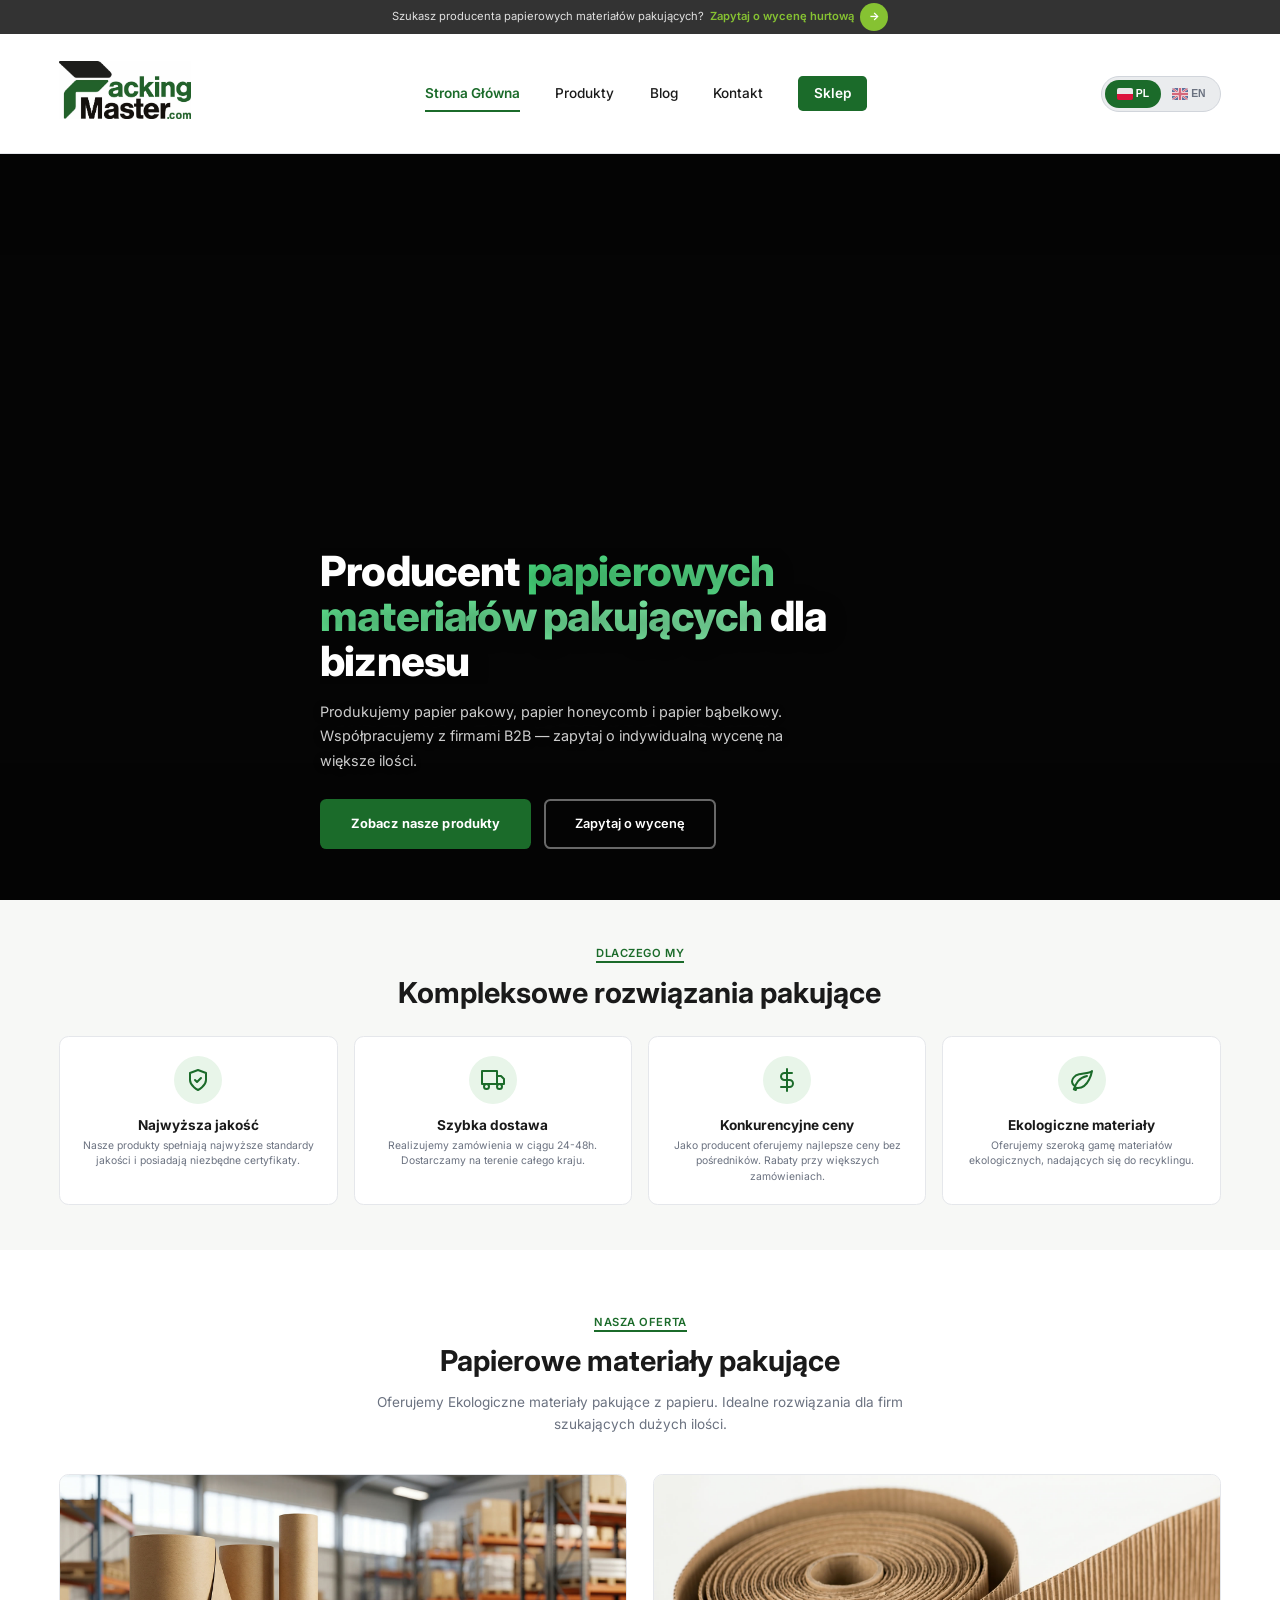
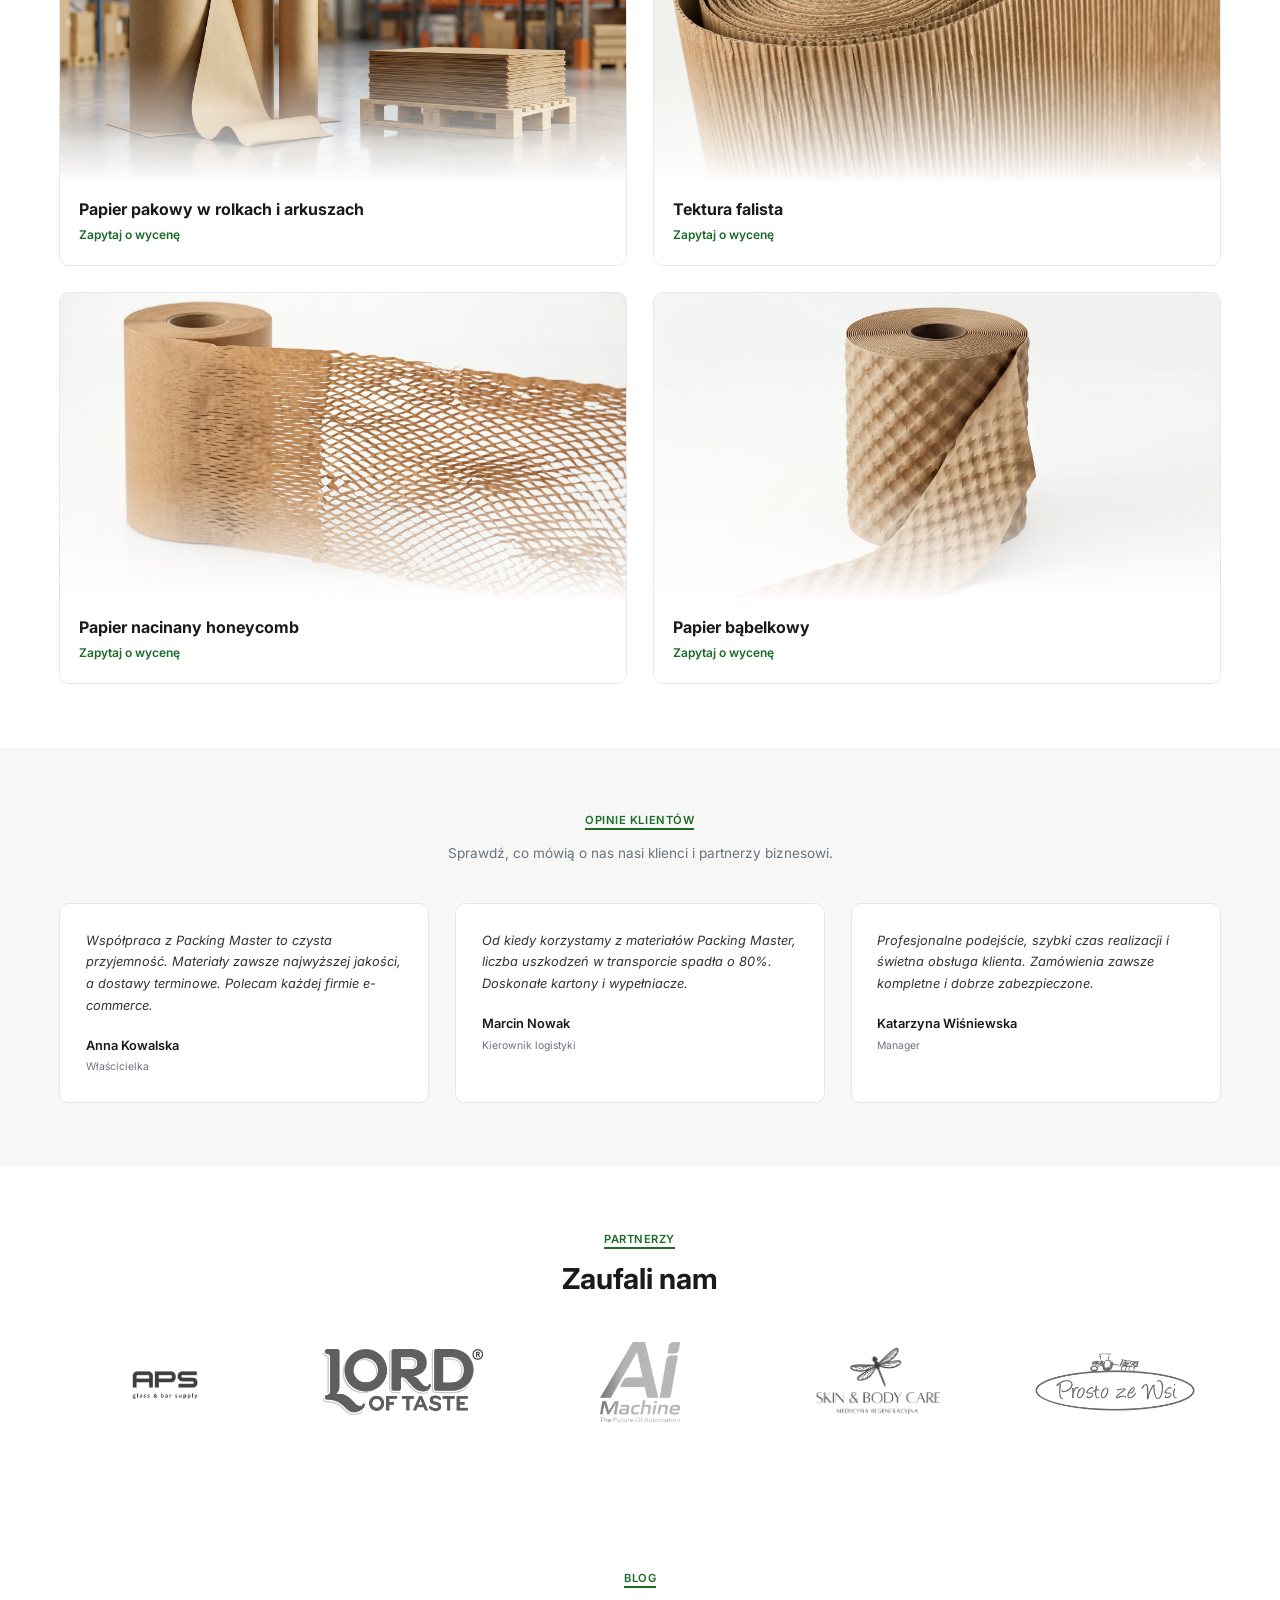
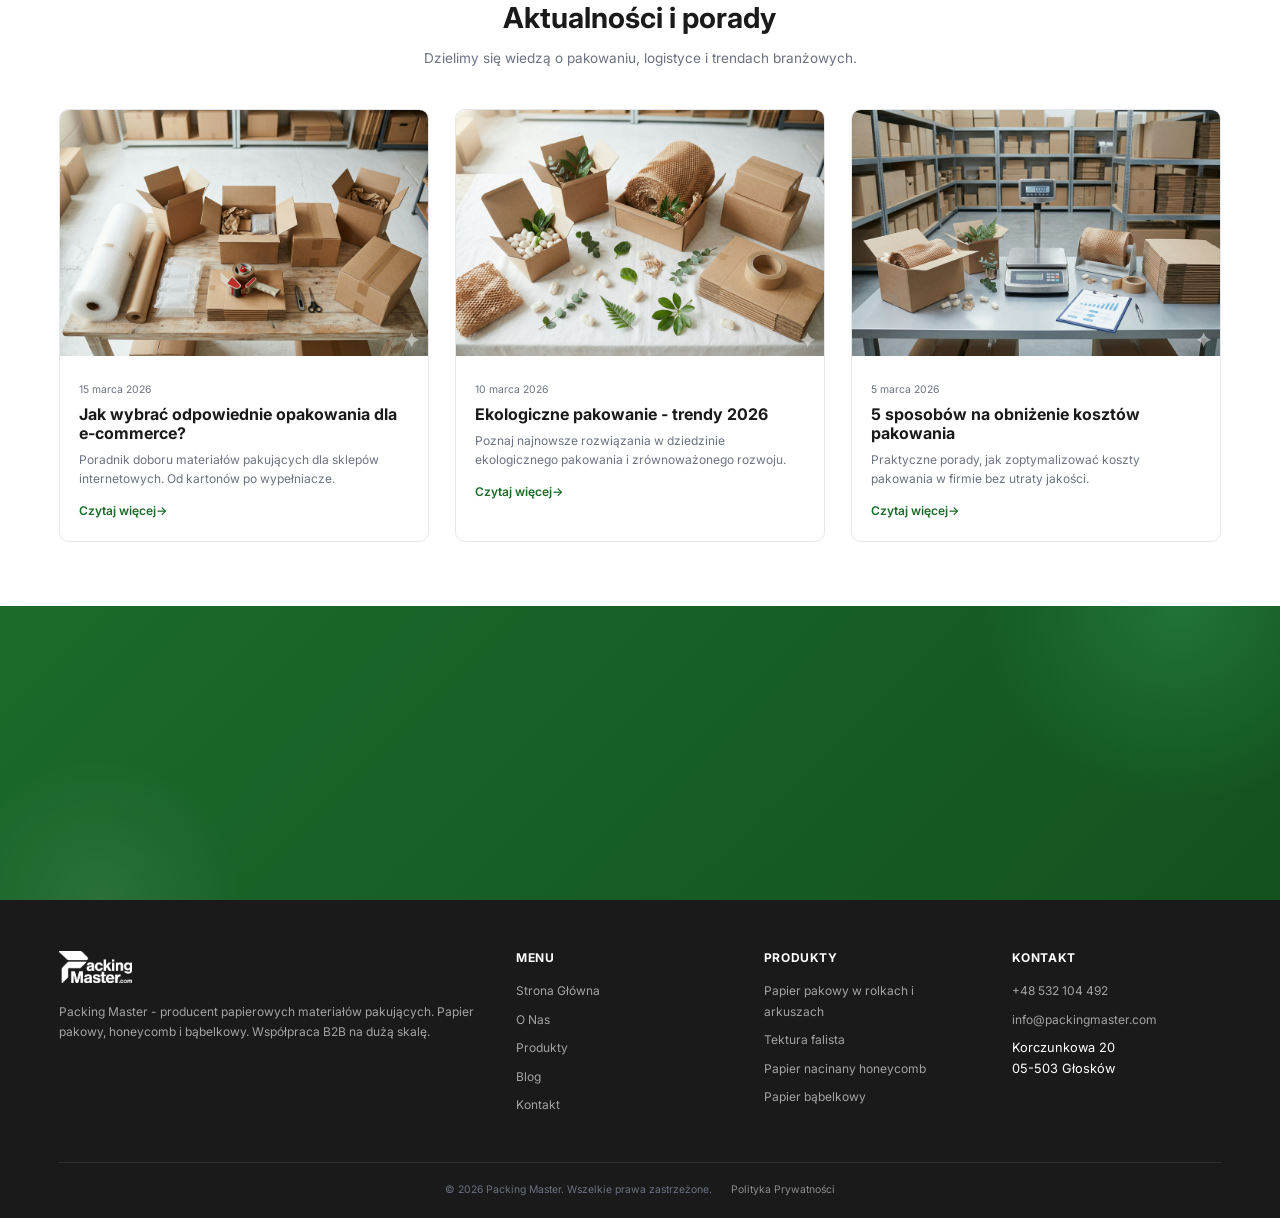
<file: index.html>
<!DOCTYPE html>
<html lang="pl">
<head>
  <meta charset="UTF-8">
  <meta name="viewport" content="width=device-width, initial-scale=1.0">
  <title>Packing Master - Profesjonalne materiały pakujące</title>
  <meta name="description" content="Packing Master - producent papierowych materiałów pakujących. Papier pakowy w rolkach i arkuszach, papier honeycomb, papier bąbelkowy. Współpraca B2B, wyceny hurtowe.">
  <meta name="keywords" content="papier pakowy, papier honeycomb, papier bąbelkowy, producent papieru pakowego, materiały pakujące B2B, papier w rolkach">
  <meta name="robots" content="index, follow">
  <link rel="canonical" href="https://packingmaster.com/">

  <!-- Open Graph -->
  <meta property="og:type" content="website">
  <meta property="og:title" content="Packing Master - Producent papierowych materiałów pakujących">
  <meta property="og:description" content="Producent papierowych materiałów pakujących. Papier pakowy, papier honeycomb, papier bąbelkowy. Współpraca B2B.">
  <meta property="og:url" content="https://packingmaster.com/">
  <meta property="og:site_name" content="Packing Master">
  <meta property="og:image" content="https://packingmaster.com/images/og-image.jpg">
  <meta property="og:locale" content="pl_PL">

  <!-- Twitter Card -->
  <meta name="twitter:card" content="summary_large_image">
  <meta name="twitter:title" content="Packing Master - Producent papierowych materiałów pakujących">
  <meta name="twitter:description" content="Producent papierowych materiałów pakujących. Papier pakowy, honeycomb, bąbelkowy. Współpraca B2B.">

  <!-- Favicon -->
  <link rel="icon" type="image/png" href="images/MałeLogo.png">

  <!-- Google Fonts -->
  <link rel="preconnect" href="https://fonts.googleapis.com">
  <link rel="preconnect" href="https://fonts.gstatic.com" crossorigin>
  <link href="https://fonts.googleapis.com/css2?family=Google+Sans:wght@300;400;500;600;700;800&family=Inter:wght@300;400;500;600;700;800&display=swap" rel="stylesheet">

  <!-- Styles -->
  <link rel="stylesheet" href="css/style.css">

  <!-- Structured Data -->
  <script type="application/ld+json">
  {
    "@context": "https://schema.org",
    "@type": "Organization",
    "name": "Packing Master",
    "url": "https://packingmaster.com",
    "logo": "https://packingmaster.com/images/logo.jpg",
    "description": "Producent i dostawca profesjonalnych materiałów pakujących.",
    "address": {
      "@type": "PostalAddress",
      "streetAddress": "Korczunkowa 20",
      "postalCode": "05-503",
      "addressLocality": "Głosków",
      "addressCountry": "PL"
    },
    "contactPoint": {
      "@type": "ContactPoint",
      "telephone": "+48-532-104-492",
      "contactType": "customer service",
      "availableLanguage": ["Polish", "English"]
    },
    "sameAs": []
  }
  </script>
</head>
<body>

<!-- Page Loader -->
<div class="page-loader">
  <div class="page-loader__inner">
    <img src="images/logo.jpg" alt="Loading..." class="page-loader__logo">
    <div class="page-loader__bar"></div>
  </div>
</div>
<div class="scroll-progress"></div>

  <!-- Top Bar -->
  <div class="topbar">
    <div class="container">
      <p><span class="topbar__text" data-i18n="topbar.text">Szukasz producenta papierowych materiałów pakujących?</span> <a href="contact.html" class="topbar__cta" data-i18n="topbar.cta">Zapytaj o wycenę hurtową</a> <a href="contact.html" class="topbar__arrow">→</a></p>
    </div>
  </div>

  <!-- ========== HEADER ========== -->
  <header class="header">
    <div class="container">
      <a href="index.html" class="header__logo">
        <img src="images/logo.jpg" alt="Packing Master">
      </a>
      <nav class="header__nav">
        <a href="index.html" class="active" data-i18n="nav.home">Strona Główna</a>
        <a href="products.html" data-i18n="nav.products">Produkty</a>
        <a href="blog.html" data-i18n="nav.blog">Blog</a>
        <a href="contact.html" data-i18n="nav.contact">Kontakt</a>
        <a href="https://sklep.packingmaster.com" target="_blank" rel="noopener" data-i18n="nav.shop" class="header__nav-shop">Sklep</a>
      </nav>
      <div class="header__actions">
        <div class="lang-switcher">
          <div class="lang-switcher__track" data-active="pl">
            <div class="lang-switcher__indicator"></div>
            <button class="lang-switcher__option active" data-lang="pl">
              <svg class="lang-switcher__flag" viewBox="0 0 16 12"><rect width="16" height="6" fill="#E8E8E8"/><rect y="6" width="16" height="6" fill="#DC143C"/></svg> PL
            </button>
            <button class="lang-switcher__option" data-lang="en">
              <svg class="lang-switcher__flag" viewBox="0 0 16 12"><rect width="16" height="12" fill="#012169"/><path d="M0 0L16 12M16 0L0 12" stroke="#fff" stroke-width="2"/><path d="M0 0L16 12M16 0L0 12" stroke="#C8102E" stroke-width="1.2"/><path d="M8 0V12M0 6H16" stroke="#fff" stroke-width="4"/><path d="M8 0V12M0 6H16" stroke="#C8102E" stroke-width="2.5"/></svg> EN
            </button>
          </div>
        </div>
      </div>
      <button class="hamburger" aria-label="Menu">
        <span></span><span></span><span></span>
      </button>
    </div>
  </header>
  <nav class="mobile-nav">
    <a href="index.html" data-i18n="nav.home">Strona Główna</a>
    <a href="products.html" data-i18n="nav.products">Produkty</a>
    <a href="blog.html" data-i18n="nav.blog">Blog</a>
    <a href="contact.html" data-i18n="nav.contact">Kontakt</a>
    <a href="https://sklep.packingmaster.com" target="_blank" rel="noopener" data-i18n="nav.shop" class="mobile-nav__shop">Sklep</a>
    <div class="lang-switcher">
      <div class="lang-switcher__track" data-active="pl">
        <div class="lang-switcher__indicator"></div>
        <button class="lang-switcher__option active" data-lang="pl">
          <svg class="lang-switcher__flag" viewBox="0 0 16 12"><rect width="16" height="6" fill="#E8E8E8"/><rect y="6" width="16" height="6" fill="#DC143C"/></svg> PL
        </button>
        <button class="lang-switcher__option" data-lang="en">
          <svg class="lang-switcher__flag" viewBox="0 0 16 12"><rect width="16" height="12" fill="#012169"/><path d="M0 0L16 12M16 0L0 12" stroke="#fff" stroke-width="2"/><path d="M0 0L16 12M16 0L0 12" stroke="#C8102E" stroke-width="1.2"/><path d="M8 0V12M0 6H16" stroke="#fff" stroke-width="4"/><path d="M8 0V12M0 6H16" stroke="#C8102E" stroke-width="2.5"/></svg> EN
        </button>
      </div>
    </div>
  </nav>

  <main>

    <!-- ========== HERO ========== -->
    <section class="hero hero--video">
      <div class="hero__video-bg">
        <video autoplay muted loop playsinline>
          <source src="images/hero-video.mp4" type="video/mp4">
        </video>
      </div>
      <div class="hero__overlay"></div>
      <div class="container hero__container">
        <div class="hero__content">
          <h1 data-i18n="hero.title">Producent <span>papierowych materiałów pakujących</span> dla biznesu</h1>
          <p data-i18n="hero.subtitle">Produkujemy papier pakowy, papier honeycomb i papier bąbelkowy. Współpracujemy z firmami B2B — zapytaj o indywidualną wycenę na większe ilości.</p>
          <div class="hero__buttons">
            <a href="products.html" class="btn btn-primary" data-i18n="hero.cta1">Zobacz nasze produkty</a>
            <a href="contact.html" class="btn btn-outline" data-i18n="hero.cta2">Zapytaj o wycenę</a>
          </div>
        </div>
      </div>
    </section>

    <!-- ========== BENEFITS ========== -->
    <section class="benefits">
      <div class="container">
        <span class="section-label" data-i18n="benefits.label" data-animate="fade-up">Dlaczego my</span>
        <h2 data-i18n="benefits.title" data-animate="fade-up" data-delay="100">Kompleksowe rozwiązania pakujące</h2>
        <div class="benefits__grid" data-stagger>
          <div class="benefit-card">
            <div class="benefit-card__icon">
              <svg width="24" height="24" viewBox="0 0 24 24" fill="none" stroke="currentColor" stroke-width="2" stroke-linecap="round" stroke-linejoin="round">
                <path d="M12 22s8-4 8-10V5l-8-3-8 3v7c0 6 8 10 8 10z"/>
                <path d="M9 12l2 2 4-4"/>
              </svg>
            </div>
            <h3 data-i18n="benefits.1.title">Najwyższa jakość</h3>
            <p data-i18n="benefits.1.desc">Produkty spełniające najwyższe standardy z niezbędnymi certyfikatami.</p>
          </div>
          <div class="benefit-card">
            <div class="benefit-card__icon">
              <svg width="24" height="24" viewBox="0 0 24 24" fill="none" stroke="currentColor" stroke-width="2" stroke-linecap="round" stroke-linejoin="round">
                <rect x="1" y="3" width="15" height="13"/>
                <polygon points="16 8 20 8 23 11 23 16 16 16 16 8"/>
                <circle cx="5.5" cy="18.5" r="2.5"/>
                <circle cx="18.5" cy="18.5" r="2.5"/>
              </svg>
            </div>
            <h3 data-i18n="benefits.2.title">Szybka dostawa</h3>
            <p data-i18n="benefits.2.desc">Realizacja zamówień w 24-48h. Dostawa na terenie całego kraju.</p>
          </div>
          <div class="benefit-card">
            <div class="benefit-card__icon">
              <svg width="24" height="24" viewBox="0 0 24 24" fill="none" stroke="currentColor" stroke-width="2" stroke-linecap="round" stroke-linejoin="round">
                <line x1="12" y1="1" x2="12" y2="23"/>
                <path d="M17 5H9.5a3.5 3.5 0 000 7h5a3.5 3.5 0 010 7H6"/>
              </svg>
            </div>
            <h3 data-i18n="benefits.3.title">Konkurencyjne ceny</h3>
            <p data-i18n="benefits.3.desc">Najlepsze ceny bez pośredników. Rabaty przy większych zamówieniach.</p>
          </div>
          <div class="benefit-card">
            <div class="benefit-card__icon">
              <svg width="24" height="24" viewBox="0 0 24 24" fill="none" stroke="currentColor" stroke-width="2" stroke-linecap="round" stroke-linejoin="round">
                <path d="M17 8C8 10 5.9 16.17 3.82 21.34l1.89.66.95-2.3c.48.17.98.3 1.34.3C19 20 22 3 22 3c-1 2-8 2.25-13 3.25S2 11.5 2 13.5s1.75 3.75 1.75 3.75"/>
              </svg>
            </div>
            <h3 data-i18n="benefits.4.title">Ekologiczne materiały</h3>
            <p data-i18n="benefits.4.desc">Szeroka gama materiałów ekologicznych, nadających się do recyklingu.</p>
          </div>
        </div>
      </div>
    </section>

    <!-- ========== PRODUCTS ========== -->
    <section class="products">
      <div class="container">
        <span class="section-label" data-i18n="products.label" data-animate="fade-up">Nasza Oferta</span>
        <h2 data-i18n="products.title" data-animate="fade-up" data-delay="100">Papierowe materiały pakujące</h2>
        <p class="section-subtitle" data-i18n="products.subtitle" data-animate="fade-up" data-delay="200">Oferujemy Ekologiczne materiały pakujące z papieru. Idealne rozwiązania dla firm szukających dużych ilości.</p>
        <div class="products__grid" data-stagger>
          <div class="product-card">
            <div class="product-card__img-wrap">
                <img src="images/nowa1.jpg" alt="Papier pakowy w rolkach i arkuszach" loading="lazy">
                <div class="product-card__overlay">
                  <p>Oferujemy papier kraft, testliner i fluting jako praktyczne i ekonomiczne rozwiązanie do zabezpieczania produktów w transporcie, magazynowaniu i podczas przygotowania wysyłek.</p>
                  <p>To materiały chętnie wybierane przez firmy produkcyjne, sklepy internetowe, centra logistyczne, branżę meblową oraz lakiernie samochodowe.</p>
                  <p>Nasze papiery sprawdzają się jako wypełniacz paczek, materiał ochronny, przekładki oraz zabezpieczenie powierzchni narażonych na zarysowania, zabrudzenia i uszkodzenia mechaniczne.</p>
                  <p>Dostarczamy je w rolkach i arkuszach, w formatach dopasowanych do potrzeb klientów biznesowych.</p>
                </div>
              </div>
            <div class="product-card__content">
              <h3 data-i18n="products.1.title">Papier pakowy w rolkach i arkuszach</h3>
              <p data-i18n="products.1.desc">Oferujemy papier kraft, testliner i fluting jako praktyczne i ekonomiczne rozwiązanie do zabezpieczania produktów w transporcie, magazynowaniu i podczas przygotowania wysyłek. To materiały chętnie wybierane przez firmy produkcyjne, sklepy internetowe, centra logistyczne, branżę meblową oraz lakiernie samochodowe.<br><br>Nasze papiery sprawdzają się jako wypełniacz paczek, materiał ochronny, przekładki oraz zabezpieczenie powierzchni narażonych na zarysowania, zabrudzenia i uszkodzenia mechaniczne. Dostarczamy je w rolkach i arkuszach, w formatach dopasowanych do potrzeb klientów biznesowych.</p>
              <a href="contact.html" class="product-card__link" data-i18n="products.more">Zapytaj o wycenę</a>
            </div>
          </div>
          <div class="product-card">
            <div class="product-card__img-wrap">
                <img src="images/falista.jpg" alt="Tektura falista" loading="lazy">
                <div class="product-card__overlay">
                  <p>Praktyczny materiał do pakowania, przekładania i zabezpieczania towaru podczas transportu oraz magazynowania.</p>
                  <p>Tektura falista skutecznie chroni produkty przed zarysowaniami, otarciami i drobnymi uszkodzeniami mechanicznymi.</p>
                  <p>Doskonale sprawdza się przy zabezpieczaniu mebli, elementów szklanych, ceramiki, części, paczek oraz innych produktów wymagających dodatkowej ochrony.</p>
                  <p>To wygodne i ekonomiczne rozwiązanie dla magazynów, firm wysyłkowych, sklepów internetowych i branży produkcyjnej.</p>
                </div>
              </div>
            <div class="product-card__content">
              <h3 data-i18n="products.2.title">Tektura falista</h3>
              <p data-i18n="products.2.desc">Papier pakowy w rolkach o różnych gramaturach i szerokościach. Ekonomiczne rozwiązanie do ciągłego pakowania w linii produkcyjnej.</p>
              <a href="contact.html" class="product-card__link" data-i18n="products.more">Zapytaj o wycenę</a>
            </div>
          </div>
          <div class="product-card">
            <div class="product-card__img-wrap">
                <img src="images/honeycomb.jpg" alt="Papier nacinany honeycomb" loading="lazy">
                <div class="product-card__overlay">
                  <p>Papier nacinany honeycomb kraft w rolkach to nowoczesny i wytrzymały papier do pakowania oraz zabezpieczania delikatnych produktów w transporcie i wysyłce.</p>
                  <p>Dzięki strukturze plastra miodu doskonale sprawdza się jako papier zabezpieczający do szkła, porcelany, ceramiki, kosmetyków, świec, produktów dekoracyjnych i innych kruchych towarów.</p>
                  <p>Skutecznie chroni przed stłuczeniem, zarysowaniem i uszkodzeniem, a jednocześnie przyspiesza codzienne pakowanie przesyłek.</p>
                  <p>Oferujemy papier honeycomb kraft 70 i 80 g/m² w rolkach o szerokości 20, 30, 40 i 50 cm oraz długości 25, 50, 100 i 250 m. To praktyczne rozwiązanie dla sklepów internetowych, firm wysyłkowych, pracowni handmade, drogerii, sklepów z ceramiką oraz sprzedawców produktów delikatnych.</p>
                </div>
              </div>
            <div class="product-card__content">
              <h3 data-i18n="products.3.title">Papier nacinany honeycomb</h3>
              <p data-i18n="products.3.desc">Innowacyjny papier z nacięciami tworzącymi strukturę plastra miodu. Elastyczny, ekologiczny i doskonale amortyzujący wstrząsy.</p>
              <a href="contact.html" class="product-card__link" data-i18n="products.more">Zapytaj o wycenę</a>
            </div>
          </div>
          <div class="product-card">
            <div class="product-card__img-wrap">
                <img src="images/bombelek.jpg" alt="Papier bąbelkowy" loading="lazy">
                <div class="product-card__overlay">
                  <p>Papierowa alternatywa dla folii bąbelkowej, przeznaczona do pakowania i zabezpieczania delikatnych produktów w transporcie, magazynowaniu i podczas przygotowania wysyłek.</p>
                  <p>Dzięki swojej tłoczonej strukturze skutecznie chroni przed zarysowaniami, otarciami i uszkodzeniami mechanicznymi, zapewniając produktom bezpieczne dotarcie do odbiorcy.</p>
                  <p>Doskonale sprawdza się przy pakowaniu szkła, ceramiki, porcelany, kosmetyków, świec, dekoracji i innych kruchych towarów. To rozwiązanie chętnie wybierane przez sklepy internetowe, firmy wysyłkowe, pracownie rękodzielnicze oraz branżę dekoracyjną.</p>
                  <p>W 100% papierowy, w pełni biodegradowalny, a po użyciu nadaje się do recyklingu — ekologiczna i odpowiedzialna ochrona produktów.</p>
                </div>
              </div>
            <div class="product-card__content">
              <h3 data-i18n="products.4.title">Papier bąbelkowy</h3>
              <p data-i18n="products.4.desc">Papierowa alternatywa dla folii bąbelkowej. W 100% z papieru, w pełni recyklingowalny, zapewnia skuteczną ochronę przed uszkodzeniami.</p>
              <a href="contact.html" class="product-card__link" data-i18n="products.more">Zapytaj o wycenę</a>
            </div>
          </div>
        </div>
      </div>
    </section>

    <!-- ========== TESTIMONIALS ========== -->
    <section class="testimonials">
      <div class="container">
        <span class="section-label" data-i18n="testimonials.label" data-animate="fade-up">Opinie klientów</span>
        <p class="section-subtitle" data-i18n="testimonials.subtitle" data-animate="fade-up" data-delay="200">Sprawdź, co mówią o nas nasi klienci i partnerzy biznesowi.</p>
        <div class="testimonials__grid" data-stagger>
          <div class="testimonial-card">
            <p class="testimonial-card__text" data-i18n="testimonials.1.text">Współpraca z Packing Master to czysta przyjemność. Materiały zawsze najwyższej jakości, a dostawy terminowe. Polecam każdej firmie e-commerce.</p>
            <div class="testimonial-card__author">
              <div>
                <strong data-i18n="testimonials.1.name">Anna Kowalska</strong>
                <span data-i18n="testimonials.1.role">Właścicielka</span>
              </div>
            </div>
          </div>
          <div class="testimonial-card">
            <p class="testimonial-card__text" data-i18n="testimonials.2.text">Od kiedy korzystamy z materiałów Packing Master, liczba uszkodzeń w transporcie spadła o 80%. Doskonałe kartony i wypełniacze.</p>
            <div class="testimonial-card__author">
              <div>
                <strong data-i18n="testimonials.2.name">Marcin Nowak</strong>
                <span data-i18n="testimonials.2.role">Kierownik logistyki</span>
              </div>
            </div>
          </div>
          <div class="testimonial-card">
            <p class="testimonial-card__text" data-i18n="testimonials.3.text">Profesjonalne podejście, szybki czas realizacji i świetna obsługa klienta. Zamówienia zawsze kompletne i dobrze zabezpieczone.</p>
            <div class="testimonial-card__author">
              <div>
                <strong data-i18n="testimonials.3.name">Katarzyna Wiśniewska</strong>
                <span data-i18n="testimonials.3.role">Manager</span>
              </div>
            </div>
          </div>
        </div>
      </div>
    </section>

    <!-- ========== PARTNERS ========== -->
    <section class="partners">
      <div class="container">
        <span class="section-label" data-i18n="partners.label" data-animate="fade-up">Partnerzy</span>
        <h2 data-i18n="partners.title" data-animate="fade-up" data-delay="100">Zaufali nam</h2>
        <div class="partners__grid" data-stagger>
          <div class="partner-logo"><img src="images/logopartner.png" alt="APS Glass & Bar Supply"></div>
          <div class="partner-logo"><img src="images/logopartner2.jpg" alt="Lord of Taste"></div>
          <div class="partner-logo"><img src="images/logopartner3.png" alt="Ai Machine"></div>
          <div class="partner-logo"><img src="images/logopartner4.jpg" alt="Skin & Body Care"></div>
          <div class="partner-logo"><img src="images/logopartner5.jpg" alt="Prosto ze Wsi"></div>
        </div>
      </div>
    </section>

    <!-- ========== BLOG ========== -->
    <section class="blog-preview">
      <div class="container">
        <span class="section-label" data-i18n="blog.label" data-animate="fade-up">Blog</span>
        <h2 data-i18n="blog.title" data-animate="fade-up" data-delay="100">Aktualności i porady</h2>
        <p class="section-subtitle" data-i18n="blog.subtitle" data-animate="fade-up" data-delay="200">Dzielimy się wiedzą o pakowaniu, logistyce i trendach branżowych.</p>
        <div class="blog-preview__grid" data-stagger>
          <article class="blog-card">
            <a href="blog1.html"><img src="images/blog1.jpg" alt="Opakowania dla e-commerce" loading="lazy"></a>
            <div class="blog-card__content">
              <span class="blog-card__date" data-i18n="blog.1.date">15 marca 2026</span>
              <h3><a href="blog1.html" data-i18n="blog.1.title">Jak wybrać odpowiednie opakowania dla e-commerce?</a></h3>
              <p data-i18n="blog.1.desc">Poradnik doboru materiałów pakujących dla sklepów internetowych. Od kartonów po wypełniacze.</p>
              <a href="blog1.html" class="blog-card__link" data-i18n="blog.read">Czytaj więcej</a>
            </div>
          </article>
          <article class="blog-card">
            <a href="blog2.html"><img src="images/blog2.jpg" alt="Ekologiczne pakowanie" loading="lazy"></a>
            <div class="blog-card__content">
              <span class="blog-card__date" data-i18n="blog.2.date">10 marca 2026</span>
              <h3><a href="blog2.html" data-i18n="blog.2.title">Ekologiczne pakowanie - trendy 2026</a></h3>
              <p data-i18n="blog.2.desc">Poznaj najnowsze rozwiązania w dziedzinie ekologicznego pakowania i zrównoważonego rozwoju.</p>
              <a href="blog2.html" class="blog-card__link" data-i18n="blog.read">Czytaj więcej</a>
            </div>
          </article>
          <article class="blog-card">
            <a href="blog3.html"><img src="images/blog3.jpg" alt="Obniżenie kosztów pakowania" loading="lazy"></a>
            <div class="blog-card__content">
              <span class="blog-card__date" data-i18n="blog.3.date">5 marca 2026</span>
              <h3><a href="blog3.html" data-i18n="blog.3.title">5 sposobów na obniżenie kosztów pakowania</a></h3>
              <p data-i18n="blog.3.desc">Praktyczne porady, jak zoptymalizować koszty pakowania w firmie bez utraty jakości.</p>
              <a href="blog3.html" class="blog-card__link" data-i18n="blog.read">Czytaj więcej</a>
            </div>
          </article>
        </div>
      </div>
    </section>

    <!-- ========== CTA ========== -->
    <section class="cta">
      <div class="container">
        <h2 data-i18n="cta.title" data-animate="fade-up">Szukasz producenta na stałą współpracę?</h2>
        <p data-i18n="cta.subtitle" data-animate="fade-up" data-delay="100">Skontaktuj się z nami i otrzymaj indywidualną wycenę dostosowaną do wielkości Twojego zamówienia.</p>
        <a href="contact.html" class="btn btn-primary" data-i18n="cta.button" data-animate="zoom-in" data-delay="200">Zapytaj o wycenę</a>
      </div>
    </section>

  </main>

  <!-- ========== FOOTER ========== -->
  <footer class="footer">
    <div class="container">
      <div class="footer__grid">
        <div class="footer__brand">
          <img src="images/Czarno-bale-logo.png" alt="Packing Master">
          <p data-i18n="footer.desc">Packing Master - producent papierowych materiałów pakujących. Papier pakowy, honeycomb i bąbelkowy. Współpraca B2B na dużą skalę.</p>
        </div>
        <div>
          <h5 data-i18n="footer.menu">Menu</h5>
          <ul>
            <li><a href="index.html" data-i18n="nav.home">Strona Główna</a></li>
            <li><a href="about.html" data-i18n="nav.about">O Nas</a></li>
            <li><a href="products.html" data-i18n="nav.products">Produkty</a></li>
            <li><a href="blog.html" data-i18n="nav.blog">Blog</a></li>
            <li><a href="contact.html" data-i18n="nav.contact">Kontakt</a></li>
          </ul>
        </div>
        <div>
          <h5 data-i18n="footer.products">Produkty</h5>
          <ul>
            <li><a href="products.html" data-i18n="products.1.title">Papier pakowy w rolkach i arkuszach</a></li>
            <li><a href="products.html" data-i18n="products.2.title">Papier pakowy w rolkach</a></li>
            <li><a href="products.html" data-i18n="products.3.title">Papier nacinany honeycomb</a></li>
            <li><a href="products.html" data-i18n="products.4.title">Papier bąbelkowy</a></li>
          </ul>
        </div>
        <div>
          <h5 data-i18n="footer.contact">Kontakt</h5>
          <ul>
            <li><a href="tel:+48532104492">+48 532 104 492</a></li>
            <li><a href="mailto:info@packingmaster.com">info@packingmaster.com</a></li>
            <li>Korczunkowa 20<br>05-503 Głosków</li>
          </ul>
        </div>
      </div>
      <div class="footer__bottom">
        <p data-i18n="footer.copyright">&copy; 2026 Packing Master. Wszelkie prawa zastrzeżone.</p>
        <a href="privacy.html" data-i18n="footer.privacy">Polityka Prywatności</a>
      </div>
    </div>
  </footer>

  <!-- Scripts -->
  <script src="js/i18n.js?v=5"></script>
  <script src="js/main.js?v=5"></script>
</body>
</html>
</file>
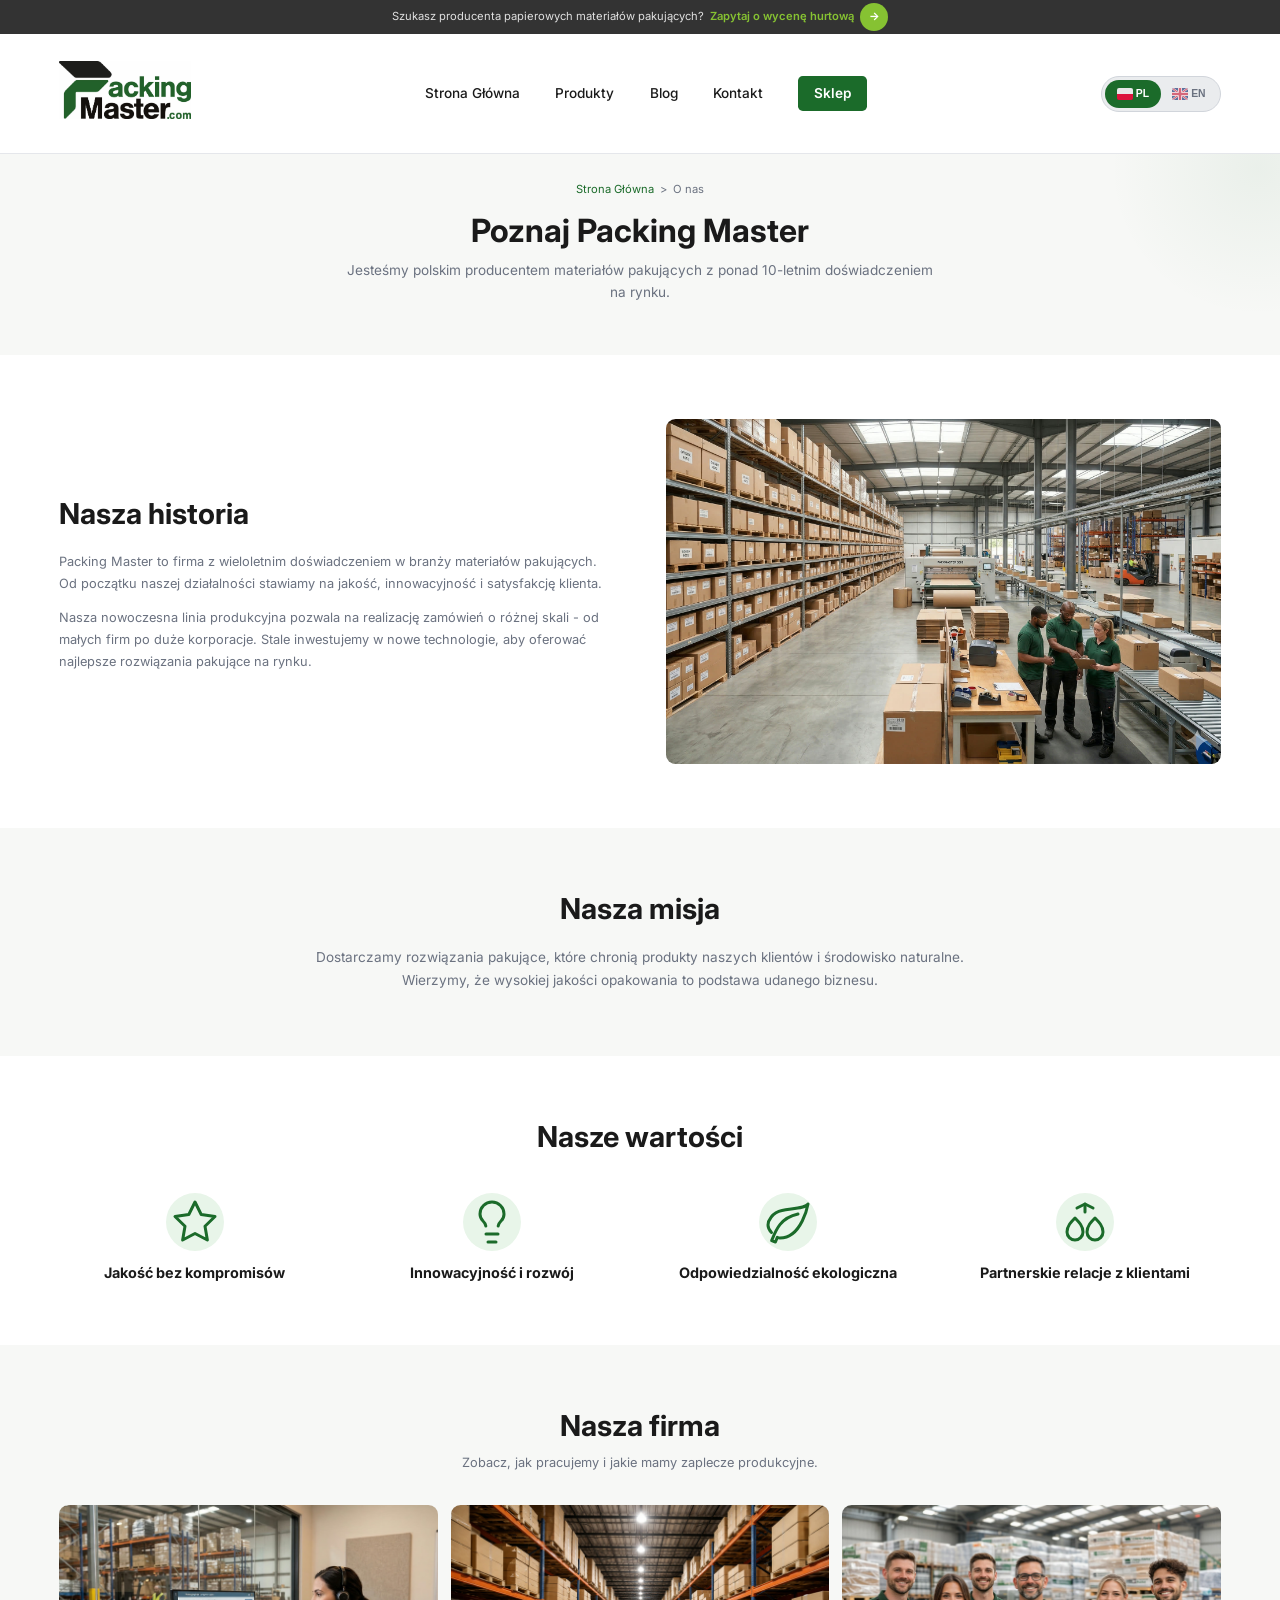
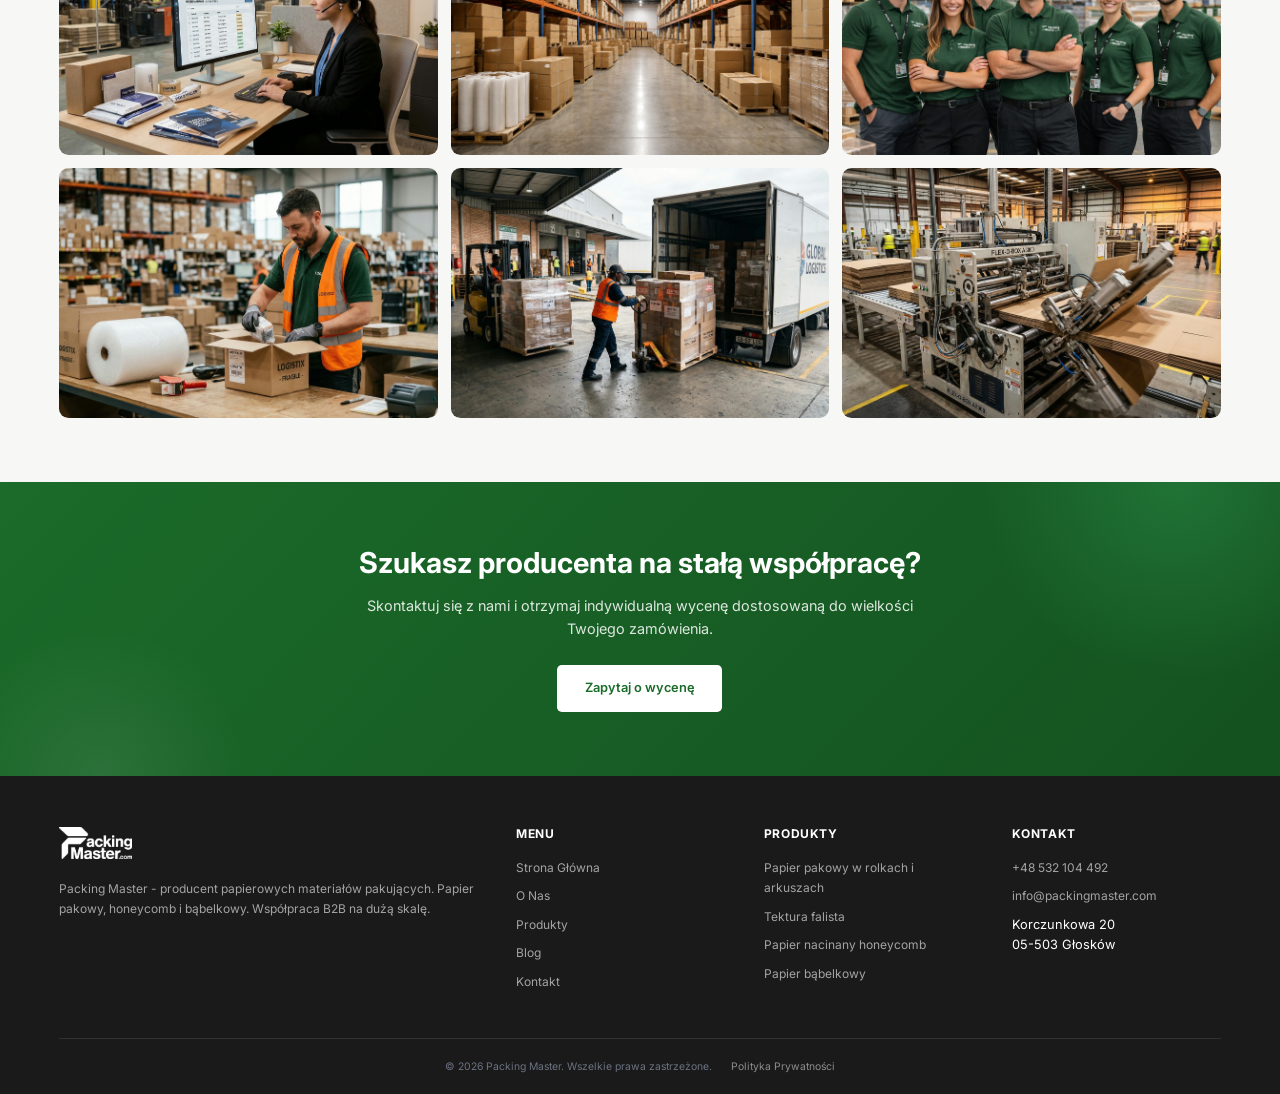
<file: about.html>
<!DOCTYPE html>
<html lang="pl">
<head>
  <meta charset="UTF-8">
  <meta name="viewport" content="width=device-width, initial-scale=1.0">
  <meta name="description" content="Packing Master - poznaj naszą historię, misję i wartości. Producent profesjonalnych materiałów pakujących z ponad 10-letnim doświadczeniem.">
  <meta name="keywords" content="Packing Master, o nas, materiały pakujące, producent opakowań, historia firmy, misja, wartości">
  <meta name="author" content="Packing Master">
  <meta name="robots" content="index, follow">
  <meta property="og:title" content="O Nas - Packing Master">
  <meta property="og:description" content="Poznaj historię, misję i wartości Packing Master - producenta profesjonalnych materiałów pakujących.">
  <meta property="og:type" content="website">
  <meta property="og:url" content="https://packingmaster.com/about.html">
  <meta property="og:image" content="https://packingmaster.com/images/logo.jpg">
  <meta name="twitter:card" content="summary_large_image">
  <meta name="twitter:title" content="O Nas - Packing Master">
  <meta name="twitter:description" content="Poznaj historię, misję i wartości Packing Master - producenta profesjonalnych materiałów pakujących.">
  <link rel="canonical" href="https://packingmaster.com/about.html">
  <title>O Nas - Packing Master</title>
  <link rel="icon" type="image/png" href="images/MałeLogo.png">
  <link rel="preconnect" href="https://fonts.googleapis.com">
  <link rel="preconnect" href="https://fonts.gstatic.com" crossorigin>
  <link href="https://fonts.googleapis.com/css2?family=Google+Sans:wght@300;400;500;600;700;800&family=Inter:wght@300;400;500;600;700;800&display=swap" rel="stylesheet">
  <link rel="stylesheet" href="css/style.css">
</head>
<body>

<!-- Page Loader -->
<div class="page-loader">
  <div class="page-loader__inner">
    <img src="images/logo.jpg" alt="Loading..." class="page-loader__logo">
    <div class="page-loader__bar"></div>
  </div>
</div>
<div class="scroll-progress"></div>

  <!-- Top Bar -->
  <div class="topbar">
    <div class="container">
      <p><span class="topbar__text" data-i18n="topbar.text">Szukasz producenta papierowych materiałów pakujących?</span> <a href="contact.html" class="topbar__cta" data-i18n="topbar.cta">Zapytaj o wycenę hurtową</a> <a href="contact.html" class="topbar__arrow">→</a></p>
    </div>
  </div>

  <!-- Header -->
  <header class="header">
    <div class="container">
      <a href="index.html" class="header__logo">
        <img src="images/logo.jpg" alt="Packing Master">
      </a>
      <nav class="header__nav">
        <a href="index.html" data-i18n="nav.home">Strona Główna</a>
        <a href="products.html" data-i18n="nav.products">Produkty</a>
        <a href="blog.html" data-i18n="nav.blog">Blog</a>
        <a href="contact.html" data-i18n="nav.contact">Kontakt</a>
        <a href="https://sklep.packingmaster.com" target="_blank" rel="noopener" data-i18n="nav.shop" class="header__nav-shop">Sklep</a>
      </nav>
      <div class="header__actions">
        <div class="lang-switcher">
          <div class="lang-switcher__track" data-active="pl">
            <div class="lang-switcher__indicator"></div>
            <button class="lang-switcher__option active" data-lang="pl">
              <svg class="lang-switcher__flag" viewBox="0 0 16 12"><rect width="16" height="6" fill="#E8E8E8"/><rect y="6" width="16" height="6" fill="#DC143C"/></svg> PL
            </button>
            <button class="lang-switcher__option" data-lang="en">
              <svg class="lang-switcher__flag" viewBox="0 0 16 12"><rect width="16" height="12" fill="#012169"/><path d="M0 0L16 12M16 0L0 12" stroke="#fff" stroke-width="2"/><path d="M0 0L16 12M16 0L0 12" stroke="#C8102E" stroke-width="1.2"/><path d="M8 0V12M0 6H16" stroke="#fff" stroke-width="4"/><path d="M8 0V12M0 6H16" stroke="#C8102E" stroke-width="2.5"/></svg> EN
            </button>
          </div>
        </div>

      </div>
      <button class="hamburger" aria-label="Menu">
        <span></span><span></span><span></span>
      </button>
    </div>
  </header>
  <nav class="mobile-nav">
    <a href="index.html" data-i18n="nav.home">Strona Główna</a>
    <a href="products.html" data-i18n="nav.products">Produkty</a>
    <a href="blog.html" data-i18n="nav.blog">Blog</a>
    <a href="contact.html" data-i18n="nav.contact">Kontakt</a>
    <a href="https://sklep.packingmaster.com" target="_blank" rel="noopener" data-i18n="nav.shop" class="mobile-nav__shop">Sklep</a>
    <div class="lang-switcher">
      <div class="lang-switcher__track" data-active="pl">
        <div class="lang-switcher__indicator"></div>
        <button class="lang-switcher__option active" data-lang="pl">
          <svg class="lang-switcher__flag" viewBox="0 0 16 12"><rect width="16" height="6" fill="#E8E8E8"/><rect y="6" width="16" height="6" fill="#DC143C"/></svg> PL
        </button>
        <button class="lang-switcher__option" data-lang="en">
          <svg class="lang-switcher__flag" viewBox="0 0 16 12"><rect width="16" height="12" fill="#012169"/><path d="M0 0L16 12M16 0L0 12" stroke="#fff" stroke-width="2"/><path d="M0 0L16 12M16 0L0 12" stroke="#C8102E" stroke-width="1.2"/><path d="M8 0V12M0 6H16" stroke="#fff" stroke-width="4"/><path d="M8 0V12M0 6H16" stroke="#C8102E" stroke-width="2.5"/></svg> EN
        </button>
      </div>
    </div>
  </nav>

  <!-- Page Header -->
  <section class="page-header">
    <div class="container">
      <div class="page-header__breadcrumb">
        <a href="index.html" data-i18n="nav.home">Strona Główna</a> &gt; <span data-i18n="about.label">O Nas</span>
      </div>
      <h1 data-animate="fade-up" data-i18n="about.title">O Nas</h1>
      <p data-animate="fade-up" data-delay="100" data-i18n="about.subtitle">Poznaj historię i wartości Packing Master</p>
    </div>
  </section>

  <!-- Company Story -->
  <section class="about-story">
    <div class="container">
      <div class="about-story__grid">
        <div class="about-story__text">
          <h2 data-animate="fade-right" data-i18n="about.story.title">Nasza Historia</h2>
          <p data-animate="fade-right" data-delay="100" data-i18n="about.story.p1">Packing Master powstał z pasji do doskonałych rozwiązań pakujących. Od ponad dekady dostarczamy profesjonalne materiały pakujące dla firm w całej Polsce. Zaczynaliśmy jako mały zakład produkcyjny, a dziś jesteśmy jednym z wiodących dostawców w branży.</p>
          <p data-animate="fade-right" data-delay="200" data-i18n="about.story.p2">Nasze doświadczenie i zaangażowanie pozwoliły nam zbudować trwałe relacje z klientami, którzy cenią jakość, terminowość i indywidualne podejście. Nieustannie inwestujemy w nowoczesne technologie i ekologiczne rozwiązania, aby sprostać rosnącym wymaganiom rynku.</p>
        </div>
        <div class="about-story__image img-reveal">
          <img src="images/nasza-historia.jpg" alt="Packing Master - nasza historia">
        </div>
      </div>
    </div>
  </section>

  <!-- Mission -->
  <section class="about-mission">
    <div class="container">
      <h2 data-animate="fade-up" data-i18n="about.mission.title">Nasza Misja</h2>
      <p data-animate="fade-up" data-delay="100" data-i18n="about.mission.desc">Naszą misją jest dostarczanie najwyższej jakości materiałów pakujących, które chronią produkty naszych klientów i wspierają zrównoważony rozwój. Dążymy do bycia liderem innowacji w branży opakowaniowej, łącząc tradycję z nowoczesnością.</p>
    </div>
  </section>

  <!-- Values -->
  <section class="about-values">
    <div class="container">
      <h2 data-animate="fade-up" data-i18n="about.values.title">Nasze Wartości</h2>
      <div class="about-values__grid" data-stagger>
        <div class="about-values__item">
          <div class="about-values__icon">
            <svg width="48" height="48" viewBox="0 0 24 24" fill="none" stroke="currentColor" stroke-width="1.5" stroke-linecap="round" stroke-linejoin="round">
              <polygon points="12 2 15.09 8.26 22 9.27 17 14.14 18.18 21.02 12 17.77 5.82 21.02 7 14.14 2 9.27 8.91 8.26 12 2"/>
            </svg>
          </div>
          <h3 data-i18n="about.values.1">Jakość</h3>
        </div>
        <div class="about-values__item">
          <div class="about-values__icon">
            <svg width="48" height="48" viewBox="0 0 24 24" fill="none" stroke="currentColor" stroke-width="1.5" stroke-linecap="round" stroke-linejoin="round">
              <line x1="9" y1="18" x2="15" y2="18"/>
              <line x1="10" y1="22" x2="14" y2="22"/>
              <path d="M15.09 14c.18-.98.65-1.74 1.41-2.5A4.65 4.65 0 0018 8 6 6 0 006 8c0 1 .23 2.23 1.5 3.5A4.61 4.61 0 018.91 14"/>
            </svg>
          </div>
          <h3 data-i18n="about.values.2">Innowacyjność</h3>
        </div>
        <div class="about-values__item">
          <div class="about-values__icon">
            <svg width="48" height="48" viewBox="0 0 24 24" fill="none" stroke="currentColor" stroke-width="1.5" stroke-linecap="round" stroke-linejoin="round">
              <path d="M17 8C8 10 5.9 16.17 3.82 21.34l1.89.66.95-2.3c.48.17.98.3 1.34.3C19 20 22 3 22 3c-1 2-8 2.25-13 3.25S2 11.5 2 13.5s1.75 3.75 1.75 3.75"/>
            </svg>
          </div>
          <h3 data-i18n="about.values.3">Ekologia</h3>
        </div>
        <div class="about-values__item">
          <div class="about-values__icon">
            <svg width="48" height="48" viewBox="0 0 24 24" fill="none" stroke="currentColor" stroke-width="1.5" stroke-linecap="round" stroke-linejoin="round">
              <path d="M11 17a4 4 0 01-8 0c0-3 2-5 4-7 2 2 4 4 4 7z"/>
              <path d="M21 17a4 4 0 01-8 0c0-3 2-5 4-7 2 2 4 4 4 7z"/>
              <path d="M12 7V3"/>
              <path d="M8 5l4-2 4 2"/>
            </svg>
          </div>
          <h3 data-i18n="about.values.4">Partnerstwo</h3>
        </div>
      </div>
    </div>
  </section>

  <!-- Gallery -->
  <section class="about-gallery">
    <div class="container">
      <h2 data-animate="fade-up" data-i18n="about.gallery.title">Nasza Firma</h2>
      <p data-animate="fade-up" data-delay="100" data-i18n="about.gallery.subtitle">Zobacz jak wygląda nasza praca od środka</p>
      <div class="about-gallery__grid" data-stagger>
        <img src="images/firma-1.jpg" alt="Biuro Packing Master">
        <img src="images/firma-2.jpg" alt="Galeria Packing Master 2">
        <img src="images/firma-3.jpg" alt="Galeria Packing Master 3">
        <img src="images/firma-4.jpg" alt="Galeria Packing Master 4">
        <img src="images/firma-5.jpg" alt="Galeria Packing Master 5">
        <img src="images/firma-6.jpg" alt="Galeria Packing Master 6">
      </div>
    </div>
  </section>

  <!-- CTA Section -->
  <section class="cta">
    <div class="container">
      <h2 data-animate="fade-up" data-i18n="cta.title">Gotowy na współpracę?</h2>
      <p data-animate="fade-up" data-delay="100" data-i18n="cta.subtitle">Zapytaj o wycenę hurtową i poznaj naszą ofertę materiałów pakujących</p>
      <a href="contact.html" class="btn btn-white" data-animate="zoom-in" data-delay="200" data-magnetic data-i18n="cta.button">Zapytaj o wycenę hurtową</a>
    </div>
  </section>

  <!-- Footer -->
  <footer class="footer">
    <div class="container">
      <div class="footer__grid">
        <div class="footer__brand">
          <img src="images/Czarno-bale-logo.png" alt="Packing Master">
          <p data-i18n="footer.desc">Packing Master - producent papierowych materiałów pakujących. Papier pakowy, honeycomb i bąbelkowy. Współpraca B2B na dużą skalę.</p>
        </div>
        <div>
          <h5 data-i18n="footer.menu">Menu</h5>
          <ul>
            <li><a href="index.html" data-i18n="nav.home">Strona Główna</a></li>
            <li><a href="about.html" data-i18n="nav.about">O Nas</a></li>
            <li><a href="products.html" data-i18n="nav.products">Produkty</a></li>
            <li><a href="blog.html" data-i18n="nav.blog">Blog</a></li>
            <li><a href="contact.html" data-i18n="nav.contact">Kontakt</a></li>
          </ul>
        </div>
        <div>
          <h5 data-i18n="footer.products">Produkty</h5>
          <ul>
            <li><a href="products.html" data-i18n="products.1.title">Papier pakowy w rolkach i arkuszach</a></li>
            <li><a href="products.html" data-i18n="products.2.title">Papier pakowy w rolkach</a></li>
            <li><a href="products.html" data-i18n="products.3.title">Papier nacinany honeycomb</a></li>
            <li><a href="products.html" data-i18n="products.4.title">Papier bąbelkowy</a></li>
          </ul>
        </div>
        <div>
          <h5 data-i18n="footer.contact">Kontakt</h5>
          <ul>
            <li><a href="tel:+48532104492">+48 532 104 492</a></li>
            <li><a href="mailto:info@packingmaster.com">info@packingmaster.com</a></li>
            <li>Korczunkowa 20<br>05-503 Głosków</li>
          </ul>
        </div>
      </div>
      <div class="footer__bottom">
        <p data-i18n="footer.copyright">© 2026 Packing Master. Wszelkie prawa zastrzeżone.</p>
        <a href="privacy.html" data-i18n="footer.privacy">Polityka Prywatności</a>
      </div>
    </div>
  </footer>

  <script src="js/i18n.js?v=5"></script>
  <script src="js/main.js?v=5"></script>
</body>
</html>
</file>
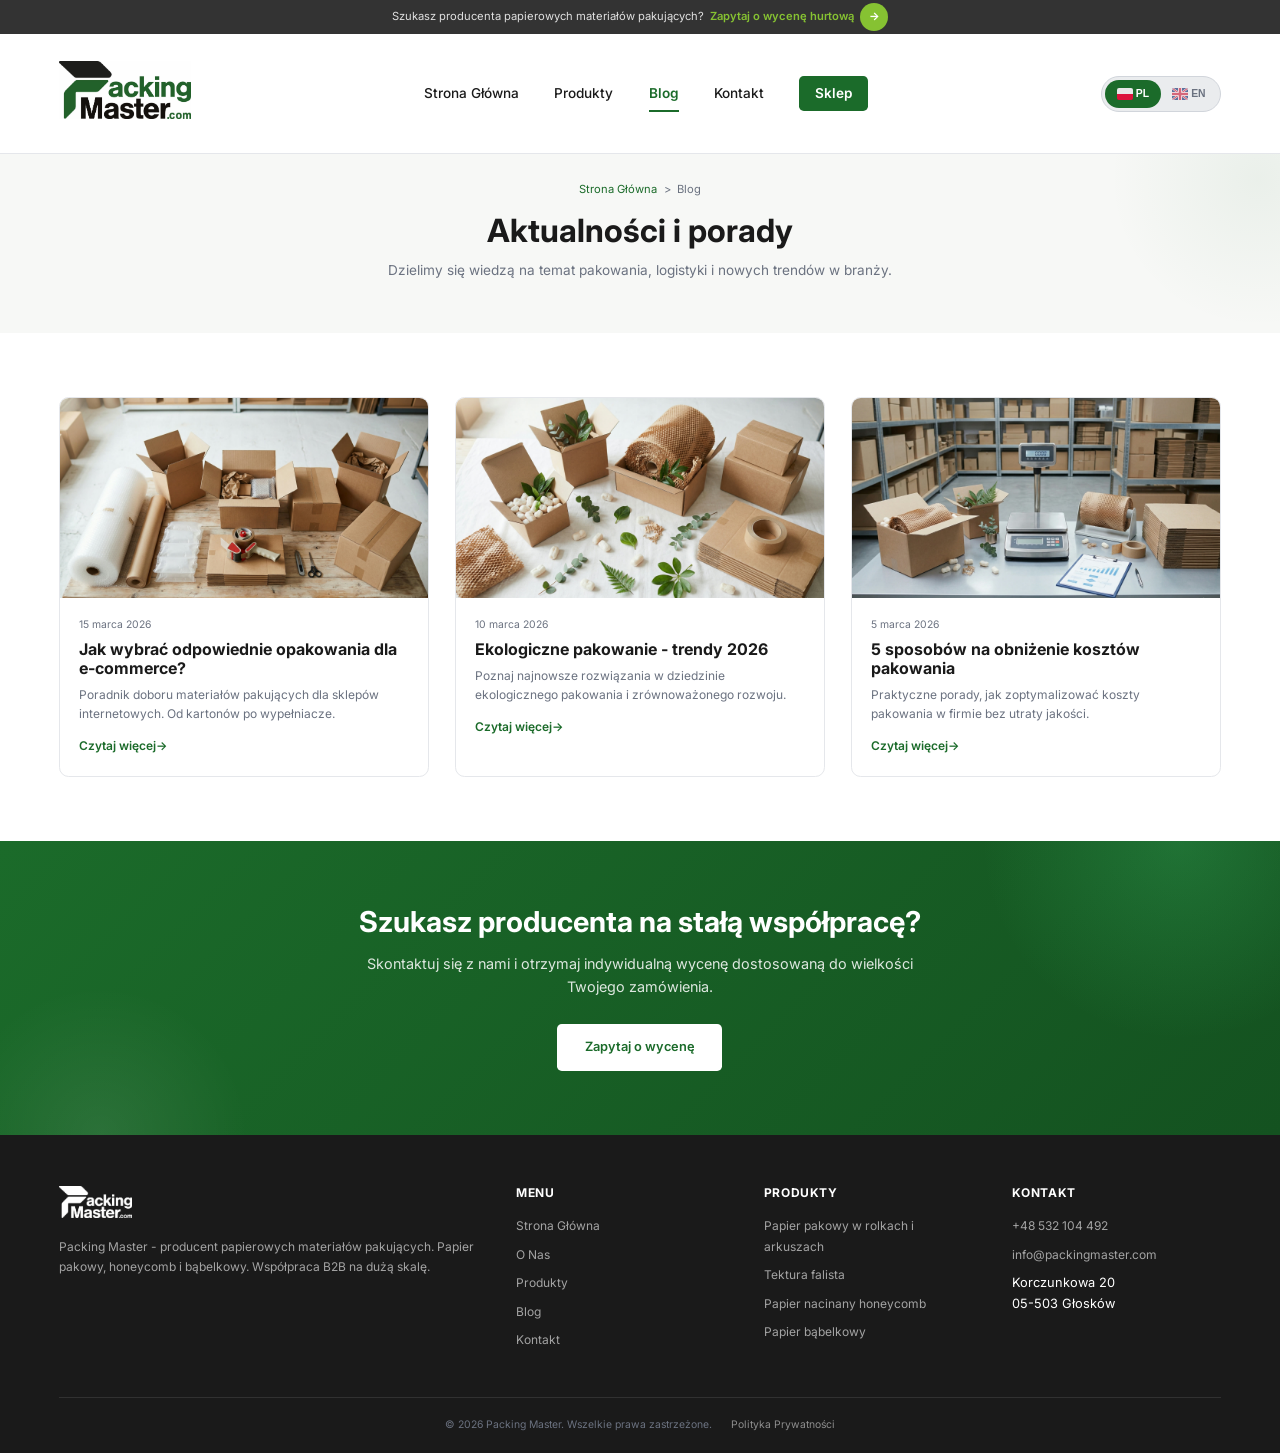
<file: blog.html>
<!DOCTYPE html>
<html lang="pl">
<head>
  <meta charset="UTF-8">
  <meta name="viewport" content="width=device-width, initial-scale=1.0">
  <meta name="description" content="Blog Packing Master - artykuły, porady i aktualności ze świata materiałów pakujących i logistyki opakowań.">
  <meta name="keywords" content="Packing Master, blog, materiały pakujące, opakowania, porady pakowanie, logistyka, ekologiczne opakowania">
  <meta name="author" content="Packing Master">
  <meta name="robots" content="index, follow">
  <meta property="og:title" content="Blog - Packing Master">
  <meta property="og:description" content="Artykuły, porady i aktualności ze świata materiałów pakujących i logistyki opakowań.">
  <meta property="og:type" content="website">
  <meta property="og:url" content="https://packingmaster.com/blog.html">
  <meta property="og:image" content="https://packingmaster.com/images/logo.jpg">
  <meta name="twitter:card" content="summary_large_image">
  <meta name="twitter:title" content="Blog - Packing Master">
  <meta name="twitter:description" content="Artykuły, porady i aktualności ze świata materiałów pakujących i logistyki opakowań.">
  <link rel="canonical" href="https://packingmaster.com/blog.html">
  <title>Blog - Packing Master</title>
  <link rel="icon" type="image/png" href="images/MałeLogo.png">
  <link rel="preconnect" href="https://fonts.googleapis.com">
  <link rel="preconnect" href="https://fonts.gstatic.com" crossorigin>
  <link href="https://fonts.googleapis.com/css2?family=Google+Sans:wght@300;400;500;600;700;800&family=Inter:wght@300;400;500;600;700;800&display=swap" rel="stylesheet">
  <link rel="stylesheet" href="css/style.css">
</head>
<body>

<!-- Page Loader -->
<div class="page-loader">
  <div class="page-loader__inner">
    <img src="images/logo.jpg" alt="Loading..." class="page-loader__logo">
    <div class="page-loader__bar"></div>
  </div>
</div>
<div class="scroll-progress"></div>

  <!-- Top Bar -->
  <div class="topbar">
    <div class="container">
      <p><span class="topbar__text" data-i18n="topbar.text">Szukasz producenta papierowych materiałów pakujących?</span> <a href="contact.html" class="topbar__cta" data-i18n="topbar.cta">Zapytaj o wycenę hurtową</a> <a href="contact.html" class="topbar__arrow">→</a></p>
    </div>
  </div>

  <!-- Header -->
  <header class="header">
    <div class="container">
      <a href="index.html" class="header__logo">
        <img src="images/logo.jpg" alt="Packing Master">
      </a>
      <nav class="header__nav">
        <a href="index.html" data-i18n="nav.home">Strona Główna</a>
        <a href="products.html" data-i18n="nav.products">Produkty</a>
        <a href="blog.html" class="active" data-i18n="nav.blog">Blog</a>
        <a href="contact.html" data-i18n="nav.contact">Kontakt</a>
        <a href="https://sklep.packingmaster.com" target="_blank" rel="noopener" data-i18n="nav.shop" class="header__nav-shop">Sklep</a>
      </nav>
      <div class="header__actions">
        <div class="lang-switcher">
          <div class="lang-switcher__track" data-active="pl">
            <div class="lang-switcher__indicator"></div>
            <button class="lang-switcher__option active" data-lang="pl">
              <svg class="lang-switcher__flag" viewBox="0 0 16 12"><rect width="16" height="6" fill="#E8E8E8"/><rect y="6" width="16" height="6" fill="#DC143C"/></svg> PL
            </button>
            <button class="lang-switcher__option" data-lang="en">
              <svg class="lang-switcher__flag" viewBox="0 0 16 12"><rect width="16" height="12" fill="#012169"/><path d="M0 0L16 12M16 0L0 12" stroke="#fff" stroke-width="2"/><path d="M0 0L16 12M16 0L0 12" stroke="#C8102E" stroke-width="1.2"/><path d="M8 0V12M0 6H16" stroke="#fff" stroke-width="4"/><path d="M8 0V12M0 6H16" stroke="#C8102E" stroke-width="2.5"/></svg> EN
            </button>
          </div>
        </div>

      </div>
      <button class="hamburger" aria-label="Menu">
        <span></span><span></span><span></span>
      </button>
    </div>
  </header>
  <nav class="mobile-nav">
    <a href="index.html" data-i18n="nav.home">Strona Główna</a>
    <a href="products.html" data-i18n="nav.products">Produkty</a>
    <a href="blog.html" data-i18n="nav.blog">Blog</a>
    <a href="contact.html" data-i18n="nav.contact">Kontakt</a>
    <a href="https://sklep.packingmaster.com" target="_blank" rel="noopener" data-i18n="nav.shop" class="mobile-nav__shop">Sklep</a>
    <div class="lang-switcher">
      <div class="lang-switcher__track" data-active="pl">
        <div class="lang-switcher__indicator"></div>
        <button class="lang-switcher__option active" data-lang="pl">
          <svg class="lang-switcher__flag" viewBox="0 0 16 12"><rect width="16" height="6" fill="#E8E8E8"/><rect y="6" width="16" height="6" fill="#DC143C"/></svg> PL
        </button>
        <button class="lang-switcher__option" data-lang="en">
          <svg class="lang-switcher__flag" viewBox="0 0 16 12"><rect width="16" height="12" fill="#012169"/><path d="M0 0L16 12M16 0L0 12" stroke="#fff" stroke-width="2"/><path d="M0 0L16 12M16 0L0 12" stroke="#C8102E" stroke-width="1.2"/><path d="M8 0V12M0 6H16" stroke="#fff" stroke-width="4"/><path d="M8 0V12M0 6H16" stroke="#C8102E" stroke-width="2.5"/></svg> EN
        </button>
      </div>
    </div>
  </nav>

  <!-- Page Header -->
  <section class="page-header">
    <div class="container">
      <div class="page-header__breadcrumb">
        <a href="index.html" data-i18n="nav.home">Strona Główna</a> &gt; <span data-i18n="blogpage.label">Blog</span>
      </div>
      <h1 data-animate="fade-up" data-i18n="blogpage.title">Blog</h1>
      <p data-animate="fade-up" data-delay="100" data-i18n="blogpage.subtitle">Aktualności, porady i inspiracje ze świata opakowań</p>
    </div>
  </section>

  <!-- Blog Posts Grid -->
  <section class="blog-listing">
    <div class="container">
      <div class="blog-listing__grid" data-stagger>

        <!-- Blog Post 1 -->
        <article class="blog-card">
          <a href="blog1.html" class="blog-card__image">
            <img src="images/blog1.jpg" alt="Opakowania dla e-commerce">
          </a>
          <div class="blog-card__content">
            <span class="blog-card__date" data-i18n="blog.1.date">15 marca 2026</span>
            <h3><a href="blog1.html" data-i18n="blog.1.title">Jak wybrać odpowiednie opakowania dla e-commerce?</a></h3>
            <p data-i18n="blog.1.desc">Poradnik doboru materiałów pakujących dla sklepów internetowych. Od kartonów po wypełniacze.</p>
            <a href="blog1.html" class="blog-card__link" data-i18n="blog.read">Czytaj więcej &rarr;</a>
          </div>
        </article>

        <!-- Blog Post 2 -->
        <article class="blog-card">
          <a href="blog2.html" class="blog-card__image">
            <img src="images/blog2.jpg" alt="Ekologiczne pakowanie">
          </a>
          <div class="blog-card__content">
            <span class="blog-card__date" data-i18n="blog.2.date">10 marca 2026</span>
            <h3><a href="blog2.html" data-i18n="blog.2.title">Ekologiczne pakowanie - trendy 2026</a></h3>
            <p data-i18n="blog.2.desc">Poznaj najnowsze rozwiązania w dziedzinie ekologicznego pakowania i zrównoważonego rozwoju.</p>
            <a href="blog2.html" class="blog-card__link" data-i18n="blog.read">Czytaj więcej &rarr;</a>
          </div>
        </article>

        <!-- Blog Post 3 -->
        <article class="blog-card">
          <a href="blog3.html" class="blog-card__image">
            <img src="images/blog3.jpg" alt="Obniżenie kosztów pakowania">
          </a>
          <div class="blog-card__content">
            <span class="blog-card__date" data-i18n="blog.3.date">5 marca 2026</span>
            <h3><a href="blog3.html" data-i18n="blog.3.title">5 sposobów na obniżenie kosztów pakowania</a></h3>
            <p data-i18n="blog.3.desc">Praktyczne porady, jak zoptymalizować koszty pakowania w firmie bez utraty jakości.</p>
            <a href="blog3.html" class="blog-card__link" data-i18n="blog.read">Czytaj więcej &rarr;</a>
          </div>
        </article>

      </div>
    </div>
  </section>

  <!-- CTA Section -->
  <section class="cta">
    <div class="container">
      <h2 data-animate="fade-up" data-i18n="cta.title">Gotowy na współpracę?</h2>
      <p data-animate="fade-up" data-delay="100" data-i18n="cta.subtitle">Skontaktuj się z nami i poznaj naszą ofertę materiałów pakujących</p>
      <a href="contact.html" class="btn btn-white" data-animate="zoom-in" data-delay="200" data-magnetic data-i18n="cta.button">Skontaktuj się z nami</a>
    </div>
  </section>

  <!-- Footer -->
  <footer class="footer">
    <div class="container">
      <div class="footer__grid">
        <div class="footer__brand">
          <img src="images/Czarno-bale-logo.png" alt="Packing Master">
          <p data-i18n="footer.desc">Packing Master - producent papierowych materiałów pakujących. Papier pakowy, honeycomb i bąbelkowy. Współpraca B2B na dużą skalę.</p>
        </div>
        <div>
          <h5 data-i18n="footer.menu">Menu</h5>
          <ul>
            <li><a href="index.html" data-i18n="nav.home">Strona Główna</a></li>
            <li><a href="about.html" data-i18n="nav.about">O Nas</a></li>
            <li><a href="products.html" data-i18n="nav.products">Produkty</a></li>
            <li><a href="blog.html" data-i18n="nav.blog">Blog</a></li>
            <li><a href="contact.html" data-i18n="nav.contact">Kontakt</a></li>
          </ul>
        </div>
        <div>
          <h5 data-i18n="footer.products">Produkty</h5>
          <ul>
            <li><a href="products.html" data-i18n="products.1.title">Papier pakowy w rolkach i arkuszach</a></li>
            <li><a href="products.html" data-i18n="products.2.title">Papier pakowy w rolkach</a></li>
            <li><a href="products.html" data-i18n="products.3.title">Papier nacinany honeycomb</a></li>
            <li><a href="products.html" data-i18n="products.4.title">Papier bąbelkowy</a></li>
          </ul>
        </div>
        <div>
          <h5 data-i18n="footer.contact">Kontakt</h5>
          <ul>
            <li><a href="tel:+48532104492">+48 532 104 492</a></li>
            <li><a href="mailto:info@packingmaster.com">info@packingmaster.com</a></li>
            <li>Korczunkowa 20<br>05-503 Głosków</li>
          </ul>
        </div>
      </div>
      <div class="footer__bottom">
        <p data-i18n="footer.copyright">&copy; 2026 Packing Master. Wszelkie prawa zastrzeżone.</p>
        <a href="privacy.html" data-i18n="footer.privacy">Polityka Prywatności</a>
      </div>
    </div>
  </footer>

  <script src="js/i18n.js?v=5"></script>
  <script src="js/main.js?v=5"></script>
</body>
</html>
</file>
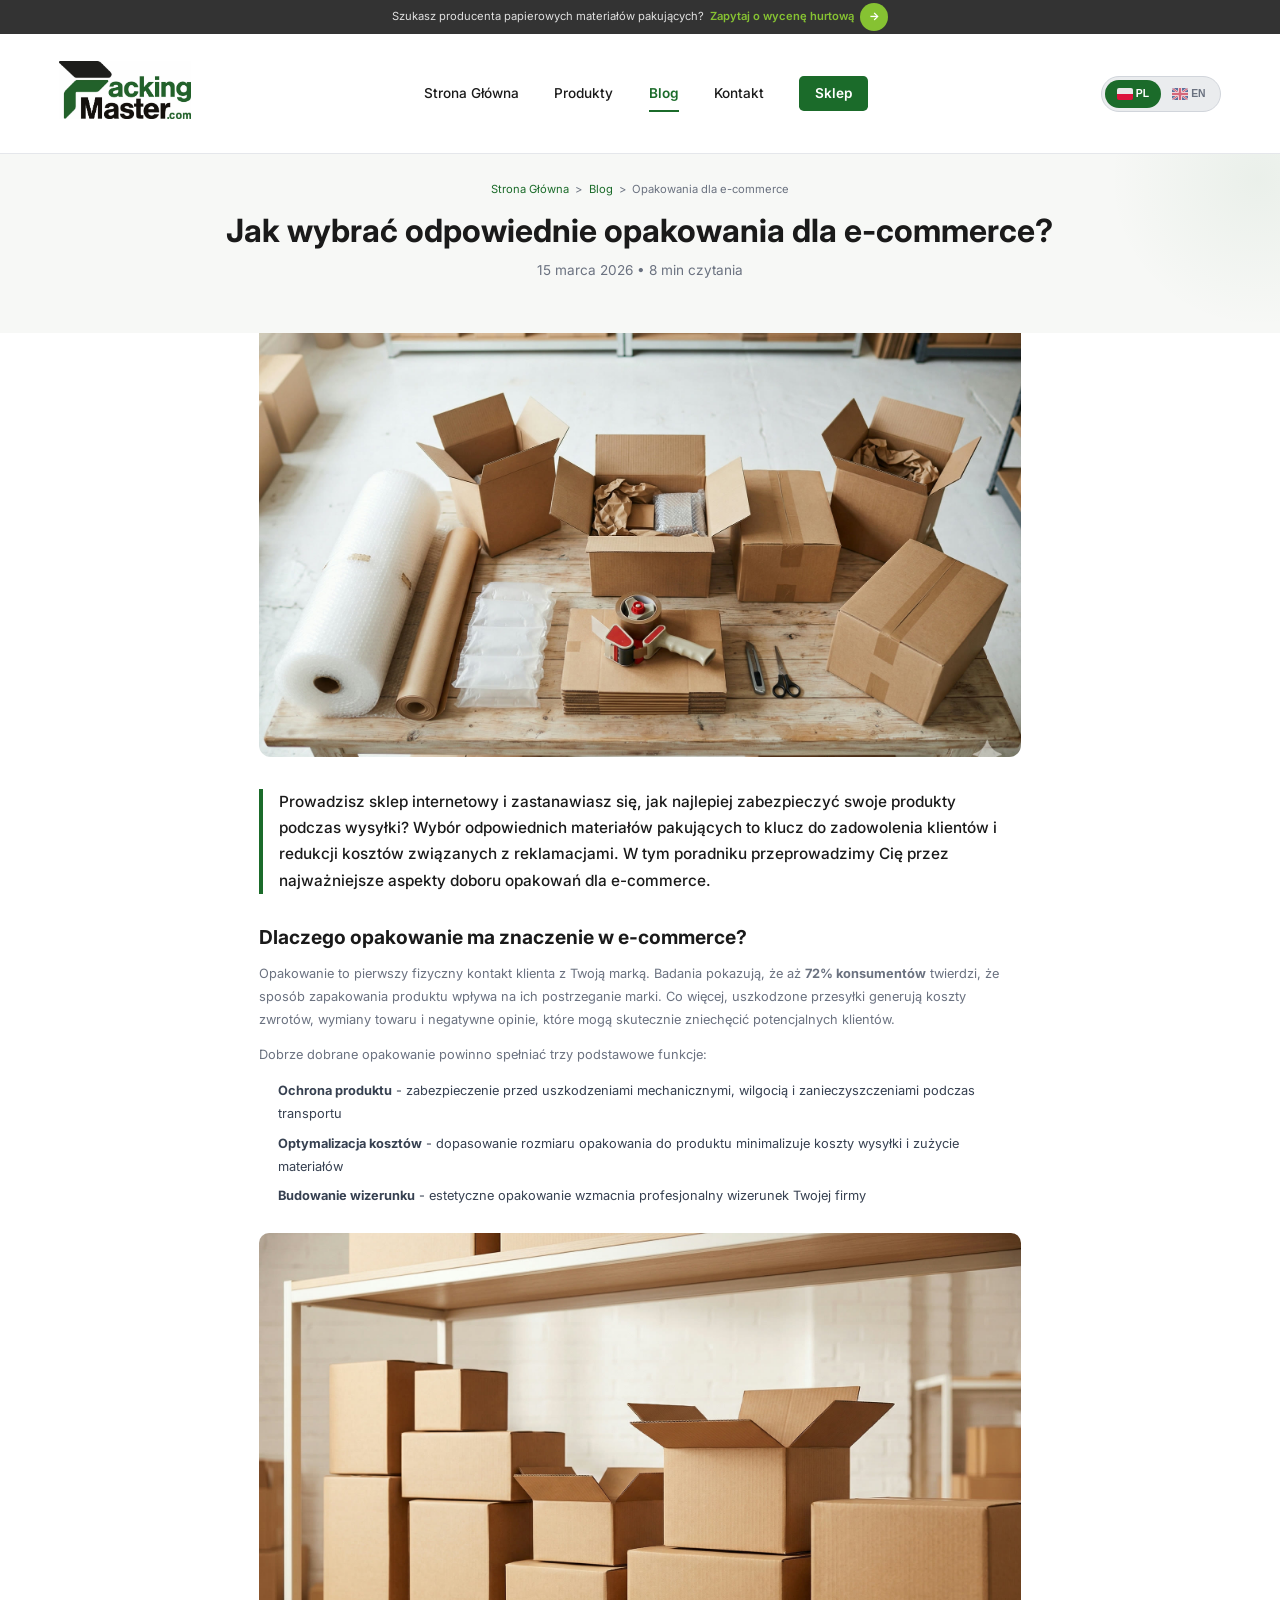
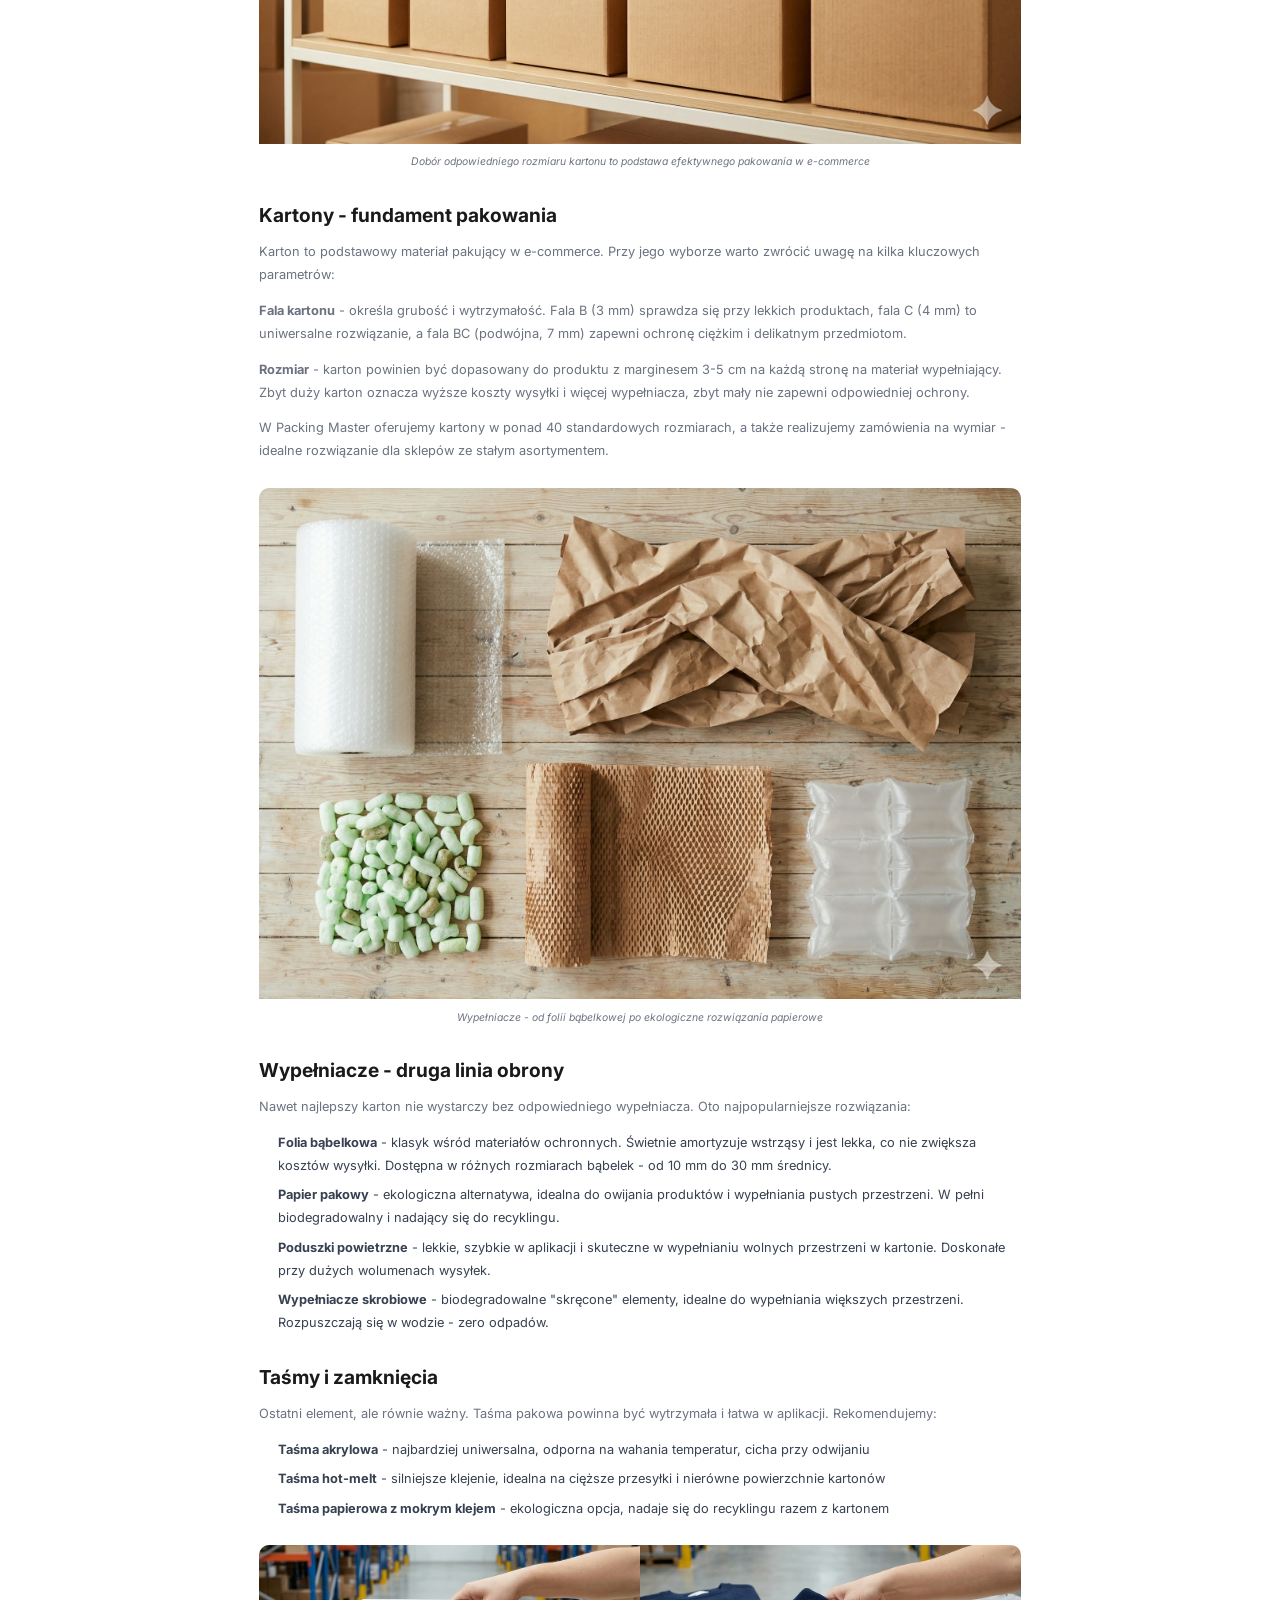
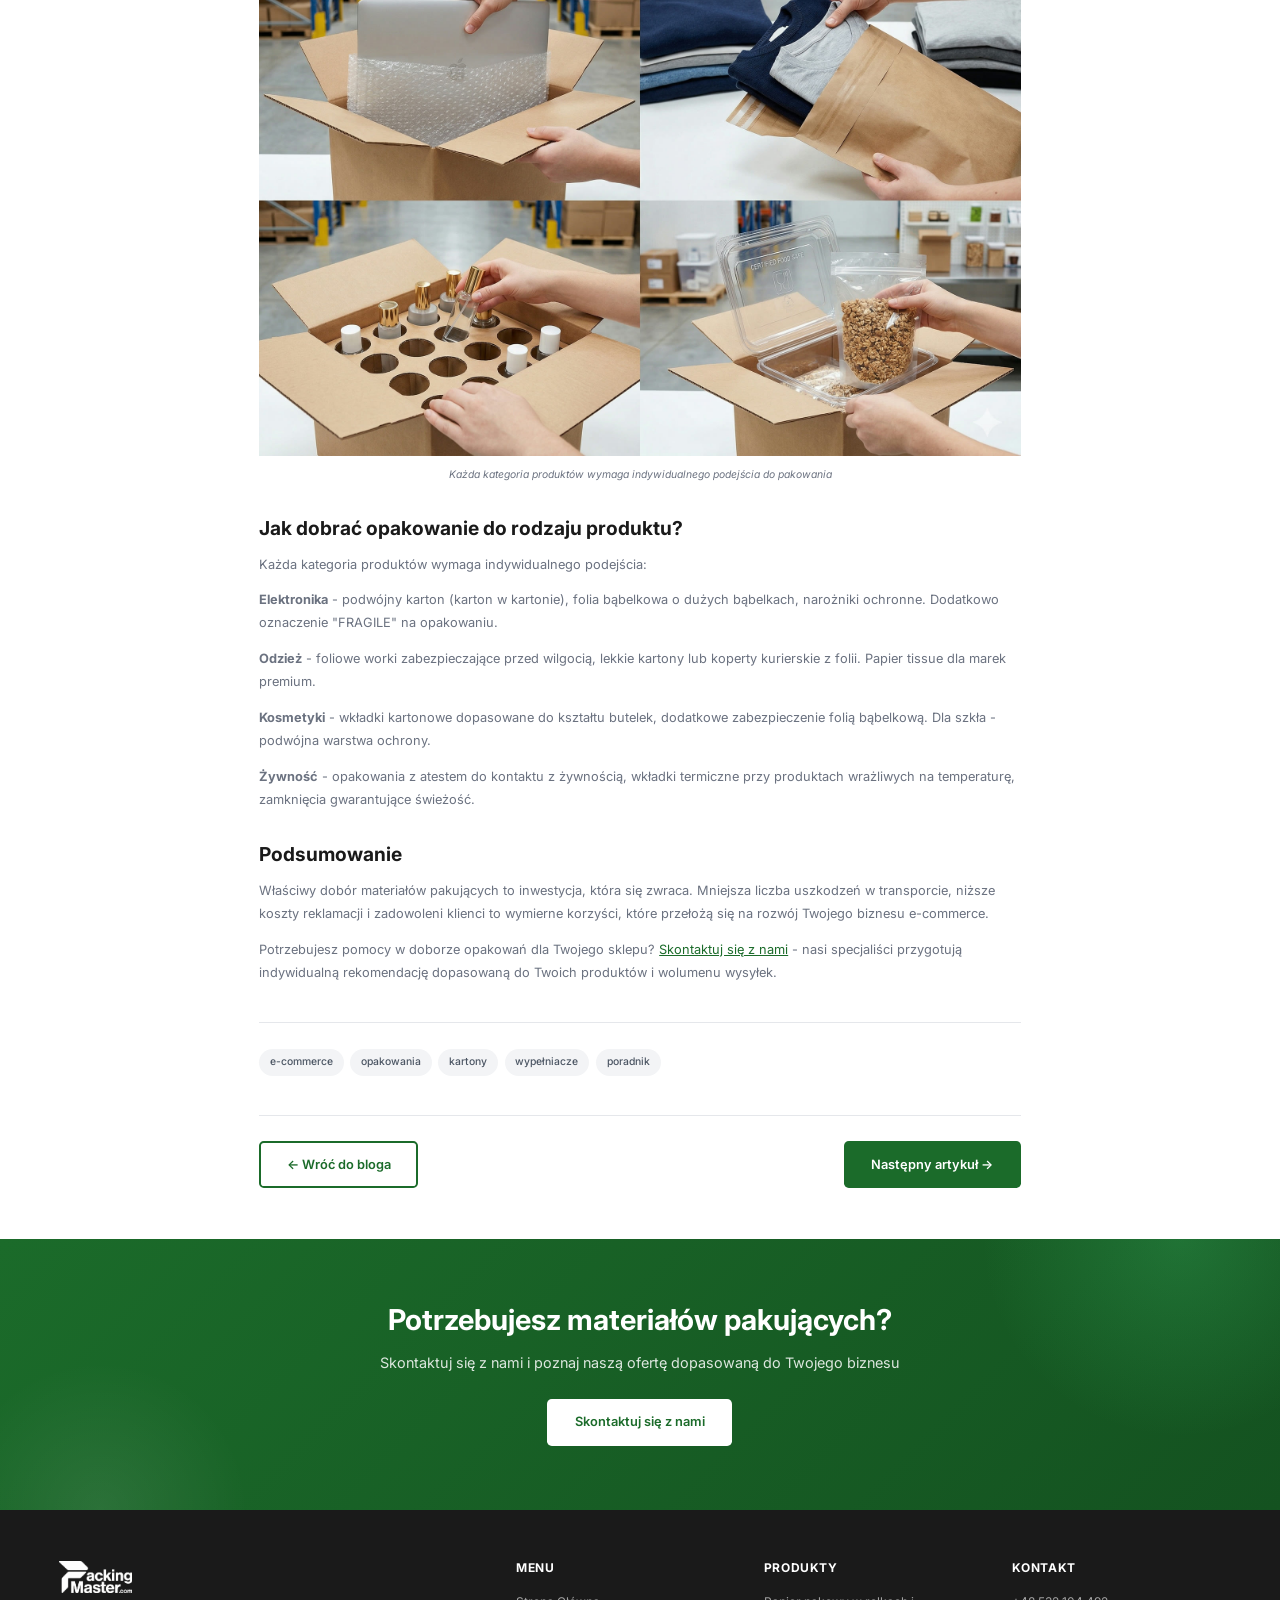
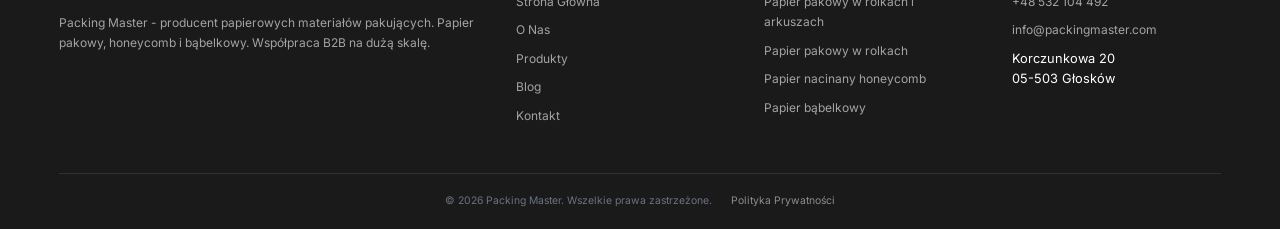
<file: blog1.html>
<!DOCTYPE html>
<html lang="pl">
<head>
  <meta charset="UTF-8">
  <meta name="viewport" content="width=device-width, initial-scale=1.0">
  <meta name="description" content="Jak wybrać odpowiednie opakowania dla e-commerce? Praktyczny poradnik doboru materiałów pakujących dla sklepów internetowych.">
  <meta name="keywords" content="opakowania e-commerce, materiały pakujące, kartony, wypełniacze, pakowanie przesyłek, sklep internetowy">
  <meta name="author" content="Packing Master">
  <meta name="robots" content="index, follow">
  <meta property="og:title" content="Jak wybrać odpowiednie opakowania dla e-commerce? - Packing Master">
  <meta property="og:description" content="Praktyczny poradnik doboru materiałów pakujących dla sklepów internetowych.">
  <meta property="og:type" content="article">
  <link rel="canonical" href="https://packingmaster.com/blog1.html">
  <title>Jak wybrać odpowiednie opakowania dla e-commerce? - Packing Master</title>
  <link rel="icon" type="image/png" href="images/MałeLogo.png">
  <link rel="preconnect" href="https://fonts.googleapis.com">
  <link rel="preconnect" href="https://fonts.gstatic.com" crossorigin>
  <link href="https://fonts.googleapis.com/css2?family=Google+Sans:wght@300;400;500;600;700;800&family=Inter:wght@300;400;500;600;700;800&display=swap" rel="stylesheet">
  <link rel="stylesheet" href="css/style.css">
</head>
<body>

<!-- Page Loader -->
<div class="page-loader">
  <div class="page-loader__inner">
    <img src="images/logo.jpg" alt="Loading..." class="page-loader__logo">
    <div class="page-loader__bar"></div>
  </div>
</div>
<div class="scroll-progress"></div>

  <!-- Top Bar -->
  <div class="topbar">
    <div class="container">
      <p><span class="topbar__text" data-i18n="topbar.text">Szukasz producenta papierowych materiałów pakujących?</span> <a href="contact.html" class="topbar__cta" data-i18n="topbar.cta">Zapytaj o wycenę hurtową</a> <a href="contact.html" class="topbar__arrow">→</a></p>
    </div>
  </div>

  <!-- Header -->
  <header class="header">
    <div class="container">
      <a href="index.html" class="header__logo">
        <img src="images/logo.jpg" alt="Packing Master">
      </a>
      <nav class="header__nav">
        <a href="index.html" data-i18n="nav.home">Strona Główna</a>
        <a href="products.html" data-i18n="nav.products">Produkty</a>
        <a href="blog.html" class="active" data-i18n="nav.blog">Blog</a>
        <a href="contact.html" data-i18n="nav.contact">Kontakt</a>
        <a href="https://sklep.packingmaster.com" target="_blank" rel="noopener" data-i18n="nav.shop" class="header__nav-shop">Sklep</a>
      </nav>
      <div class="header__actions">
        <div class="lang-switcher">
          <div class="lang-switcher__track" data-active="pl">
            <div class="lang-switcher__indicator"></div>
            <button class="lang-switcher__option active" data-lang="pl">
              <svg class="lang-switcher__flag" viewBox="0 0 16 12"><rect width="16" height="6" fill="#E8E8E8"/><rect y="6" width="16" height="6" fill="#DC143C"/></svg> PL
            </button>
            <button class="lang-switcher__option" data-lang="en">
              <svg class="lang-switcher__flag" viewBox="0 0 16 12"><rect width="16" height="12" fill="#012169"/><path d="M0 0L16 12M16 0L0 12" stroke="#fff" stroke-width="2"/><path d="M0 0L16 12M16 0L0 12" stroke="#C8102E" stroke-width="1.2"/><path d="M8 0V12M0 6H16" stroke="#fff" stroke-width="4"/><path d="M8 0V12M0 6H16" stroke="#C8102E" stroke-width="2.5"/></svg> EN
            </button>
          </div>
        </div>
      </div>
      <button class="hamburger" aria-label="Menu">
        <span></span><span></span><span></span>
      </button>
    </div>
  </header>
  <nav class="mobile-nav">
    <a href="index.html" data-i18n="nav.home">Strona Główna</a>
    <a href="products.html" data-i18n="nav.products">Produkty</a>
    <a href="blog.html" data-i18n="nav.blog">Blog</a>
    <a href="contact.html" data-i18n="nav.contact">Kontakt</a>
    <a href="https://sklep.packingmaster.com" target="_blank" rel="noopener" data-i18n="nav.shop" class="mobile-nav__shop">Sklep</a>
    <div class="lang-switcher">
      <div class="lang-switcher__track" data-active="pl">
        <div class="lang-switcher__indicator"></div>
        <button class="lang-switcher__option active" data-lang="pl">
          <svg class="lang-switcher__flag" viewBox="0 0 16 12"><rect width="16" height="6" fill="#E8E8E8"/><rect y="6" width="16" height="6" fill="#DC143C"/></svg> PL
        </button>
        <button class="lang-switcher__option" data-lang="en">
          <svg class="lang-switcher__flag" viewBox="0 0 16 12"><rect width="16" height="12" fill="#012169"/><path d="M0 0L16 12M16 0L0 12" stroke="#fff" stroke-width="2"/><path d="M0 0L16 12M16 0L0 12" stroke="#C8102E" stroke-width="1.2"/><path d="M8 0V12M0 6H16" stroke="#fff" stroke-width="4"/><path d="M8 0V12M0 6H16" stroke="#C8102E" stroke-width="2.5"/></svg> EN
        </button>
      </div>
    </div>
  </nav>

  <!-- Page Header -->
  <section class="page-header">
    <div class="container">
      <div class="page-header__breadcrumb">
        <a href="index.html">Strona Główna</a> &gt; <a href="blog.html">Blog</a> &gt; <span>Opakowania dla e-commerce</span>
      </div>
      <h1 data-animate="fade-up">Jak wybrać odpowiednie opakowania dla e-commerce?</h1>
      <p data-animate="fade-up" data-delay="100">15 marca 2026 &bull; 8 min czytania</p>
    </div>
  </section>

  <!-- Blog Article -->
  <article class="blog-article">
    <div class="container">
      <div class="blog-article__hero">
        <img src="images/blog1.jpg" alt="Opakowania dla e-commerce - kartony, wypełniacze i taśmy pakujące na stole w magazynie">
      </div>

      <div class="blog-article__body">
        <p class="blog-article__lead">Prowadzisz sklep internetowy i zastanawiasz się, jak najlepiej zabezpieczyć swoje produkty podczas wysyłki? Wybór odpowiednich materiałów pakujących to klucz do zadowolenia klientów i redukcji kosztów związanych z reklamacjami. W tym poradniku przeprowadzimy Cię przez najważniejsze aspekty doboru opakowań dla e-commerce.</p>

        <h2>Dlaczego opakowanie ma znaczenie w e-commerce?</h2>
        <p>Opakowanie to pierwszy fizyczny kontakt klienta z Twoją marką. Badania pokazują, że aż <strong>72% konsumentów</strong> twierdzi, że sposób zapakowania produktu wpływa na ich postrzeganie marki. Co więcej, uszkodzone przesyłki generują koszty zwrotów, wymiany towaru i negatywne opinie, które mogą skutecznie zniechęcić potencjalnych klientów.</p>
        <p>Dobrze dobrane opakowanie powinno spełniać trzy podstawowe funkcje:</p>
        <ul>
          <li><strong>Ochrona produktu</strong> - zabezpieczenie przed uszkodzeniami mechanicznymi, wilgocią i zanieczyszczeniami podczas transportu</li>
          <li><strong>Optymalizacja kosztów</strong> - dopasowanie rozmiaru opakowania do produktu minimalizuje koszty wysyłki i zużycie materiałów</li>
          <li><strong>Budowanie wizerunku</strong> - estetyczne opakowanie wzmacnia profesjonalny wizerunek Twojej firmy</li>
        </ul>

        <figure class="blog-article__inline-img">
          <img src="images/blog1-kartony.jpg" alt="Różne rozmiary kartonów do pakowania e-commerce ułożone na regale magazynowym">
          <figcaption>Dobór odpowiedniego rozmiaru kartonu to podstawa efektywnego pakowania w e-commerce</figcaption>
        </figure>

        <h2>Kartony - fundament pakowania</h2>
        <p>Karton to podstawowy materiał pakujący w e-commerce. Przy jego wyborze warto zwrócić uwagę na kilka kluczowych parametrów:</p>
        <p><strong>Fala kartonu</strong> - określa grubość i wytrzymałość. Fala B (3 mm) sprawdza się przy lekkich produktach, fala C (4 mm) to uniwersalne rozwiązanie, a fala BC (podwójna, 7 mm) zapewni ochronę ciężkim i delikatnym przedmiotom.</p>
        <p><strong>Rozmiar</strong> - karton powinien być dopasowany do produktu z marginesem 3-5 cm na każdą stronę na materiał wypełniający. Zbyt duży karton oznacza wyższe koszty wysyłki i więcej wypełniacza, zbyt mały nie zapewni odpowiedniej ochrony.</p>
        <p>W Packing Master oferujemy kartony w ponad 40 standardowych rozmiarach, a także realizujemy zamówienia na wymiar - idealne rozwiązanie dla sklepów ze stałym asortymentem.</p>

        <figure class="blog-article__inline-img">
          <img src="images/blog1-wypelniacze.jpg" alt="Różne rodzaje wypełniaczy: folia bąbelkowa, papier pakowy, poduszki powietrzne">
          <figcaption>Wypełniacze - od folii bąbelkowej po ekologiczne rozwiązania papierowe</figcaption>
        </figure>

        <h2>Wypełniacze - druga linia obrony</h2>
        <p>Nawet najlepszy karton nie wystarczy bez odpowiedniego wypełniacza. Oto najpopularniejsze rozwiązania:</p>
        <ul>
          <li><strong>Folia bąbelkowa</strong> - klasyk wśród materiałów ochronnych. Świetnie amortyzuje wstrząsy i jest lekka, co nie zwiększa kosztów wysyłki. Dostępna w różnych rozmiarach bąbelek - od 10 mm do 30 mm średnicy.</li>
          <li><strong>Papier pakowy</strong> - ekologiczna alternatywa, idealna do owijania produktów i wypełniania pustych przestrzeni. W pełni biodegradowalny i nadający się do recyklingu.</li>
          <li><strong>Poduszki powietrzne</strong> - lekkie, szybkie w aplikacji i skuteczne w wypełnianiu wolnych przestrzeni w kartonie. Doskonałe przy dużych wolumenach wysyłek.</li>
          <li><strong>Wypełniacze skrobiowe</strong> - biodegradowalne "skręcone" elementy, idealne do wypełniania większych przestrzeni. Rozpuszczają się w wodzie - zero odpadów.</li>
        </ul>

        <h2>Taśmy i zamknięcia</h2>
        <p>Ostatni element, ale równie ważny. Taśma pakowa powinna być wytrzymała i łatwa w aplikacji. Rekomendujemy:</p>
        <ul>
          <li><strong>Taśma akrylowa</strong> - najbardziej uniwersalna, odporna na wahania temperatur, cicha przy odwijaniu</li>
          <li><strong>Taśma hot-melt</strong> - silniejsze klejenie, idealna na cięższe przesyłki i nierówne powierzchnie kartonów</li>
          <li><strong>Taśma papierowa z mokrym klejem</strong> - ekologiczna opcja, nadaje się do recyklingu razem z kartonem</li>
        </ul>

        <figure class="blog-article__inline-img">
          <img src="images/blog1-produkty.jpg" alt="Różne produkty e-commerce zapakowane w odpowiednio dobrane opakowania">
          <figcaption>Każda kategoria produktów wymaga indywidualnego podejścia do pakowania</figcaption>
        </figure>

        <h2>Jak dobrać opakowanie do rodzaju produktu?</h2>
        <p>Każda kategoria produktów wymaga indywidualnego podejścia:</p>
        <p><strong>Elektronika</strong> - podwójny karton (karton w kartonie), folia bąbelkowa o dużych bąbelkach, narożniki ochronne. Dodatkowo oznaczenie "FRAGILE" na opakowaniu.</p>
        <p><strong>Odzież</strong> - foliowe worki zabezpieczające przed wilgocią, lekkie kartony lub koperty kurierskie z folii. Papier tissue dla marek premium.</p>
        <p><strong>Kosmetyki</strong> - wkładki kartonowe dopasowane do kształtu butelek, dodatkowe zabezpieczenie folią bąbelkową. Dla szkła - podwójna warstwa ochrony.</p>
        <p><strong>Żywność</strong> - opakowania z atestem do kontaktu z żywnością, wkładki termiczne przy produktach wrażliwych na temperaturę, zamknięcia gwarantujące świeżość.</p>

        <h2>Podsumowanie</h2>
        <p>Właściwy dobór materiałów pakujących to inwestycja, która się zwraca. Mniejsza liczba uszkodzeń w transporcie, niższe koszty reklamacji i zadowoleni klienci to wymierne korzyści, które przełożą się na rozwój Twojego biznesu e-commerce.</p>
        <p>Potrzebujesz pomocy w doborze opakowań dla Twojego sklepu? <a href="contact.html">Skontaktuj się z nami</a> - nasi specjaliści przygotują indywidualną rekomendację dopasowaną do Twoich produktów i wolumenu wysyłek.</p>

        <div class="blog-article__tags">
          <span>e-commerce</span>
          <span>opakowania</span>
          <span>kartony</span>
          <span>wypełniacze</span>
          <span>poradnik</span>
        </div>
      </div>

      <div class="blog-article__nav">
        <a href="blog.html" class="btn btn-outline">&larr; Wróć do bloga</a>
        <a href="blog2.html" class="btn btn-primary">Następny artykuł &rarr;</a>
      </div>
    </div>
  </article>

  <!-- CTA Section -->
  <section class="cta">
    <div class="container">
      <h2 data-animate="fade-up">Potrzebujesz materiałów pakujących?</h2>
      <p data-animate="fade-up" data-delay="100">Skontaktuj się z nami i poznaj naszą ofertę dopasowaną do Twojego biznesu</p>
      <a href="contact.html" class="btn btn-white" data-animate="zoom-in" data-delay="200" data-magnetic>Skontaktuj się z nami</a>
    </div>
  </section>

  <!-- Footer -->
  <footer class="footer">
    <div class="container">
      <div class="footer__grid">
        <div class="footer__brand">
          <img src="images/Czarno-bale-logo.png" alt="Packing Master">
          <p data-i18n="footer.desc">Packing Master - producent papierowych materiałów pakujących. Papier pakowy, honeycomb i bąbelkowy. Współpraca B2B na dużą skalę.</p>
        </div>
        <div>
          <h5 data-i18n="footer.menu">Menu</h5>
          <ul>
            <li><a href="index.html" data-i18n="nav.home">Strona Główna</a></li>
            <li><a href="about.html" data-i18n="nav.about">O Nas</a></li>
            <li><a href="products.html" data-i18n="nav.products">Produkty</a></li>
            <li><a href="blog.html" data-i18n="nav.blog">Blog</a></li>
            <li><a href="contact.html" data-i18n="nav.contact">Kontakt</a></li>
          </ul>
        </div>
        <div>
          <h5 data-i18n="footer.products">Produkty</h5>
          <ul>
            <li><a href="products.html">Papier pakowy w rolkach i arkuszach</a></li>
            <li><a href="products.html">Papier pakowy w rolkach</a></li>
            <li><a href="products.html">Papier nacinany honeycomb</a></li>
            <li><a href="products.html">Papier bąbelkowy</a></li>
          </ul>
        </div>
        <div>
          <h5 data-i18n="footer.contact">Kontakt</h5>
          <ul>
            <li><a href="tel:+48532104492">+48 532 104 492</a></li>
            <li><a href="mailto:info@packingmaster.com">info@packingmaster.com</a></li>
            <li>Korczunkowa 20<br>05-503 Głosków</li>
          </ul>
        </div>
      </div>
      <div class="footer__bottom">
        <p>&copy; 2026 Packing Master. Wszelkie prawa zastrzeżone.</p>
        <a href="privacy.html">Polityka Prywatności</a>
      </div>
    </div>
  </footer>

  <script src="js/i18n.js?v=5"></script>
  <script src="js/main.js?v=5"></script>
</body>
</html>
</file>
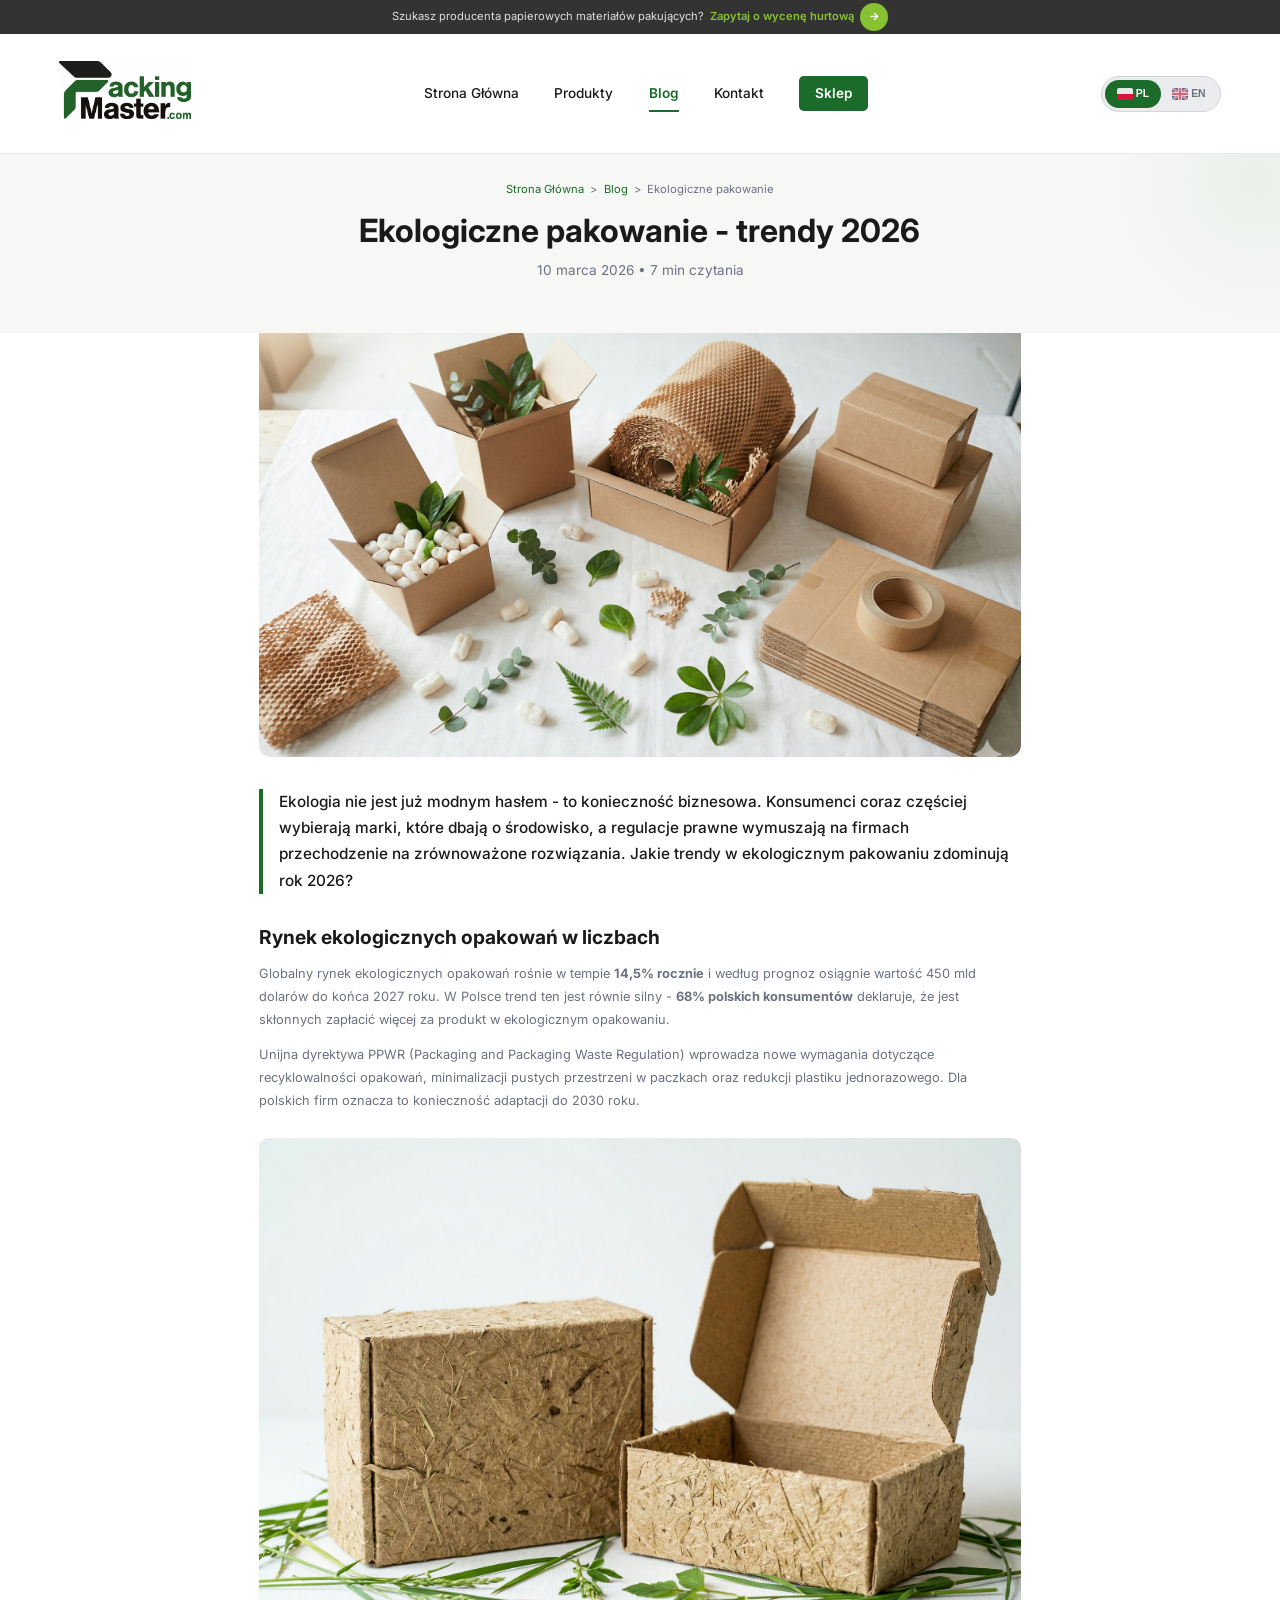
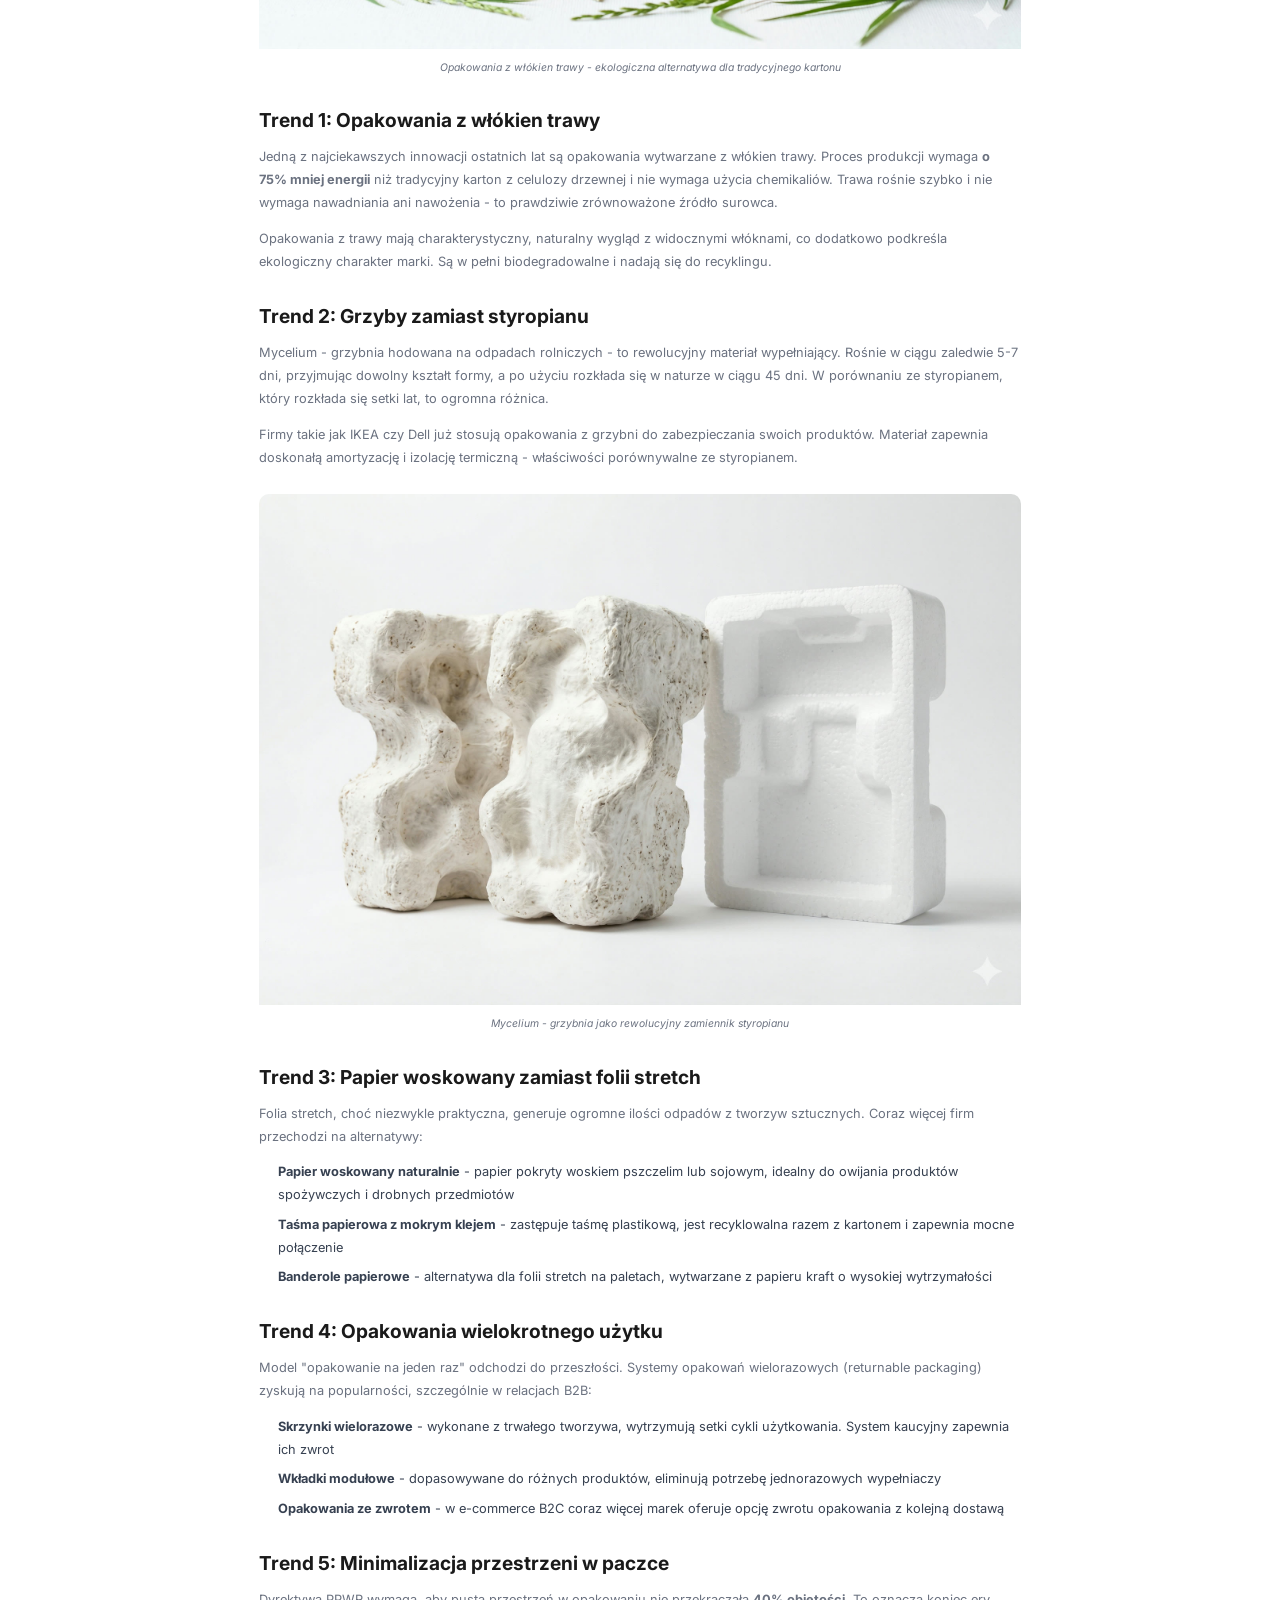
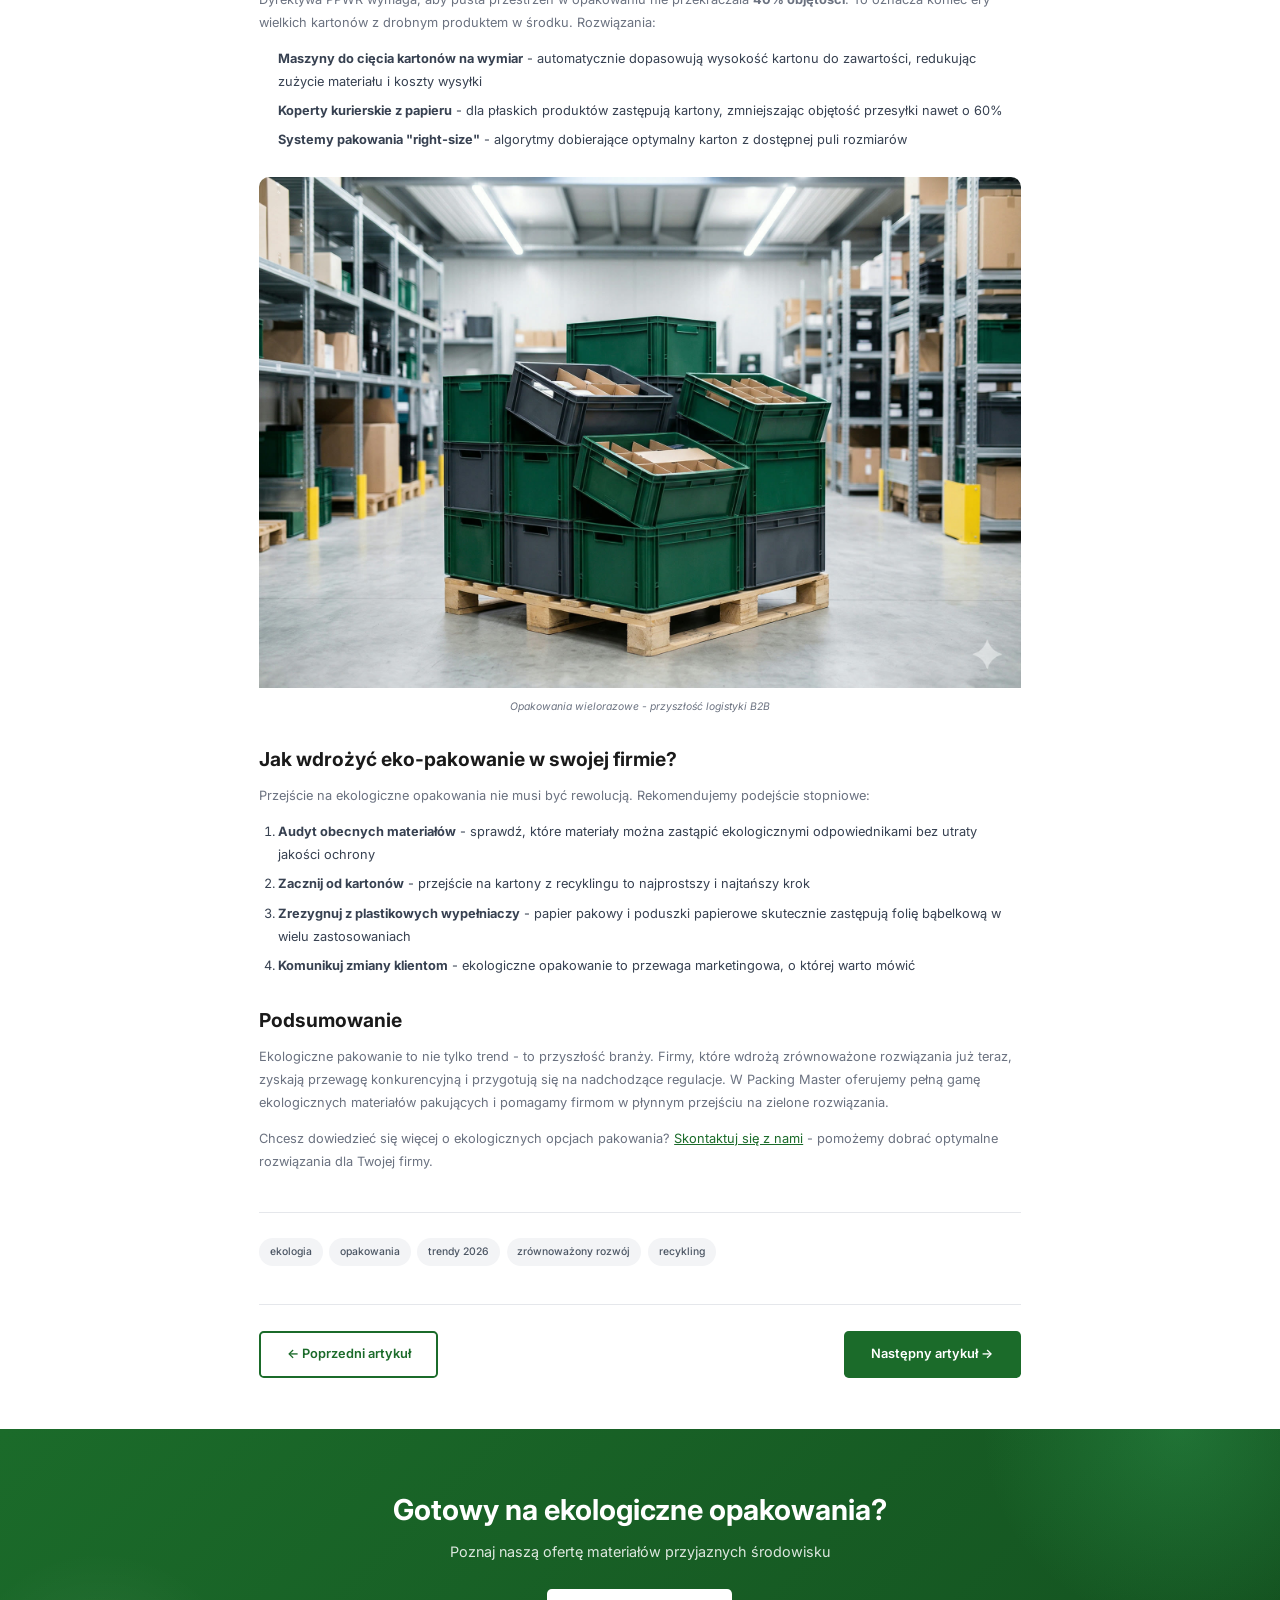
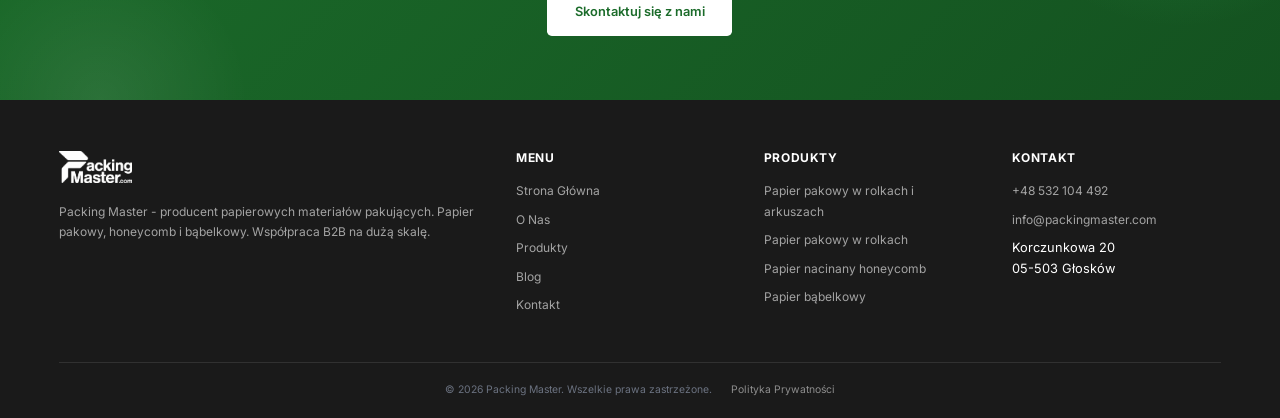
<file: blog2.html>
<!DOCTYPE html>
<html lang="pl">
<head>
  <meta charset="UTF-8">
  <meta name="viewport" content="width=device-width, initial-scale=1.0">
  <meta name="description" content="Ekologiczne pakowanie - trendy 2026. Poznaj najnowsze rozwiązania w dziedzinie ekologicznego pakowania i zrównoważonego rozwoju.">
  <meta name="keywords" content="ekologiczne opakowania, zrównoważony rozwój, biodegradowalne, recykling, pakowanie ekologiczne, trendy 2026">
  <meta name="author" content="Packing Master">
  <meta name="robots" content="index, follow">
  <meta property="og:title" content="Ekologiczne pakowanie - trendy 2026 - Packing Master">
  <meta property="og:description" content="Poznaj najnowsze rozwiązania w dziedzinie ekologicznego pakowania i zrównoważonego rozwoju.">
  <meta property="og:type" content="article">
  <link rel="canonical" href="https://packingmaster.com/blog2.html">
  <title>Ekologiczne pakowanie - trendy 2026 - Packing Master</title>
  <link rel="icon" type="image/png" href="images/MałeLogo.png">
  <link rel="preconnect" href="https://fonts.googleapis.com">
  <link rel="preconnect" href="https://fonts.gstatic.com" crossorigin>
  <link href="https://fonts.googleapis.com/css2?family=Google+Sans:wght@300;400;500;600;700;800&family=Inter:wght@300;400;500;600;700;800&display=swap" rel="stylesheet">
  <link rel="stylesheet" href="css/style.css">
</head>
<body>

<!-- Page Loader -->
<div class="page-loader">
  <div class="page-loader__inner">
    <img src="images/logo.jpg" alt="Loading..." class="page-loader__logo">
    <div class="page-loader__bar"></div>
  </div>
</div>
<div class="scroll-progress"></div>

  <!-- Top Bar -->
  <div class="topbar">
    <div class="container">
      <p><span class="topbar__text" data-i18n="topbar.text">Szukasz producenta papierowych materiałów pakujących?</span> <a href="contact.html" class="topbar__cta" data-i18n="topbar.cta">Zapytaj o wycenę hurtową</a> <a href="contact.html" class="topbar__arrow">→</a></p>
    </div>
  </div>

  <!-- Header -->
  <header class="header">
    <div class="container">
      <a href="index.html" class="header__logo">
        <img src="images/logo.jpg" alt="Packing Master">
      </a>
      <nav class="header__nav">
        <a href="index.html" data-i18n="nav.home">Strona Główna</a>
        <a href="products.html" data-i18n="nav.products">Produkty</a>
        <a href="blog.html" class="active" data-i18n="nav.blog">Blog</a>
        <a href="contact.html" data-i18n="nav.contact">Kontakt</a>
        <a href="https://sklep.packingmaster.com" target="_blank" rel="noopener" data-i18n="nav.shop" class="header__nav-shop">Sklep</a>
      </nav>
      <div class="header__actions">
        <div class="lang-switcher">
          <div class="lang-switcher__track" data-active="pl">
            <div class="lang-switcher__indicator"></div>
            <button class="lang-switcher__option active" data-lang="pl">
              <svg class="lang-switcher__flag" viewBox="0 0 16 12"><rect width="16" height="6" fill="#E8E8E8"/><rect y="6" width="16" height="6" fill="#DC143C"/></svg> PL
            </button>
            <button class="lang-switcher__option" data-lang="en">
              <svg class="lang-switcher__flag" viewBox="0 0 16 12"><rect width="16" height="12" fill="#012169"/><path d="M0 0L16 12M16 0L0 12" stroke="#fff" stroke-width="2"/><path d="M0 0L16 12M16 0L0 12" stroke="#C8102E" stroke-width="1.2"/><path d="M8 0V12M0 6H16" stroke="#fff" stroke-width="4"/><path d="M8 0V12M0 6H16" stroke="#C8102E" stroke-width="2.5"/></svg> EN
            </button>
          </div>
        </div>
      </div>
      <button class="hamburger" aria-label="Menu">
        <span></span><span></span><span></span>
      </button>
    </div>
  </header>
  <nav class="mobile-nav">
    <a href="index.html" data-i18n="nav.home">Strona Główna</a>
    <a href="products.html" data-i18n="nav.products">Produkty</a>
    <a href="blog.html" data-i18n="nav.blog">Blog</a>
    <a href="contact.html" data-i18n="nav.contact">Kontakt</a>
    <a href="https://sklep.packingmaster.com" target="_blank" rel="noopener" data-i18n="nav.shop" class="mobile-nav__shop">Sklep</a>
    <div class="lang-switcher">
      <div class="lang-switcher__track" data-active="pl">
        <div class="lang-switcher__indicator"></div>
        <button class="lang-switcher__option active" data-lang="pl">
          <svg class="lang-switcher__flag" viewBox="0 0 16 12"><rect width="16" height="6" fill="#E8E8E8"/><rect y="6" width="16" height="6" fill="#DC143C"/></svg> PL
        </button>
        <button class="lang-switcher__option" data-lang="en">
          <svg class="lang-switcher__flag" viewBox="0 0 16 12"><rect width="16" height="12" fill="#012169"/><path d="M0 0L16 12M16 0L0 12" stroke="#fff" stroke-width="2"/><path d="M0 0L16 12M16 0L0 12" stroke="#C8102E" stroke-width="1.2"/><path d="M8 0V12M0 6H16" stroke="#fff" stroke-width="4"/><path d="M8 0V12M0 6H16" stroke="#C8102E" stroke-width="2.5"/></svg> EN
        </button>
      </div>
    </div>
  </nav>

  <!-- Page Header -->
  <section class="page-header">
    <div class="container">
      <div class="page-header__breadcrumb">
        <a href="index.html">Strona Główna</a> &gt; <a href="blog.html">Blog</a> &gt; <span>Ekologiczne pakowanie</span>
      </div>
      <h1 data-animate="fade-up">Ekologiczne pakowanie - trendy 2026</h1>
      <p data-animate="fade-up" data-delay="100">10 marca 2026 &bull; 7 min czytania</p>
    </div>
  </section>

  <!-- Blog Article -->
  <article class="blog-article">
    <div class="container">
      <div class="blog-article__hero">
        <img src="images/blog2.jpg" alt="Ekologiczne materiały pakujące - papierowe wypełniacze, kartony z recyklingu i biodegradowalne opakowania">
      </div>

      <div class="blog-article__body">
        <p class="blog-article__lead">Ekologia nie jest już modnym hasłem - to konieczność biznesowa. Konsumenci coraz częściej wybierają marki, które dbają o środowisko, a regulacje prawne wymuszają na firmach przechodzenie na zrównoważone rozwiązania. Jakie trendy w ekologicznym pakowaniu zdominują rok 2026?</p>

        <h2>Rynek ekologicznych opakowań w liczbach</h2>
        <p>Globalny rynek ekologicznych opakowań rośnie w tempie <strong>14,5% rocznie</strong> i według prognoz osiągnie wartość 450 mld dolarów do końca 2027 roku. W Polsce trend ten jest równie silny - <strong>68% polskich konsumentów</strong> deklaruje, że jest skłonnych zapłacić więcej za produkt w ekologicznym opakowaniu.</p>
        <p>Unijna dyrektywa PPWR (Packaging and Packaging Waste Regulation) wprowadza nowe wymagania dotyczące recyklowalności opakowań, minimalizacji pustych przestrzeni w paczkach oraz redukcji plastiku jednorazowego. Dla polskich firm oznacza to konieczność adaptacji do 2030 roku.</p>

        <figure class="blog-article__inline-img">
          <img src="images/blog2-trawa.jpg" alt="Opakowania z włókien trawy - naturalne kartonowe pudełka z widoczną strukturą trawy">
          <figcaption>Opakowania z włókien trawy - ekologiczna alternatywa dla tradycyjnego kartonu</figcaption>
        </figure>

        <h2>Trend 1: Opakowania z włókien trawy</h2>
        <p>Jedną z najciekawszych innowacji ostatnich lat są opakowania wytwarzane z włókien trawy. Proces produkcji wymaga <strong>o 75% mniej energii</strong> niż tradycyjny karton z celulozy drzewnej i nie wymaga użycia chemikaliów. Trawa rośnie szybko i nie wymaga nawadniania ani nawożenia - to prawdziwie zrównoważone źródło surowca.</p>
        <p>Opakowania z trawy mają charakterystyczny, naturalny wygląd z widocznymi włóknami, co dodatkowo podkreśla ekologiczny charakter marki. Są w pełni biodegradowalne i nadają się do recyklingu.</p>

        <h2>Trend 2: Grzyby zamiast styropianu</h2>
        <p>Mycelium - grzybnia hodowana na odpadach rolniczych - to rewolucyjny materiał wypełniający. Rośnie w ciągu zaledwie 5-7 dni, przyjmując dowolny kształt formy, a po użyciu rozkłada się w naturze w ciągu 45 dni. W porównaniu ze styropianem, który rozkłada się setki lat, to ogromna różnica.</p>
        <p>Firmy takie jak IKEA czy Dell już stosują opakowania z grzybni do zabezpieczania swoich produktów. Materiał zapewnia doskonałą amortyzację i izolację termiczną - właściwości porównywalne ze styropianem.</p>

        <figure class="blog-article__inline-img">
          <img src="images/blog2-grzyby.jpg" alt="Opakowania z grzybni mycelium - białe formy ochronne z materiału biodegradowalnego">
          <figcaption>Mycelium - grzybnia jako rewolucyjny zamiennik styropianu</figcaption>
        </figure>

        <h2>Trend 3: Papier woskowany zamiast folii stretch</h2>
        <p>Folia stretch, choć niezwykle praktyczna, generuje ogromne ilości odpadów z tworzyw sztucznych. Coraz więcej firm przechodzi na alternatywy:</p>
        <ul>
          <li><strong>Papier woskowany naturalnie</strong> - papier pokryty woskiem pszczelim lub sojowym, idealny do owijania produktów spożywczych i drobnych przedmiotów</li>
          <li><strong>Taśma papierowa z mokrym klejem</strong> - zastępuje taśmę plastikową, jest recyklowalna razem z kartonem i zapewnia mocne połączenie</li>
          <li><strong>Banderole papierowe</strong> - alternatywa dla folii stretch na paletach, wytwarzane z papieru kraft o wysokiej wytrzymałości</li>
        </ul>

        <h2>Trend 4: Opakowania wielokrotnego użytku</h2>
        <p>Model "opakowanie na jeden raz" odchodzi do przeszłości. Systemy opakowań wielorazowych (returnable packaging) zyskują na popularności, szczególnie w relacjach B2B:</p>
        <ul>
          <li><strong>Skrzynki wielorazowe</strong> - wykonane z trwałego tworzywa, wytrzymują setki cykli użytkowania. System kaucyjny zapewnia ich zwrot</li>
          <li><strong>Wkładki modułowe</strong> - dopasowywane do różnych produktów, eliminują potrzebę jednorazowych wypełniaczy</li>
          <li><strong>Opakowania ze zwrotem</strong> - w e-commerce B2C coraz więcej marek oferuje opcję zwrotu opakowania z kolejną dostawą</li>
        </ul>

        <h2>Trend 5: Minimalizacja przestrzeni w paczce</h2>
        <p>Dyrektywa PPWR wymaga, aby pusta przestrzeń w opakowaniu nie przekraczała <strong>40% objętości</strong>. To oznacza koniec ery wielkich kartonów z drobnym produktem w środku. Rozwiązania:</p>
        <ul>
          <li><strong>Maszyny do cięcia kartonów na wymiar</strong> - automatycznie dopasowują wysokość kartonu do zawartości, redukując zużycie materiału i koszty wysyłki</li>
          <li><strong>Koperty kurierskie z papieru</strong> - dla płaskich produktów zastępują kartony, zmniejszając objętość przesyłki nawet o 60%</li>
          <li><strong>Systemy pakowania "right-size"</strong> - algorytmy dobierające optymalny karton z dostępnej puli rozmiarów</li>
        </ul>

        <figure class="blog-article__inline-img">
          <img src="images/blog2-wielorazowe.jpg" alt="System opakowań wielorazowych - wytrzymałe skrzynki wielokrotnego użytku">
          <figcaption>Opakowania wielorazowe - przyszłość logistyki B2B</figcaption>
        </figure>

        <h2>Jak wdrożyć eko-pakowanie w swojej firmie?</h2>
        <p>Przejście na ekologiczne opakowania nie musi być rewolucją. Rekomendujemy podejście stopniowe:</p>
        <ol>
          <li><strong>Audyt obecnych materiałów</strong> - sprawdź, które materiały można zastąpić ekologicznymi odpowiednikami bez utraty jakości ochrony</li>
          <li><strong>Zacznij od kartonów</strong> - przejście na kartony z recyklingu to najprostszy i najtańszy krok</li>
          <li><strong>Zrezygnuj z plastikowych wypełniaczy</strong> - papier pakowy i poduszki papierowe skutecznie zastępują folię bąbelkową w wielu zastosowaniach</li>
          <li><strong>Komunikuj zmiany klientom</strong> - ekologiczne opakowanie to przewaga marketingowa, o której warto mówić</li>
        </ol>

        <h2>Podsumowanie</h2>
        <p>Ekologiczne pakowanie to nie tylko trend - to przyszłość branży. Firmy, które wdrożą zrównoważone rozwiązania już teraz, zyskają przewagę konkurencyjną i przygotują się na nadchodzące regulacje. W Packing Master oferujemy pełną gamę ekologicznych materiałów pakujących i pomagamy firmom w płynnym przejściu na zielone rozwiązania.</p>
        <p>Chcesz dowiedzieć się więcej o ekologicznych opcjach pakowania? <a href="contact.html">Skontaktuj się z nami</a> - pomożemy dobrać optymalne rozwiązania dla Twojej firmy.</p>

        <div class="blog-article__tags">
          <span>ekologia</span>
          <span>opakowania</span>
          <span>trendy 2026</span>
          <span>zrównoważony rozwój</span>
          <span>recykling</span>
        </div>
      </div>

      <div class="blog-article__nav">
        <a href="blog1.html" class="btn btn-outline">&larr; Poprzedni artykuł</a>
        <a href="blog3.html" class="btn btn-primary">Następny artykuł &rarr;</a>
      </div>
    </div>
  </article>

  <!-- CTA Section -->
  <section class="cta">
    <div class="container">
      <h2 data-animate="fade-up">Gotowy na ekologiczne opakowania?</h2>
      <p data-animate="fade-up" data-delay="100">Poznaj naszą ofertę materiałów przyjaznych środowisku</p>
      <a href="contact.html" class="btn btn-white" data-animate="zoom-in" data-delay="200" data-magnetic>Skontaktuj się z nami</a>
    </div>
  </section>

  <!-- Footer -->
  <footer class="footer">
    <div class="container">
      <div class="footer__grid">
        <div class="footer__brand">
          <img src="images/Czarno-bale-logo.png" alt="Packing Master">
          <p data-i18n="footer.desc">Packing Master - producent papierowych materiałów pakujących. Papier pakowy, honeycomb i bąbelkowy. Współpraca B2B na dużą skalę.</p>
        </div>
        <div>
          <h5 data-i18n="footer.menu">Menu</h5>
          <ul>
            <li><a href="index.html" data-i18n="nav.home">Strona Główna</a></li>
            <li><a href="about.html" data-i18n="nav.about">O Nas</a></li>
            <li><a href="products.html" data-i18n="nav.products">Produkty</a></li>
            <li><a href="blog.html" data-i18n="nav.blog">Blog</a></li>
            <li><a href="contact.html" data-i18n="nav.contact">Kontakt</a></li>
          </ul>
        </div>
        <div>
          <h5 data-i18n="footer.products">Produkty</h5>
          <ul>
            <li><a href="products.html">Papier pakowy w rolkach i arkuszach</a></li>
            <li><a href="products.html">Papier pakowy w rolkach</a></li>
            <li><a href="products.html">Papier nacinany honeycomb</a></li>
            <li><a href="products.html">Papier bąbelkowy</a></li>
          </ul>
        </div>
        <div>
          <h5 data-i18n="footer.contact">Kontakt</h5>
          <ul>
            <li><a href="tel:+48532104492">+48 532 104 492</a></li>
            <li><a href="mailto:info@packingmaster.com">info@packingmaster.com</a></li>
            <li>Korczunkowa 20<br>05-503 Głosków</li>
          </ul>
        </div>
      </div>
      <div class="footer__bottom">
        <p>&copy; 2026 Packing Master. Wszelkie prawa zastrzeżone.</p>
        <a href="privacy.html">Polityka Prywatności</a>
      </div>
    </div>
  </footer>

  <script src="js/i18n.js?v=5"></script>
  <script src="js/main.js?v=5"></script>
</body>
</html>
</file>
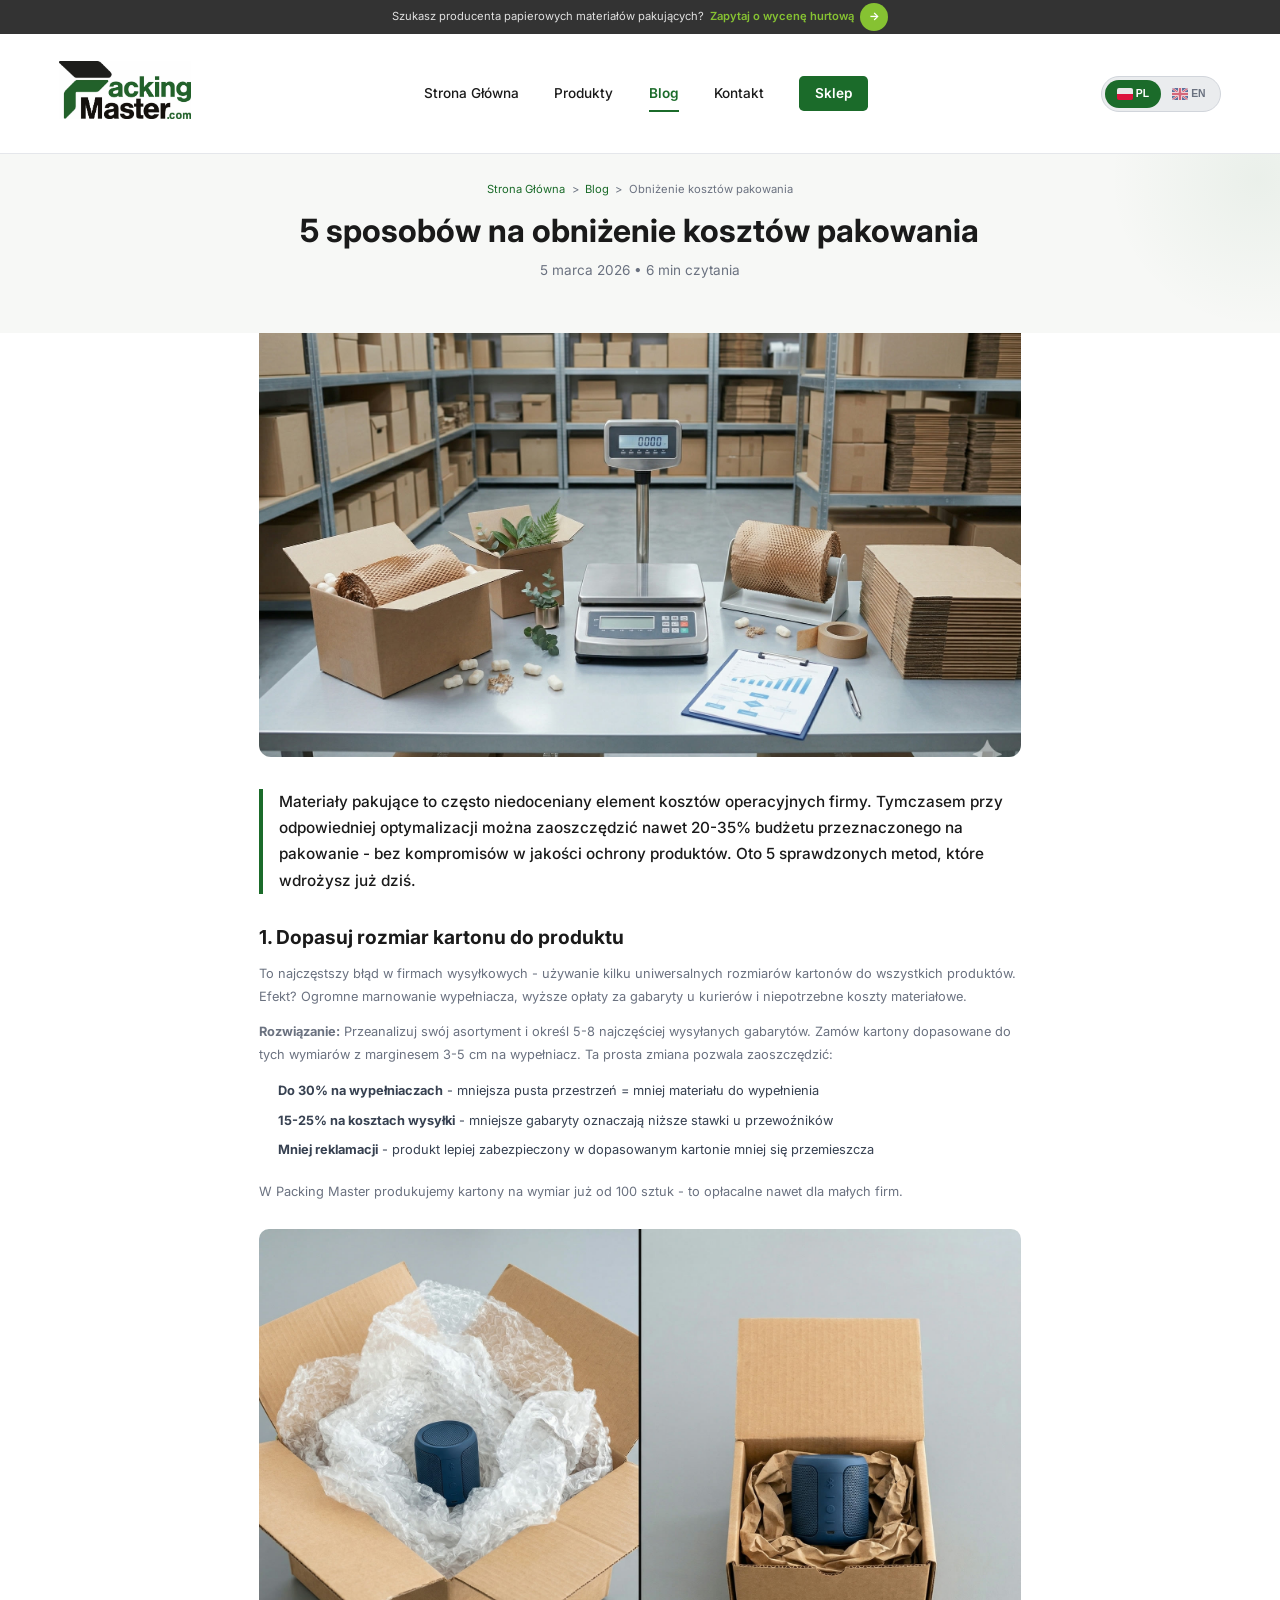
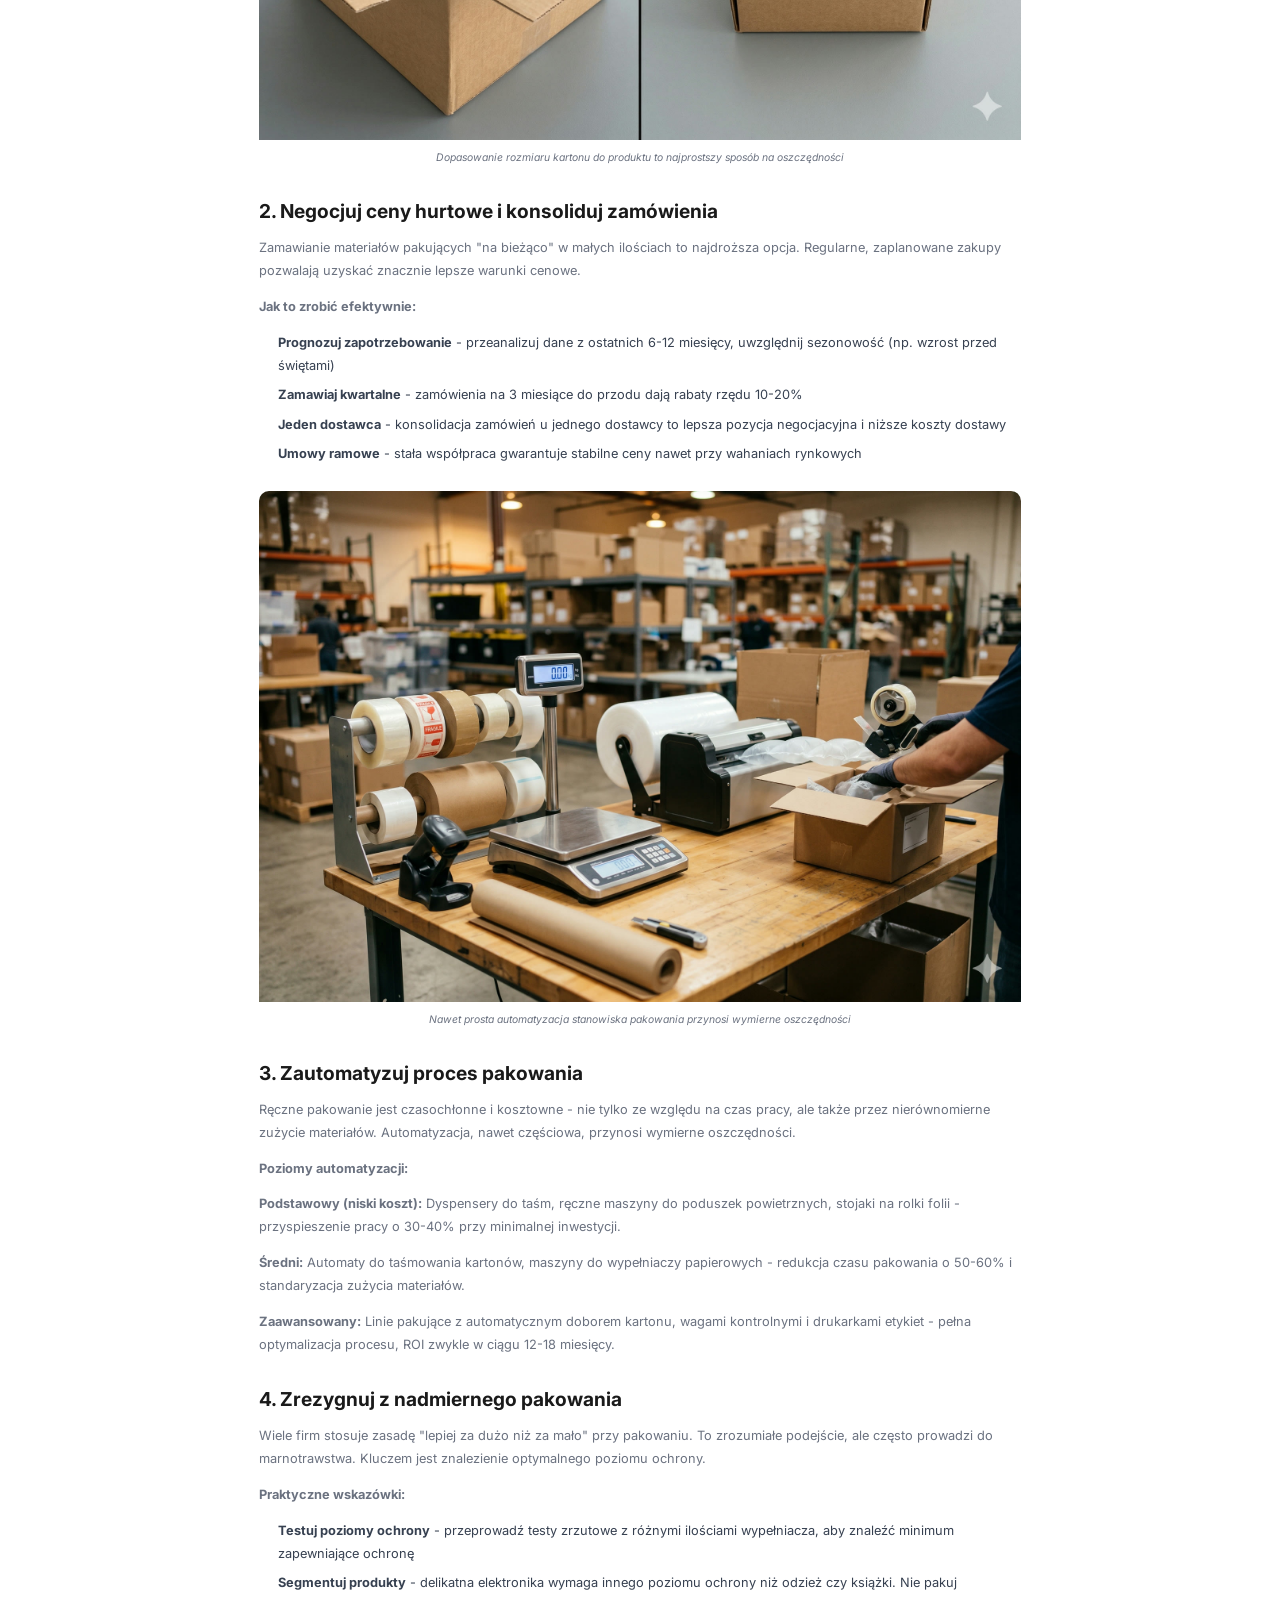
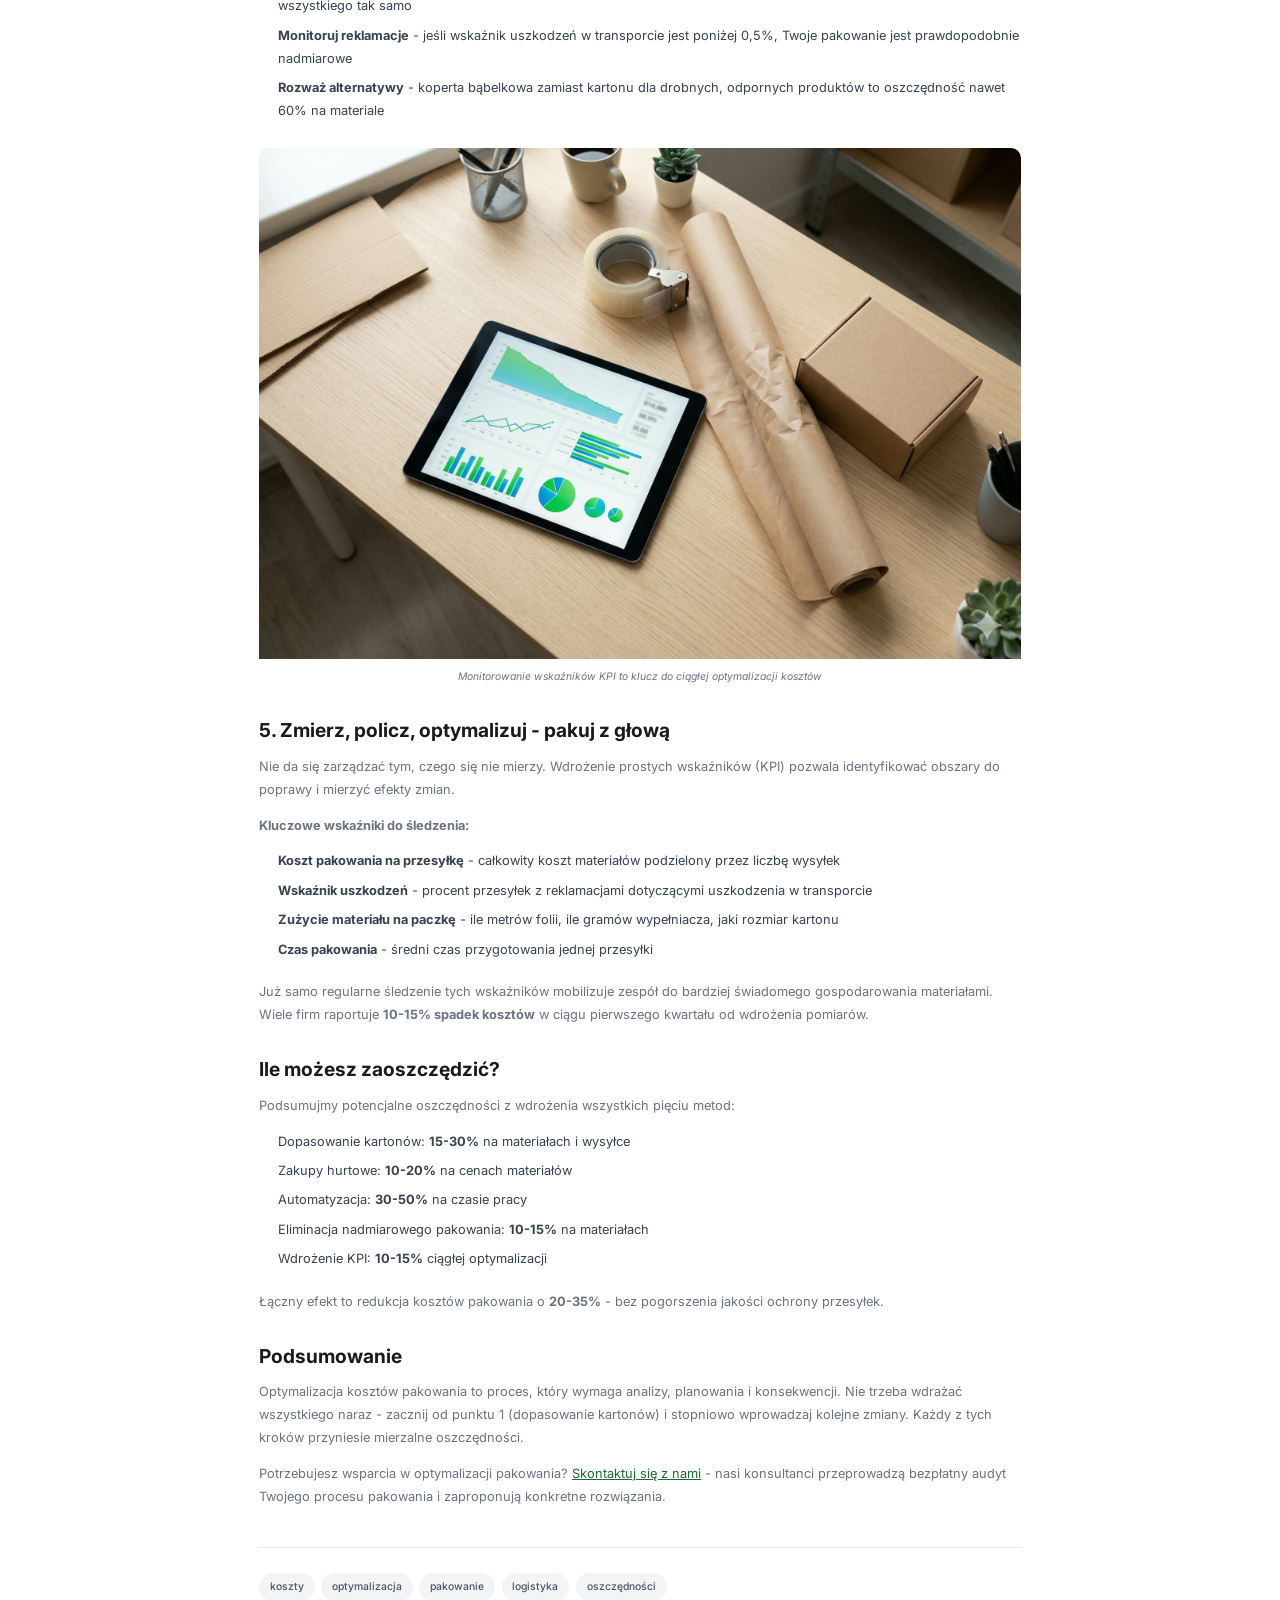
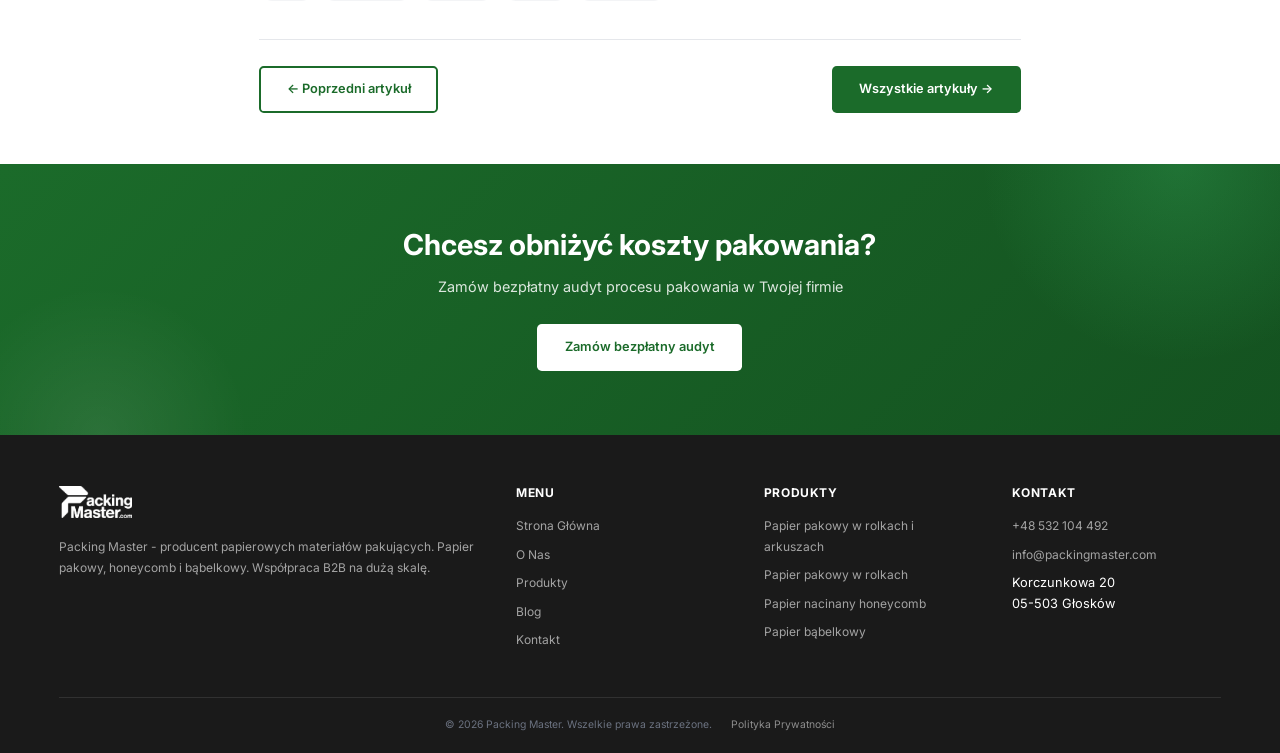
<file: blog3.html>
<!DOCTYPE html>
<html lang="pl">
<head>
  <meta charset="UTF-8">
  <meta name="viewport" content="width=device-width, initial-scale=1.0">
  <meta name="description" content="5 sposobów na obniżenie kosztów pakowania w firmie. Praktyczne porady jak zoptymalizować koszty bez utraty jakości.">
  <meta name="keywords" content="koszty pakowania, optymalizacja, oszczędności, materiały pakujące, logistyka, e-commerce">
  <meta name="author" content="Packing Master">
  <meta name="robots" content="index, follow">
  <meta property="og:title" content="5 sposobów na obniżenie kosztów pakowania - Packing Master">
  <meta property="og:description" content="Praktyczne porady jak zoptymalizować koszty pakowania w firmie bez utraty jakości.">
  <meta property="og:type" content="article">
  <link rel="canonical" href="https://packingmaster.com/blog3.html">
  <title>5 sposobów na obniżenie kosztów pakowania - Packing Master</title>
  <link rel="icon" type="image/png" href="images/MałeLogo.png">
  <link rel="preconnect" href="https://fonts.googleapis.com">
  <link rel="preconnect" href="https://fonts.gstatic.com" crossorigin>
  <link href="https://fonts.googleapis.com/css2?family=Google+Sans:wght@300;400;500;600;700;800&family=Inter:wght@300;400;500;600;700;800&display=swap" rel="stylesheet">
  <link rel="stylesheet" href="css/style.css">
</head>
<body>

<!-- Page Loader -->
<div class="page-loader">
  <div class="page-loader__inner">
    <img src="images/logo.jpg" alt="Loading..." class="page-loader__logo">
    <div class="page-loader__bar"></div>
  </div>
</div>
<div class="scroll-progress"></div>

  <!-- Top Bar -->
  <div class="topbar">
    <div class="container">
      <p><span class="topbar__text" data-i18n="topbar.text">Szukasz producenta papierowych materiałów pakujących?</span> <a href="contact.html" class="topbar__cta" data-i18n="topbar.cta">Zapytaj o wycenę hurtową</a> <a href="contact.html" class="topbar__arrow">→</a></p>
    </div>
  </div>

  <!-- Header -->
  <header class="header">
    <div class="container">
      <a href="index.html" class="header__logo">
        <img src="images/logo.jpg" alt="Packing Master">
      </a>
      <nav class="header__nav">
        <a href="index.html" data-i18n="nav.home">Strona Główna</a>
        <a href="products.html" data-i18n="nav.products">Produkty</a>
        <a href="blog.html" class="active" data-i18n="nav.blog">Blog</a>
        <a href="contact.html" data-i18n="nav.contact">Kontakt</a>
        <a href="https://sklep.packingmaster.com" target="_blank" rel="noopener" data-i18n="nav.shop" class="header__nav-shop">Sklep</a>
      </nav>
      <div class="header__actions">
        <div class="lang-switcher">
          <div class="lang-switcher__track" data-active="pl">
            <div class="lang-switcher__indicator"></div>
            <button class="lang-switcher__option active" data-lang="pl">
              <svg class="lang-switcher__flag" viewBox="0 0 16 12"><rect width="16" height="6" fill="#E8E8E8"/><rect y="6" width="16" height="6" fill="#DC143C"/></svg> PL
            </button>
            <button class="lang-switcher__option" data-lang="en">
              <svg class="lang-switcher__flag" viewBox="0 0 16 12"><rect width="16" height="12" fill="#012169"/><path d="M0 0L16 12M16 0L0 12" stroke="#fff" stroke-width="2"/><path d="M0 0L16 12M16 0L0 12" stroke="#C8102E" stroke-width="1.2"/><path d="M8 0V12M0 6H16" stroke="#fff" stroke-width="4"/><path d="M8 0V12M0 6H16" stroke="#C8102E" stroke-width="2.5"/></svg> EN
            </button>
          </div>
        </div>
      </div>
      <button class="hamburger" aria-label="Menu">
        <span></span><span></span><span></span>
      </button>
    </div>
  </header>
  <nav class="mobile-nav">
    <a href="index.html" data-i18n="nav.home">Strona Główna</a>
    <a href="products.html" data-i18n="nav.products">Produkty</a>
    <a href="blog.html" data-i18n="nav.blog">Blog</a>
    <a href="contact.html" data-i18n="nav.contact">Kontakt</a>
    <a href="https://sklep.packingmaster.com" target="_blank" rel="noopener" data-i18n="nav.shop" class="mobile-nav__shop">Sklep</a>
    <div class="lang-switcher">
      <div class="lang-switcher__track" data-active="pl">
        <div class="lang-switcher__indicator"></div>
        <button class="lang-switcher__option active" data-lang="pl">
          <svg class="lang-switcher__flag" viewBox="0 0 16 12"><rect width="16" height="6" fill="#E8E8E8"/><rect y="6" width="16" height="6" fill="#DC143C"/></svg> PL
        </button>
        <button class="lang-switcher__option" data-lang="en">
          <svg class="lang-switcher__flag" viewBox="0 0 16 12"><rect width="16" height="12" fill="#012169"/><path d="M0 0L16 12M16 0L0 12" stroke="#fff" stroke-width="2"/><path d="M0 0L16 12M16 0L0 12" stroke="#C8102E" stroke-width="1.2"/><path d="M8 0V12M0 6H16" stroke="#fff" stroke-width="4"/><path d="M8 0V12M0 6H16" stroke="#C8102E" stroke-width="2.5"/></svg> EN
        </button>
      </div>
    </div>
  </nav>

  <!-- Page Header -->
  <section class="page-header">
    <div class="container">
      <div class="page-header__breadcrumb">
        <a href="index.html">Strona Główna</a> &gt; <a href="blog.html">Blog</a> &gt; <span>Obniżenie kosztów pakowania</span>
      </div>
      <h1 data-animate="fade-up">5 sposobów na obniżenie kosztów pakowania</h1>
      <p data-animate="fade-up" data-delay="100">5 marca 2026 &bull; 6 min czytania</p>
    </div>
  </section>

  <!-- Blog Article -->
  <article class="blog-article">
    <div class="container">
      <div class="blog-article__hero">
        <img src="images/blog3.jpg" alt="Optymalizacja kosztów pakowania - pracownik analizujący materiały pakujące w magazynie">
      </div>

      <div class="blog-article__body">
        <p class="blog-article__lead">Materiały pakujące to często niedoceniany element kosztów operacyjnych firmy. Tymczasem przy odpowiedniej optymalizacji można zaoszczędzić nawet 20-35% budżetu przeznaczonego na pakowanie - bez kompromisów w jakości ochrony produktów. Oto 5 sprawdzonych metod, które wdrożysz już dziś.</p>

        <h2>1. Dopasuj rozmiar kartonu do produktu</h2>
        <p>To najczęstszy błąd w firmach wysyłkowych - używanie kilku uniwersalnych rozmiarów kartonów do wszystkich produktów. Efekt? Ogromne marnowanie wypełniacza, wyższe opłaty za gabaryty u kurierów i niepotrzebne koszty materiałowe.</p>
        <p><strong>Rozwiązanie:</strong> Przeanalizuj swój asortyment i określ 5-8 najczęściej wysyłanych gabarytów. Zamów kartony dopasowane do tych wymiarów z marginesem 3-5 cm na wypełniacz. Ta prosta zmiana pozwala zaoszczędzić:</p>
        <ul>
          <li><strong>Do 30% na wypełniaczach</strong> - mniejsza pusta przestrzeń = mniej materiału do wypełnienia</li>
          <li><strong>15-25% na kosztach wysyłki</strong> - mniejsze gabaryty oznaczają niższe stawki u przewoźników</li>
          <li><strong>Mniej reklamacji</strong> - produkt lepiej zabezpieczony w dopasowanym kartonie mniej się przemieszcza</li>
        </ul>
        <p>W Packing Master produkujemy kartony na wymiar już od 100 sztuk - to opłacalne nawet dla małych firm.</p>

        <figure class="blog-article__inline-img">
          <img src="images/blog3-kartony.jpg" alt="Porównanie kartonów różnych rozmiarów dopasowanych do produktów">
          <figcaption>Dopasowanie rozmiaru kartonu do produktu to najprostszy sposób na oszczędności</figcaption>
        </figure>

        <h2>2. Negocjuj ceny hurtowe i konsoliduj zamówienia</h2>
        <p>Zamawianie materiałów pakujących "na bieżąco" w małych ilościach to najdroższa opcja. Regularne, zaplanowane zakupy pozwalają uzyskać znacznie lepsze warunki cenowe.</p>
        <p><strong>Jak to zrobić efektywnie:</strong></p>
        <ul>
          <li><strong>Prognozuj zapotrzebowanie</strong> - przeanalizuj dane z ostatnich 6-12 miesięcy, uwzględnij sezonowość (np. wzrost przed świętami)</li>
          <li><strong>Zamawiaj kwartalne</strong> - zamówienia na 3 miesiące do przodu dają rabaty rzędu 10-20%</li>
          <li><strong>Jeden dostawca</strong> - konsolidacja zamówień u jednego dostawcy to lepsza pozycja negocjacyjna i niższe koszty dostawy</li>
          <li><strong>Umowy ramowe</strong> - stała współpraca gwarantuje stabilne ceny nawet przy wahaniach rynkowych</li>
        </ul>

        <figure class="blog-article__inline-img">
          <img src="images/blog3-automatyzacja.jpg" alt="Stanowisko pakowania z dyspenserem taśmy i maszyną do poduszek powietrznych">
          <figcaption>Nawet prosta automatyzacja stanowiska pakowania przynosi wymierne oszczędności</figcaption>
        </figure>

        <h2>3. Zautomatyzuj proces pakowania</h2>
        <p>Ręczne pakowanie jest czasochłonne i kosztowne - nie tylko ze względu na czas pracy, ale także przez nierównomierne zużycie materiałów. Automatyzacja, nawet częściowa, przynosi wymierne oszczędności.</p>
        <p><strong>Poziomy automatyzacji:</strong></p>
        <p><strong>Podstawowy (niski koszt):</strong> Dyspensery do taśm, ręczne maszyny do poduszek powietrznych, stojaki na rolki folii - przyspieszenie pracy o 30-40% przy minimalnej inwestycji.</p>
        <p><strong>Średni:</strong> Automaty do taśmowania kartonów, maszyny do wypełniaczy papierowych - redukcja czasu pakowania o 50-60% i standaryzacja zużycia materiałów.</p>
        <p><strong>Zaawansowany:</strong> Linie pakujące z automatycznym doborem kartonu, wagami kontrolnymi i drukarkami etykiet - pełna optymalizacja procesu, ROI zwykle w ciągu 12-18 miesięcy.</p>

        <h2>4. Zrezygnuj z nadmiernego pakowania</h2>
        <p>Wiele firm stosuje zasadę "lepiej za dużo niż za mało" przy pakowaniu. To zrozumiałe podejście, ale często prowadzi do marnotrawstwa. Kluczem jest znalezienie optymalnego poziomu ochrony.</p>
        <p><strong>Praktyczne wskazówki:</strong></p>
        <ul>
          <li><strong>Testuj poziomy ochrony</strong> - przeprowadź testy zrzutowe z różnymi ilościami wypełniacza, aby znaleźć minimum zapewniające ochronę</li>
          <li><strong>Segmentuj produkty</strong> - delikatna elektronika wymaga innego poziomu ochrony niż odzież czy książki. Nie pakuj wszystkiego tak samo</li>
          <li><strong>Monitoruj reklamacje</strong> - jeśli wskaźnik uszkodzeń w transporcie jest poniżej 0,5%, Twoje pakowanie jest prawdopodobnie nadmiarowe</li>
          <li><strong>Rozważ alternatywy</strong> - koperta bąbelkowa zamiast kartonu dla drobnych, odpornych produktów to oszczędność nawet 60% na materiale</li>
        </ul>

        <figure class="blog-article__inline-img">
          <img src="images/blog3-kpi.jpg" alt="Dashboard z wykresami KPI kosztów pakowania na tablecie obok stacji pakującej">
          <figcaption>Monitorowanie wskaźników KPI to klucz do ciągłej optymalizacji kosztów</figcaption>
        </figure>

        <h2>5. Zmierz, policz, optymalizuj - pakuj z głową</h2>
        <p>Nie da się zarządzać tym, czego się nie mierzy. Wdrożenie prostych wskaźników (KPI) pozwala identyfikować obszary do poprawy i mierzyć efekty zmian.</p>
        <p><strong>Kluczowe wskaźniki do śledzenia:</strong></p>
        <ul>
          <li><strong>Koszt pakowania na przesyłkę</strong> - całkowity koszt materiałów podzielony przez liczbę wysyłek</li>
          <li><strong>Wskaźnik uszkodzeń</strong> - procent przesyłek z reklamacjami dotyczącymi uszkodzenia w transporcie</li>
          <li><strong>Zużycie materiału na paczkę</strong> - ile metrów folii, ile gramów wypełniacza, jaki rozmiar kartonu</li>
          <li><strong>Czas pakowania</strong> - średni czas przygotowania jednej przesyłki</li>
        </ul>
        <p>Już samo regularne śledzenie tych wskaźników mobilizuje zespół do bardziej świadomego gospodarowania materiałami. Wiele firm raportuje <strong>10-15% spadek kosztów</strong> w ciągu pierwszego kwartału od wdrożenia pomiarów.</p>

        <h2>Ile możesz zaoszczędzić?</h2>
        <p>Podsumujmy potencjalne oszczędności z wdrożenia wszystkich pięciu metod:</p>
        <ul>
          <li>Dopasowanie kartonów: <strong>15-30%</strong> na materiałach i wysyłce</li>
          <li>Zakupy hurtowe: <strong>10-20%</strong> na cenach materiałów</li>
          <li>Automatyzacja: <strong>30-50%</strong> na czasie pracy</li>
          <li>Eliminacja nadmiarowego pakowania: <strong>10-15%</strong> na materiałach</li>
          <li>Wdrożenie KPI: <strong>10-15%</strong> ciągłej optymalizacji</li>
        </ul>
        <p>Łączny efekt to redukcja kosztów pakowania o <strong>20-35%</strong> - bez pogorszenia jakości ochrony przesyłek.</p>

        <h2>Podsumowanie</h2>
        <p>Optymalizacja kosztów pakowania to proces, który wymaga analizy, planowania i konsekwencji. Nie trzeba wdrażać wszystkiego naraz - zacznij od punktu 1 (dopasowanie kartonów) i stopniowo wprowadzaj kolejne zmiany. Każdy z tych kroków przyniesie mierzalne oszczędności.</p>
        <p>Potrzebujesz wsparcia w optymalizacji pakowania? <a href="contact.html">Skontaktuj się z nami</a> - nasi konsultanci przeprowadzą bezpłatny audyt Twojego procesu pakowania i zaproponują konkretne rozwiązania.</p>

        <div class="blog-article__tags">
          <span>koszty</span>
          <span>optymalizacja</span>
          <span>pakowanie</span>
          <span>logistyka</span>
          <span>oszczędności</span>
        </div>
      </div>

      <div class="blog-article__nav">
        <a href="blog2.html" class="btn btn-outline">&larr; Poprzedni artykuł</a>
        <a href="blog.html" class="btn btn-primary">Wszystkie artykuły &rarr;</a>
      </div>
    </div>
  </article>

  <!-- CTA Section -->
  <section class="cta">
    <div class="container">
      <h2 data-animate="fade-up">Chcesz obniżyć koszty pakowania?</h2>
      <p data-animate="fade-up" data-delay="100">Zamów bezpłatny audyt procesu pakowania w Twojej firmie</p>
      <a href="contact.html" class="btn btn-white" data-animate="zoom-in" data-delay="200" data-magnetic>Zamów bezpłatny audyt</a>
    </div>
  </section>

  <!-- Footer -->
  <footer class="footer">
    <div class="container">
      <div class="footer__grid">
        <div class="footer__brand">
          <img src="images/Czarno-bale-logo.png" alt="Packing Master">
          <p data-i18n="footer.desc">Packing Master - producent papierowych materiałów pakujących. Papier pakowy, honeycomb i bąbelkowy. Współpraca B2B na dużą skalę.</p>
        </div>
        <div>
          <h5 data-i18n="footer.menu">Menu</h5>
          <ul>
            <li><a href="index.html" data-i18n="nav.home">Strona Główna</a></li>
            <li><a href="about.html" data-i18n="nav.about">O Nas</a></li>
            <li><a href="products.html" data-i18n="nav.products">Produkty</a></li>
            <li><a href="blog.html" data-i18n="nav.blog">Blog</a></li>
            <li><a href="contact.html" data-i18n="nav.contact">Kontakt</a></li>
          </ul>
        </div>
        <div>
          <h5 data-i18n="footer.products">Produkty</h5>
          <ul>
            <li><a href="products.html">Papier pakowy w rolkach i arkuszach</a></li>
            <li><a href="products.html">Papier pakowy w rolkach</a></li>
            <li><a href="products.html">Papier nacinany honeycomb</a></li>
            <li><a href="products.html">Papier bąbelkowy</a></li>
          </ul>
        </div>
        <div>
          <h5 data-i18n="footer.contact">Kontakt</h5>
          <ul>
            <li><a href="tel:+48532104492">+48 532 104 492</a></li>
            <li><a href="mailto:info@packingmaster.com">info@packingmaster.com</a></li>
            <li>Korczunkowa 20<br>05-503 Głosków</li>
          </ul>
        </div>
      </div>
      <div class="footer__bottom">
        <p>&copy; 2026 Packing Master. Wszelkie prawa zastrzeżone.</p>
        <a href="privacy.html">Polityka Prywatności</a>
      </div>
    </div>
  </footer>

  <script src="js/i18n.js?v=5"></script>
  <script src="js/main.js?v=5"></script>
</body>
</html>
</file>
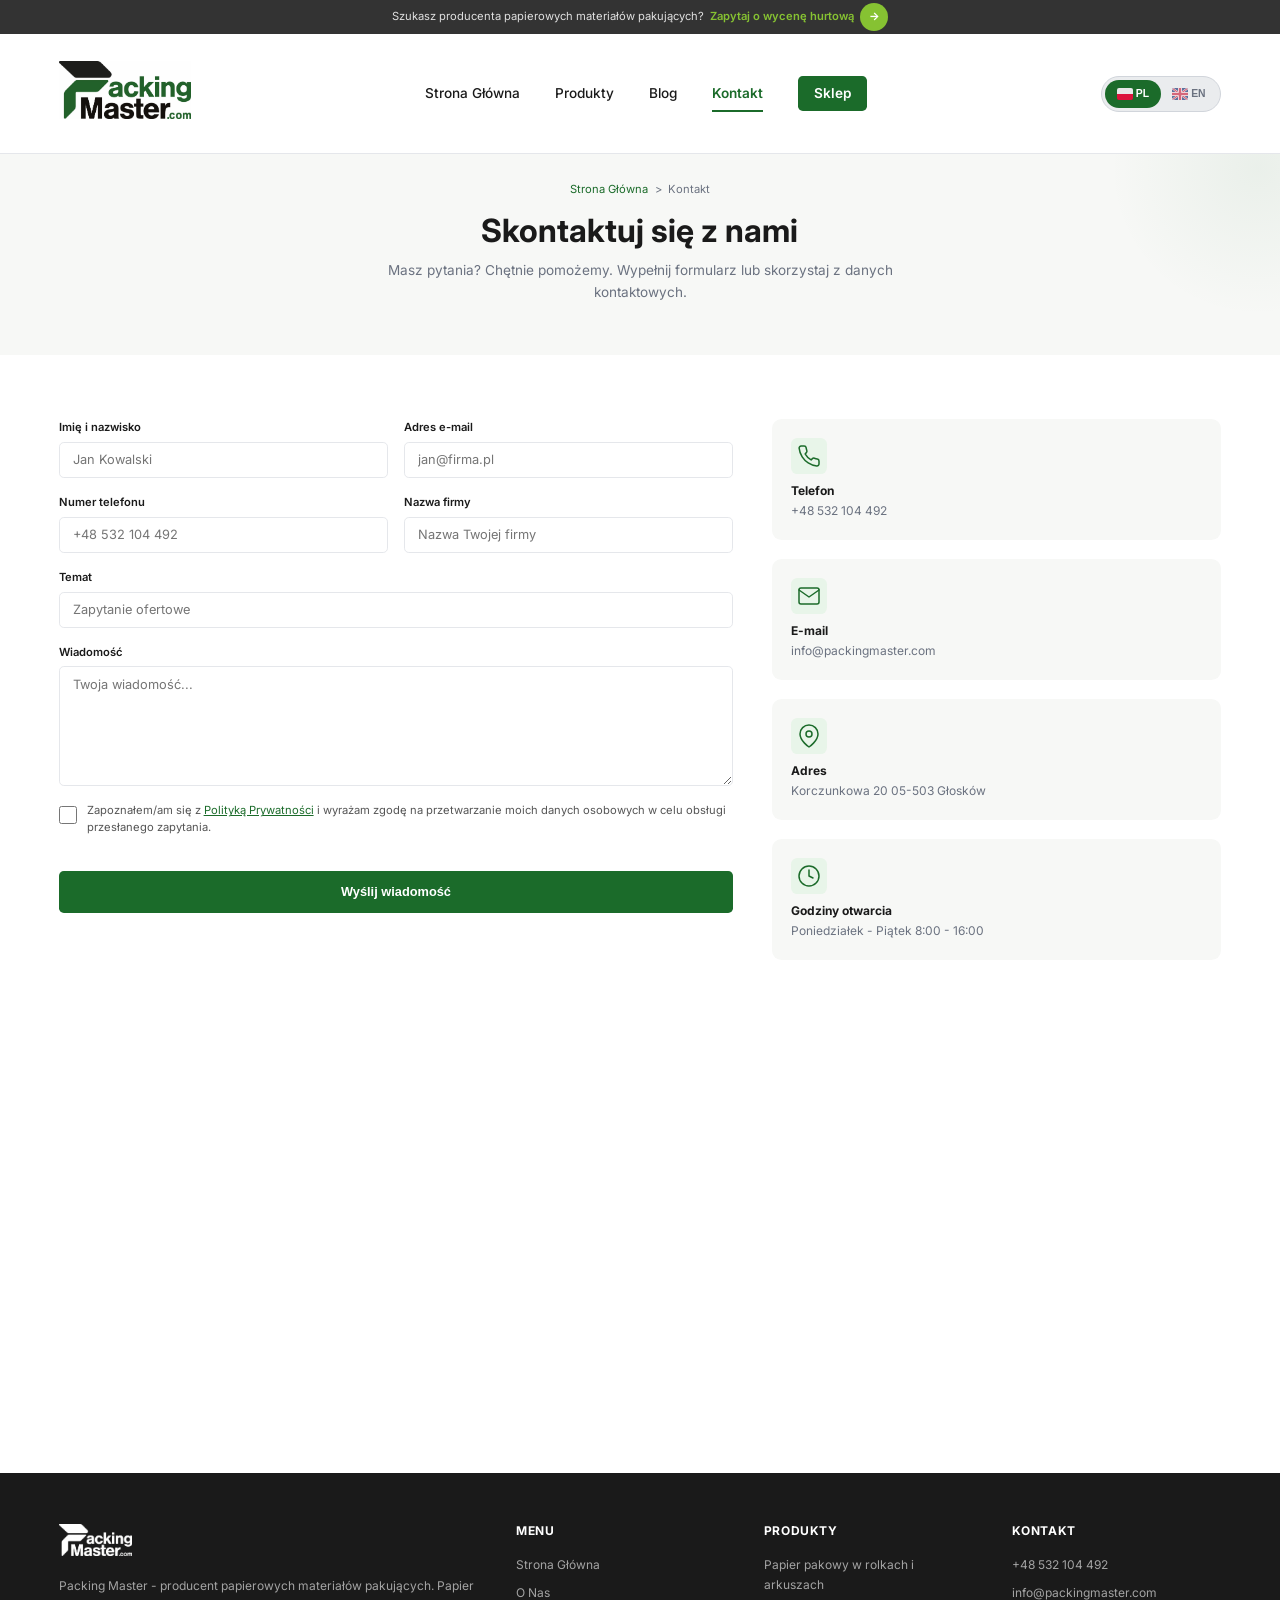
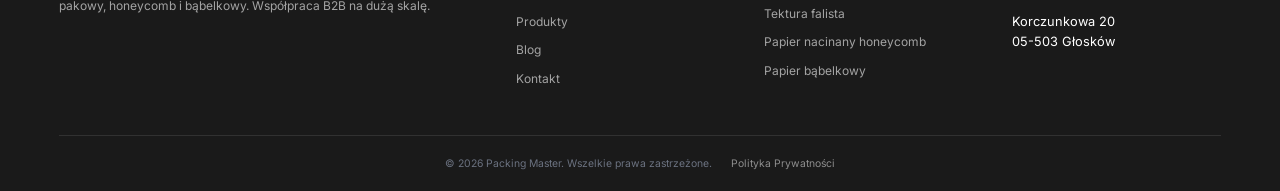
<file: contact.html>
<!DOCTYPE html>
<html lang="pl">
<head>
  <meta charset="UTF-8">
  <meta name="viewport" content="width=device-width, initial-scale=1.0">
  <meta name="description" content="Skontaktuj się z Packing Master - producentem profesjonalnych materiałów pakujących. Telefon, e-mail, formularz kontaktowy.">
  <meta name="keywords" content="Packing Master, kontakt, materiały pakujące, producent opakowań, formularz kontaktowy, Warszawa">
  <meta name="author" content="Packing Master">
  <meta name="robots" content="index, follow">
  <meta property="og:title" content="Kontakt - Packing Master">
  <meta property="og:description" content="Skontaktuj się z Packing Master - producentem profesjonalnych materiałów pakujących. Telefon, e-mail, formularz kontaktowy.">
  <meta property="og:type" content="website">
  <meta property="og:url" content="https://packingmaster.com/contact.html">
  <meta property="og:image" content="https://packingmaster.com/images/logo.jpg">
  <meta name="twitter:card" content="summary_large_image">
  <meta name="twitter:title" content="Kontakt - Packing Master">
  <meta name="twitter:description" content="Skontaktuj się z Packing Master - producentem profesjonalnych materiałów pakujących. Telefon, e-mail, formularz kontaktowy.">
  <link rel="canonical" href="https://packingmaster.com/contact.html">
  <title>Kontakt - Packing Master</title>
  <link rel="icon" type="image/png" href="images/MałeLogo.png">
  <link rel="preconnect" href="https://fonts.googleapis.com">
  <link rel="preconnect" href="https://fonts.gstatic.com" crossorigin>
  <link href="https://fonts.googleapis.com/css2?family=Google+Sans:wght@300;400;500;600;700;800&family=Inter:wght@300;400;500;600;700;800&display=swap" rel="stylesheet">
  <link rel="stylesheet" href="css/style.css">
</head>
<body>

<!-- Page Loader -->
<div class="page-loader">
  <div class="page-loader__inner">
    <img src="images/logo.jpg" alt="Loading..." class="page-loader__logo">
    <div class="page-loader__bar"></div>
  </div>
</div>
<div class="scroll-progress"></div>

  <!-- Top Bar -->
  <div class="topbar">
    <div class="container">
      <p><span class="topbar__text" data-i18n="topbar.text">Szukasz producenta papierowych materiałów pakujących?</span> <a href="contact.html" class="topbar__cta" data-i18n="topbar.cta">Zapytaj o wycenę hurtową</a> <a href="contact.html" class="topbar__arrow">→</a></p>
    </div>
  </div>

  <!-- Header -->
  <header class="header">
    <div class="container">
      <a href="index.html" class="header__logo">
        <img src="images/logo.jpg" alt="Packing Master">
      </a>
      <nav class="header__nav">
        <a href="index.html" data-i18n="nav.home">Strona Główna</a>
        <a href="products.html" data-i18n="nav.products">Produkty</a>
        <a href="blog.html" data-i18n="nav.blog">Blog</a>
        <a href="contact.html" class="active" data-i18n="nav.contact">Kontakt</a>
        <a href="https://sklep.packingmaster.com" target="_blank" rel="noopener" data-i18n="nav.shop" class="header__nav-shop">Sklep</a>
      </nav>
      <div class="header__actions">
        <div class="lang-switcher">
          <div class="lang-switcher__track" data-active="pl">
            <div class="lang-switcher__indicator"></div>
            <button class="lang-switcher__option active" data-lang="pl">
              <svg class="lang-switcher__flag" viewBox="0 0 16 12"><rect width="16" height="6" fill="#E8E8E8"/><rect y="6" width="16" height="6" fill="#DC143C"/></svg> PL
            </button>
            <button class="lang-switcher__option" data-lang="en">
              <svg class="lang-switcher__flag" viewBox="0 0 16 12"><rect width="16" height="12" fill="#012169"/><path d="M0 0L16 12M16 0L0 12" stroke="#fff" stroke-width="2"/><path d="M0 0L16 12M16 0L0 12" stroke="#C8102E" stroke-width="1.2"/><path d="M8 0V12M0 6H16" stroke="#fff" stroke-width="4"/><path d="M8 0V12M0 6H16" stroke="#C8102E" stroke-width="2.5"/></svg> EN
            </button>
          </div>
        </div>

      </div>
      <button class="hamburger" aria-label="Menu">
        <span></span><span></span><span></span>
      </button>
    </div>
  </header>
  <nav class="mobile-nav">
    <a href="index.html" data-i18n="nav.home">Strona Główna</a>
    <a href="products.html" data-i18n="nav.products">Produkty</a>
    <a href="blog.html" data-i18n="nav.blog">Blog</a>
    <a href="contact.html" data-i18n="nav.contact">Kontakt</a>
    <a href="https://sklep.packingmaster.com" target="_blank" rel="noopener" data-i18n="nav.shop" class="mobile-nav__shop">Sklep</a>
    <div class="lang-switcher">
      <div class="lang-switcher__track" data-active="pl">
        <div class="lang-switcher__indicator"></div>
        <button class="lang-switcher__option active" data-lang="pl">
          <svg class="lang-switcher__flag" viewBox="0 0 16 12"><rect width="16" height="6" fill="#E8E8E8"/><rect y="6" width="16" height="6" fill="#DC143C"/></svg> PL
        </button>
        <button class="lang-switcher__option" data-lang="en">
          <svg class="lang-switcher__flag" viewBox="0 0 16 12"><rect width="16" height="12" fill="#012169"/><path d="M0 0L16 12M16 0L0 12" stroke="#fff" stroke-width="2"/><path d="M0 0L16 12M16 0L0 12" stroke="#C8102E" stroke-width="1.2"/><path d="M8 0V12M0 6H16" stroke="#fff" stroke-width="4"/><path d="M8 0V12M0 6H16" stroke="#C8102E" stroke-width="2.5"/></svg> EN
        </button>
      </div>
    </div>
  </nav>

  <!-- Page Header -->
  <section class="page-header">
    <div class="container">
      <div class="page-header__breadcrumb">
        <a href="index.html" data-i18n="nav.home">Strona Główna</a> &gt; <span data-i18n="contact.label">Kontakt</span>
      </div>
      <h1 data-animate="fade-up" data-i18n="contact.title">Kontakt</h1>
      <p data-animate="fade-up" data-delay="100" data-i18n="contact.subtitle">Skontaktuj się z nami - chętnie odpowiemy na Twoje pytania</p>
    </div>
  </section>

  <!-- Contact Section -->
  <section class="contact">
    <div class="container">
      <div class="contact__grid">

        <!-- Contact Form -->
        <div class="contact__form-wrapper" data-animate="fade-right">
          <form id="contactForm" class="contact__form" action="https://api.web3forms.com/submit" method="POST">
            <input type="hidden" name="access_key" value="6b83f840-7143-4399-a2dd-20a84a8de076">
            <input type="hidden" name="from_name" value="Packing Master - Formularz kontaktowy">
            <input type="checkbox" name="botcheck" class="hidden" style="display:none;">
            <div class="form-row">
              <div class="form-group">
                <label data-i18n="contact.form.name">Imię i nazwisko</label>
                <input type="text" name="name" required data-i18n="contact.form.placeholder.name" placeholder="Wpisz imię i nazwisko">
              </div>
              <div class="form-group">
                <label data-i18n="contact.form.email">Adres e-mail</label>
                <input type="email" name="email" required data-i18n="contact.form.placeholder.email" placeholder="Wpisz adres e-mail">
              </div>
            </div>
            <div class="form-row">
              <div class="form-group">
                <label data-i18n="contact.form.phone">Telefon</label>
                <input type="tel" name="phone" data-i18n="contact.form.placeholder.phone" placeholder="Wpisz numer telefonu">
              </div>
              <div class="form-group">
                <label data-i18n="contact.form.company">Firma</label>
                <input type="text" name="company" data-i18n="contact.form.placeholder.company" placeholder="Wpisz nazwę firmy">
              </div>
            </div>
            <div class="form-group">
              <label data-i18n="contact.form.subject">Temat</label>
              <input type="text" name="subject" required data-i18n="contact.form.placeholder.subject" placeholder="Wpisz temat wiadomości">
            </div>
            <div class="form-group">
              <label data-i18n="contact.form.message">Wiadomość</label>
              <textarea name="message" rows="6" required data-i18n="contact.form.placeholder.message" placeholder="Wpisz treść wiadomości"></textarea>
            </div>
            <div class="form-group--consent">
              <input type="checkbox" id="privacyConsent" name="privacy_consent" required>
              <label for="privacyConsent" data-i18n="contact.form.consent">Zapoznałem/am się z <a href="privacy.html">Polityką Prywatności</a> i wyrażam zgodę na przetwarzanie moich danych osobowych w celu obsługi przesłanego zapytania.</label>
            </div>
            <button type="submit" class="btn btn-primary" data-magnetic data-i18n="contact.form.send">Wyślij wiadomość</button>
          </form>
        </div>

        <!-- Contact Info -->
        <div class="contact__info" data-animate="fade-left" data-delay="200" data-stagger>
          <div class="contact__info-card">
            <div class="contact__info-icon">
              <svg width="24" height="24" viewBox="0 0 24 24" fill="none" stroke="currentColor" stroke-width="1.5" stroke-linecap="round" stroke-linejoin="round">
                <path d="M22 16.92v3a2 2 0 01-2.18 2 19.79 19.79 0 01-8.63-3.07 19.5 19.5 0 01-6-6 19.79 19.79 0 01-3.07-8.67A2 2 0 014.11 2h3a2 2 0 012 1.72 12.84 12.84 0 00.7 2.81 2 2 0 01-.45 2.11L8.09 9.91a16 16 0 006 6l1.27-1.27a2 2 0 012.11-.45 12.84 12.84 0 002.81.7A2 2 0 0122 16.92z"/>
              </svg>
            </div>
            <h4 data-i18n="contact.info.phone.label">Telefon</h4>
            <p data-i18n="contact.info.phone">+48 532 104 492</p>
          </div>

          <div class="contact__info-card">
            <div class="contact__info-icon">
              <svg width="24" height="24" viewBox="0 0 24 24" fill="none" stroke="currentColor" stroke-width="1.5" stroke-linecap="round" stroke-linejoin="round">
                <path d="M4 4h16c1.1 0 2 .9 2 2v12c0 1.1-.9 2-2 2H4c-1.1 0-2-.9-2-2V6c0-1.1.9-2 2-2z"/>
                <polyline points="22,6 12,13 2,6"/>
              </svg>
            </div>
            <h4 data-i18n="contact.info.email.label">E-mail</h4>
            <p data-i18n="contact.info.email">info@packingmaster.com</p>
          </div>

          <div class="contact__info-card">
            <div class="contact__info-icon">
              <svg width="24" height="24" viewBox="0 0 24 24" fill="none" stroke="currentColor" stroke-width="1.5" stroke-linecap="round" stroke-linejoin="round">
                <path d="M21 10c0 7-9 13-9 13s-9-6-9-13a9 9 0 0118 0z"/>
                <circle cx="12" cy="10" r="3"/>
              </svg>
            </div>
            <h4 data-i18n="contact.info.address.label">Adres</h4>
            <p data-i18n="contact.info.address">Korczunkowa 20, 05-503 Głosków</p>
          </div>

          <div class="contact__info-card">
            <div class="contact__info-icon">
              <svg width="24" height="24" viewBox="0 0 24 24" fill="none" stroke="currentColor" stroke-width="1.5" stroke-linecap="round" stroke-linejoin="round">
                <circle cx="12" cy="12" r="10"/>
                <polyline points="12 6 12 12 16 14"/>
              </svg>
            </div>
            <h4 data-i18n="contact.info.hours.label">Godziny otwarcia</h4>
            <p data-i18n="contact.info.hours">Pon-Pt: 8:00 - 16:00</p>
          </div>
        </div>

      </div>
    </div>
  </section>

  <!-- Google Maps -->
  <section class="contact__map" data-animate="fade-up">
    <iframe src="https://maps.google.com/maps?q=Korczunkowa+20,+05-503+G%C5%82osk%C3%B3w,+Polska&t=&z=15&ie=UTF8&iwloc=&output=embed" width="100%" height="450" style="border:0;" allowfullscreen="" loading="lazy" referrerpolicy="no-referrer-when-downgrade"></iframe>
  </section>

  <!-- Footer -->
  <footer class="footer">
    <div class="container">
      <div class="footer__grid">
        <div class="footer__brand">
          <img src="images/Czarno-bale-logo.png" alt="Packing Master">
          <p data-i18n="footer.desc">Packing Master - producent papierowych materiałów pakujących. Papier pakowy, honeycomb i bąbelkowy. Współpraca B2B na dużą skalę.</p>
        </div>
        <div>
          <h5 data-i18n="footer.menu">Menu</h5>
          <ul>
            <li><a href="index.html" data-i18n="nav.home">Strona Główna</a></li>
            <li><a href="about.html" data-i18n="nav.about">O Nas</a></li>
            <li><a href="products.html" data-i18n="nav.products">Produkty</a></li>
            <li><a href="blog.html" data-i18n="nav.blog">Blog</a></li>
            <li><a href="contact.html" data-i18n="nav.contact">Kontakt</a></li>
          </ul>
        </div>
        <div>
          <h5 data-i18n="footer.products">Produkty</h5>
          <ul>
            <li><a href="products.html" data-i18n="products.1.title">Papier pakowy w rolkach i arkuszach</a></li>
            <li><a href="products.html" data-i18n="products.2.title">Papier pakowy w rolkach</a></li>
            <li><a href="products.html" data-i18n="products.3.title">Papier nacinany honeycomb</a></li>
            <li><a href="products.html" data-i18n="products.4.title">Papier bąbelkowy</a></li>
          </ul>
        </div>
        <div>
          <h5 data-i18n="footer.contact">Kontakt</h5>
          <ul>
            <li><a href="tel:+48532104492">+48 532 104 492</a></li>
            <li><a href="mailto:info@packingmaster.com">info@packingmaster.com</a></li>
            <li>Korczunkowa 20<br>05-503 Głosków</li>
          </ul>
        </div>
      </div>
      <div class="footer__bottom">
        <p data-i18n="footer.copyright">&copy; 2026 Packing Master. Wszelkie prawa zastrzeżone.</p>
        <a href="privacy.html" data-i18n="footer.privacy">Polityka Prywatności</a>
      </div>
    </div>
  </footer>

  <!-- Success Modal -->
  <div class="form-success" id="formSuccess" aria-hidden="true" role="dialog" aria-labelledby="formSuccessTitle" aria-describedby="formSuccessText">
    <div class="form-success__backdrop" data-close></div>
    <div class="form-success__card" role="document">
      <div class="form-success__icon">
        <svg class="form-success__checkmark" viewBox="0 0 72 72" xmlns="http://www.w3.org/2000/svg" aria-hidden="true">
          <circle class="form-success__circle" cx="36" cy="36" r="32" fill="none"/>
          <path class="form-success__check" fill="none" d="M22 37.5l10 10 19-21"/>
        </svg>
      </div>
      <h3 class="form-success__title" id="formSuccessTitle" data-i18n="contact.success.title">Wiadomość wysłana!</h3>
      <p class="form-success__text" id="formSuccessText" data-i18n="contact.success.text">Dziękujemy za kontakt. Odpowiemy najszybciej jak to możliwe.</p>
      <button type="button" class="btn btn-primary form-success__close" data-close data-i18n="contact.success.close">Zamknij</button>
    </div>
  </div>

  <script src="js/i18n.js?v=5"></script>
  <script src="js/main.js?v=5"></script>
</body>
</html>
</file>
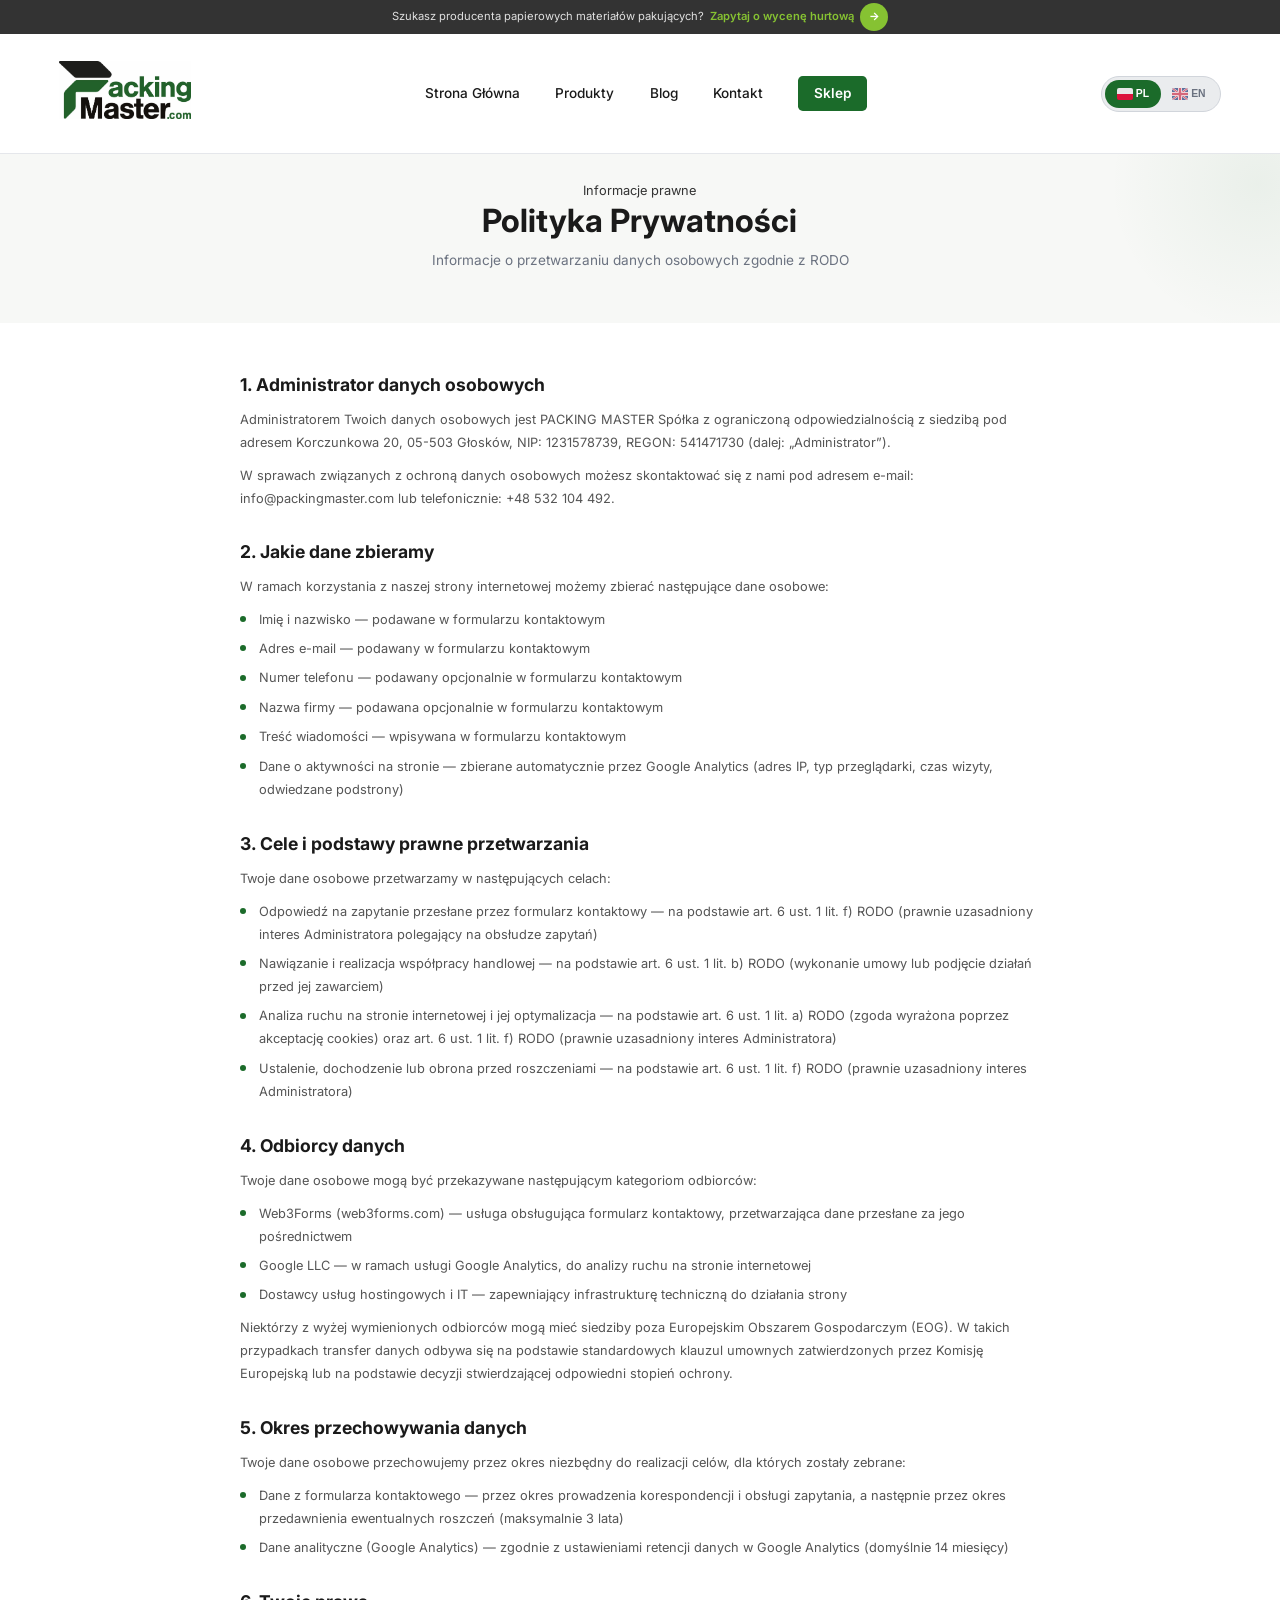
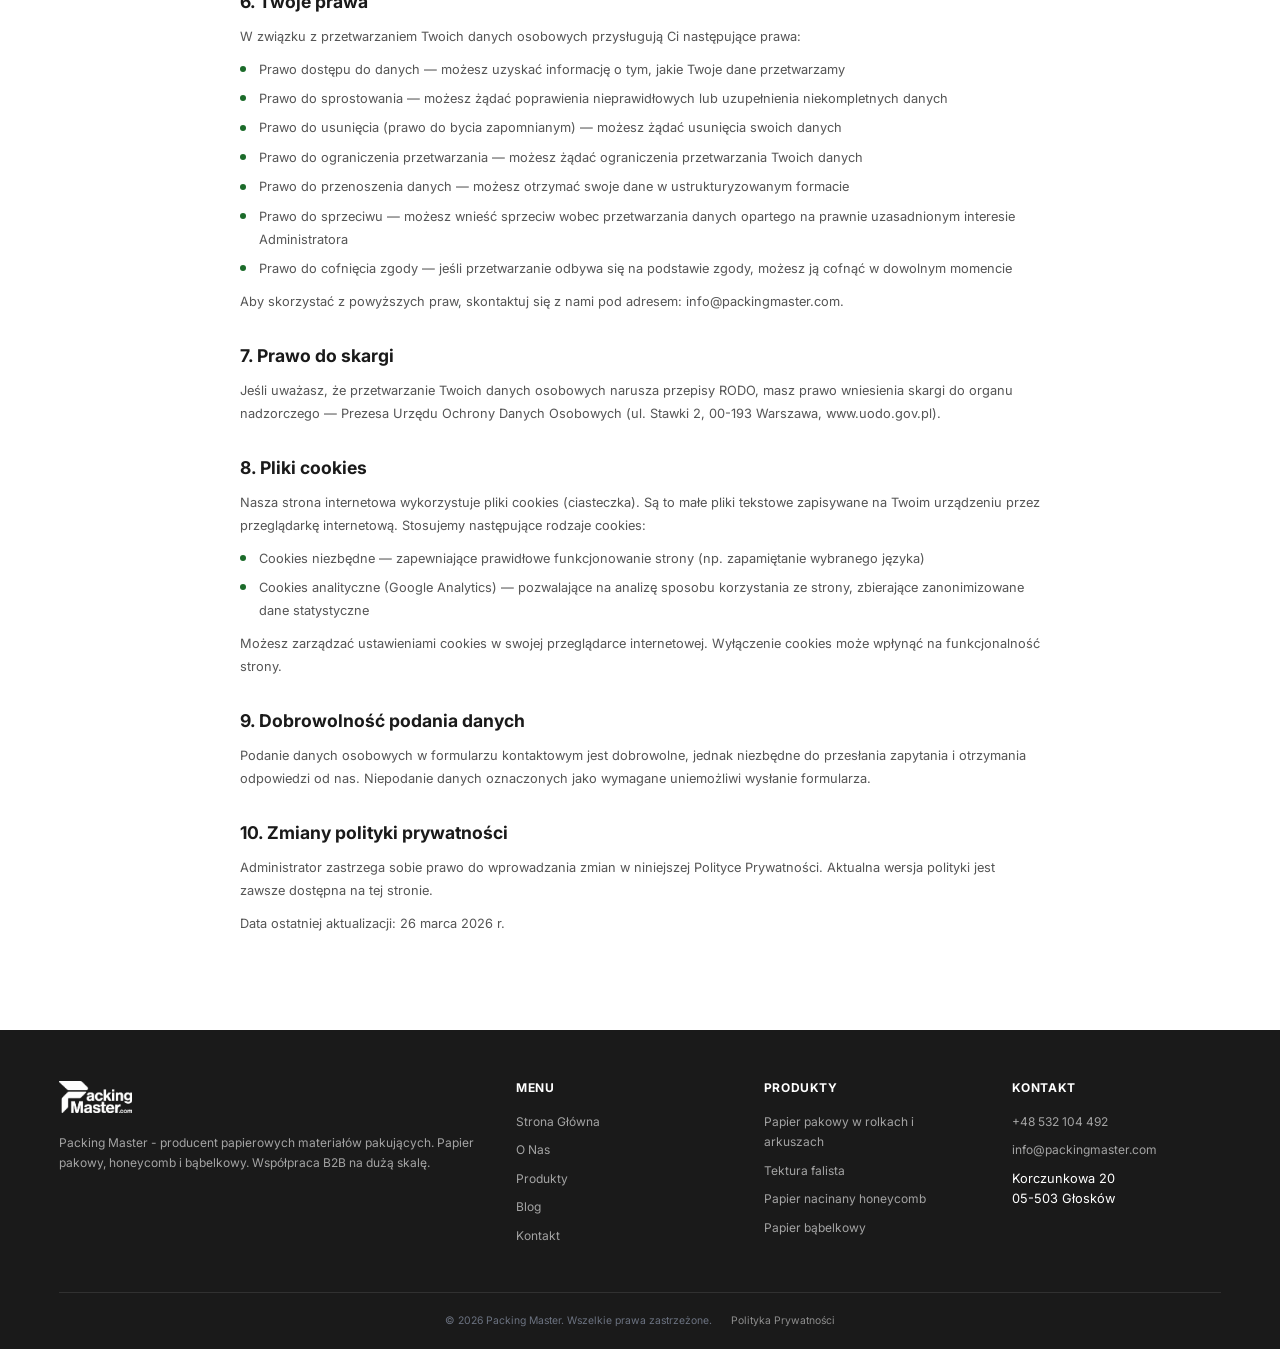
<file: privacy.html>
<!DOCTYPE html>
<html lang="pl">
<head>
  <meta charset="UTF-8">
  <meta name="viewport" content="width=device-width, initial-scale=1.0">
  <meta name="description" content="Polityka prywatności - Packing Master. Informacje o przetwarzaniu danych osobowych zgodnie z RODO.">
  <meta name="robots" content="index, follow">
  <link rel="canonical" href="https://packingmaster.com/privacy.html">
  <title>Polityka Prywatności - Packing Master</title>
  <link rel="icon" type="image/png" href="images/MałeLogo.png">
  <link rel="preconnect" href="https://fonts.googleapis.com">
  <link rel="preconnect" href="https://fonts.gstatic.com" crossorigin>
  <link href="https://fonts.googleapis.com/css2?family=Google+Sans:wght@300;400;500;600;700;800&family=Inter:wght@300;400;500;600;700;800&display=swap" rel="stylesheet">
  <link rel="stylesheet" href="css/style.css">
</head>
<body>

<!-- Page Loader -->
<div class="page-loader">
  <div class="page-loader__inner">
    <img src="images/logo.jpg" alt="Loading..." class="page-loader__logo">
    <div class="page-loader__bar"></div>
  </div>
</div>
<div class="scroll-progress"></div>

  <!-- Top Bar -->
  <div class="topbar">
    <div class="container">
      <p><span class="topbar__text" data-i18n="topbar.text">Szukasz producenta papierowych materiałów pakujących?</span> <a href="contact.html" class="topbar__cta" data-i18n="topbar.cta">Zapytaj o wycenę hurtową</a> <a href="contact.html" class="topbar__arrow">→</a></p>
    </div>
  </div>

  <!-- Header -->
  <header class="header">
    <div class="container">
      <a href="index.html" class="header__logo">
        <img src="images/logo.jpg" alt="Packing Master">
      </a>
      <nav class="header__nav">
        <a href="index.html" data-i18n="nav.home">Strona Główna</a>
        <a href="products.html" data-i18n="nav.products">Produkty</a>
        <a href="blog.html" data-i18n="nav.blog">Blog</a>
        <a href="contact.html" data-i18n="nav.contact">Kontakt</a>
        <a href="https://sklep.packingmaster.com" target="_blank" rel="noopener" data-i18n="nav.shop" class="header__nav-shop">Sklep</a>
      </nav>
      <div class="header__actions">
        <div class="lang-switcher">
          <div class="lang-switcher__track" data-active="pl">
            <div class="lang-switcher__indicator"></div>
            <button class="lang-switcher__option active" data-lang="pl">
              <svg class="lang-switcher__flag" viewBox="0 0 16 12"><rect width="16" height="6" fill="#E8E8E8"/><rect y="6" width="16" height="6" fill="#DC143C"/></svg> PL
            </button>
            <button class="lang-switcher__option" data-lang="en">
              <svg class="lang-switcher__flag" viewBox="0 0 16 12"><rect width="16" height="12" fill="#012169"/><path d="M0 0L16 12M16 0L0 12" stroke="#fff" stroke-width="2"/><path d="M0 0L16 12M16 0L0 12" stroke="#C8102E" stroke-width="1.2"/><path d="M8 0V12M0 6H16" stroke="#fff" stroke-width="4"/><path d="M8 0V12M0 6H16" stroke="#C8102E" stroke-width="2.5"/></svg> EN
            </button>
          </div>
        </div>

      </div>
      <button class="hamburger" aria-label="Menu">
        <span></span><span></span><span></span>
      </button>
    </div>
  </header>
  <nav class="mobile-nav">
    <a href="index.html" data-i18n="nav.home">Strona Główna</a>
    <a href="products.html" data-i18n="nav.products">Produkty</a>
    <a href="blog.html" data-i18n="nav.blog">Blog</a>
    <a href="contact.html" data-i18n="nav.contact">Kontakt</a>
    <a href="https://sklep.packingmaster.com" target="_blank" rel="noopener" data-i18n="nav.shop">Sklep</a>
  </nav>

  <main>

  <!-- Page Header -->
  <section class="page-header">
    <div class="container">
      <div class="page-header__label" data-animate="fade-up">
        <span data-i18n="privacy.label">Informacje prawne</span>
      </div>
      <h1 data-animate="fade-up" data-i18n="privacy.title">Polityka Prywatności</h1>
      <p data-animate="fade-up" data-delay="100" data-i18n="privacy.subtitle">Informacje o przetwarzaniu danych osobowych zgodnie z RODO</p>
    </div>
  </section>

  <!-- Privacy Policy Content -->
  <section class="privacy-content">
    <div class="container">
      <div class="privacy-content__wrapper">

        <div class="privacy-content__section" data-animate="fade-up">
          <h2 data-i18n="privacy.s1.title">1. Administrator danych osobowych</h2>
          <p data-i18n="privacy.s1.p1">Administratorem Twoich danych osobowych jest PACKING MASTER Spółka z ograniczoną odpowiedzialnością z siedzibą pod adresem Korczunkowa 20, 05-503 Głosków, NIP: 1231578739, REGON: 541471730 (dalej: „Administrator").</p>
          <p data-i18n="privacy.s1.p2">W sprawach związanych z ochroną danych osobowych możesz skontaktować się z nami pod adresem e-mail: info@packingmaster.com lub telefonicznie: +48 532 104 492.</p>
        </div>

        <div class="privacy-content__section" data-animate="fade-up">
          <h2 data-i18n="privacy.s2.title">2. Jakie dane zbieramy</h2>
          <p data-i18n="privacy.s2.p1">W ramach korzystania z naszej strony internetowej możemy zbierać następujące dane osobowe:</p>
          <ul>
            <li data-i18n="privacy.s2.li1">Imię i nazwisko — podawane w formularzu kontaktowym</li>
            <li data-i18n="privacy.s2.li2">Adres e-mail — podawany w formularzu kontaktowym</li>
            <li data-i18n="privacy.s2.li3">Numer telefonu — podawany opcjonalnie w formularzu kontaktowym</li>
            <li data-i18n="privacy.s2.li4">Nazwa firmy — podawana opcjonalnie w formularzu kontaktowym</li>
            <li data-i18n="privacy.s2.li5">Treść wiadomości — wpisywana w formularzu kontaktowym</li>
            <li data-i18n="privacy.s2.li6">Dane o aktywności na stronie — zbierane automatycznie przez Google Analytics (adres IP, typ przeglądarki, czas wizyty, odwiedzane podstrony)</li>
          </ul>
        </div>

        <div class="privacy-content__section" data-animate="fade-up">
          <h2 data-i18n="privacy.s3.title">3. Cele i podstawy prawne przetwarzania</h2>
          <p data-i18n="privacy.s3.p1">Twoje dane osobowe przetwarzamy w następujących celach:</p>
          <ul>
            <li data-i18n="privacy.s3.li1">Odpowiedź na zapytanie przesłane przez formularz kontaktowy — na podstawie art. 6 ust. 1 lit. f) RODO (prawnie uzasadniony interes Administratora polegający na obsłudze zapytań)</li>
            <li data-i18n="privacy.s3.li2">Nawiązanie i realizacja współpracy handlowej — na podstawie art. 6 ust. 1 lit. b) RODO (wykonanie umowy lub podjęcie działań przed jej zawarciem)</li>
            <li data-i18n="privacy.s3.li3">Analiza ruchu na stronie internetowej i jej optymalizacja — na podstawie art. 6 ust. 1 lit. a) RODO (zgoda wyrażona poprzez akceptację cookies) oraz art. 6 ust. 1 lit. f) RODO (prawnie uzasadniony interes Administratora)</li>
            <li data-i18n="privacy.s3.li4">Ustalenie, dochodzenie lub obrona przed roszczeniami — na podstawie art. 6 ust. 1 lit. f) RODO (prawnie uzasadniony interes Administratora)</li>
          </ul>
        </div>

        <div class="privacy-content__section" data-animate="fade-up">
          <h2 data-i18n="privacy.s4.title">4. Odbiorcy danych</h2>
          <p data-i18n="privacy.s4.p1">Twoje dane osobowe mogą być przekazywane następującym kategoriom odbiorców:</p>
          <ul>
            <li data-i18n="privacy.s4.li1">Web3Forms (web3forms.com) — usługa obsługująca formularz kontaktowy, przetwarzająca dane przesłane za jego pośrednictwem</li>
            <li data-i18n="privacy.s4.li2">Google LLC — w ramach usługi Google Analytics, do analizy ruchu na stronie internetowej</li>
            <li data-i18n="privacy.s4.li3">Dostawcy usług hostingowych i IT — zapewniający infrastrukturę techniczną do działania strony</li>
          </ul>
          <p data-i18n="privacy.s4.p2">Niektórzy z wyżej wymienionych odbiorców mogą mieć siedziby poza Europejskim Obszarem Gospodarczym (EOG). W takich przypadkach transfer danych odbywa się na podstawie standardowych klauzul umownych zatwierdzonych przez Komisję Europejską lub na podstawie decyzji stwierdzającej odpowiedni stopień ochrony.</p>
        </div>

        <div class="privacy-content__section" data-animate="fade-up">
          <h2 data-i18n="privacy.s5.title">5. Okres przechowywania danych</h2>
          <p data-i18n="privacy.s5.p1">Twoje dane osobowe przechowujemy przez okres niezbędny do realizacji celów, dla których zostały zebrane:</p>
          <ul>
            <li data-i18n="privacy.s5.li1">Dane z formularza kontaktowego — przez okres prowadzenia korespondencji i obsługi zapytania, a następnie przez okres przedawnienia ewentualnych roszczeń (maksymalnie 3 lata)</li>
            <li data-i18n="privacy.s5.li2">Dane analityczne (Google Analytics) — zgodnie z ustawieniami retencji danych w Google Analytics (domyślnie 14 miesięcy)</li>
          </ul>
        </div>

        <div class="privacy-content__section" data-animate="fade-up">
          <h2 data-i18n="privacy.s6.title">6. Twoje prawa</h2>
          <p data-i18n="privacy.s6.p1">W związku z przetwarzaniem Twoich danych osobowych przysługują Ci następujące prawa:</p>
          <ul>
            <li data-i18n="privacy.s6.li1">Prawo dostępu do danych — możesz uzyskać informację o tym, jakie Twoje dane przetwarzamy</li>
            <li data-i18n="privacy.s6.li2">Prawo do sprostowania — możesz żądać poprawienia nieprawidłowych lub uzupełnienia niekompletnych danych</li>
            <li data-i18n="privacy.s6.li3">Prawo do usunięcia (prawo do bycia zapomnianym) — możesz żądać usunięcia swoich danych</li>
            <li data-i18n="privacy.s6.li4">Prawo do ograniczenia przetwarzania — możesz żądać ograniczenia przetwarzania Twoich danych</li>
            <li data-i18n="privacy.s6.li5">Prawo do przenoszenia danych — możesz otrzymać swoje dane w ustrukturyzowanym formacie</li>
            <li data-i18n="privacy.s6.li6">Prawo do sprzeciwu — możesz wnieść sprzeciw wobec przetwarzania danych opartego na prawnie uzasadnionym interesie Administratora</li>
            <li data-i18n="privacy.s6.li7">Prawo do cofnięcia zgody — jeśli przetwarzanie odbywa się na podstawie zgody, możesz ją cofnąć w dowolnym momencie</li>
          </ul>
          <p data-i18n="privacy.s6.p2">Aby skorzystać z powyższych praw, skontaktuj się z nami pod adresem: info@packingmaster.com.</p>
        </div>

        <div class="privacy-content__section" data-animate="fade-up">
          <h2 data-i18n="privacy.s7.title">7. Prawo do skargi</h2>
          <p data-i18n="privacy.s7.p1">Jeśli uważasz, że przetwarzanie Twoich danych osobowych narusza przepisy RODO, masz prawo wniesienia skargi do organu nadzorczego — Prezesa Urzędu Ochrony Danych Osobowych (ul. Stawki 2, 00-193 Warszawa, www.uodo.gov.pl).</p>
        </div>

        <div class="privacy-content__section" data-animate="fade-up">
          <h2 data-i18n="privacy.s8.title">8. Pliki cookies</h2>
          <p data-i18n="privacy.s8.p1">Nasza strona internetowa wykorzystuje pliki cookies (ciasteczka). Są to małe pliki tekstowe zapisywane na Twoim urządzeniu przez przeglądarkę internetową. Stosujemy następujące rodzaje cookies:</p>
          <ul>
            <li data-i18n="privacy.s8.li1">Cookies niezbędne — zapewniające prawidłowe funkcjonowanie strony (np. zapamiętanie wybranego języka)</li>
            <li data-i18n="privacy.s8.li2">Cookies analityczne (Google Analytics) — pozwalające na analizę sposobu korzystania ze strony, zbierające zanonimizowane dane statystyczne</li>
          </ul>
          <p data-i18n="privacy.s8.p2">Możesz zarządzać ustawieniami cookies w swojej przeglądarce internetowej. Wyłączenie cookies może wpłynąć na funkcjonalność strony.</p>
        </div>

        <div class="privacy-content__section" data-animate="fade-up">
          <h2 data-i18n="privacy.s9.title">9. Dobrowolność podania danych</h2>
          <p data-i18n="privacy.s9.p1">Podanie danych osobowych w formularzu kontaktowym jest dobrowolne, jednak niezbędne do przesłania zapytania i otrzymania odpowiedzi od nas. Niepodanie danych oznaczonych jako wymagane uniemożliwi wysłanie formularza.</p>
        </div>

        <div class="privacy-content__section" data-animate="fade-up">
          <h2 data-i18n="privacy.s10.title">10. Zmiany polityki prywatności</h2>
          <p data-i18n="privacy.s10.p1">Administrator zastrzega sobie prawo do wprowadzania zmian w niniejszej Polityce Prywatności. Aktualna wersja polityki jest zawsze dostępna na tej stronie.</p>
          <p data-i18n="privacy.s10.p2">Data ostatniej aktualizacji: 26 marca 2026 r.</p>
        </div>

      </div>
    </div>
  </section>

  </main>

  <!-- ========== FOOTER ========== -->
  <footer class="footer">
    <div class="container">
      <div class="footer__grid">
        <div class="footer__brand">
          <img src="images/Czarno-bale-logo.png" alt="Packing Master">
          <p data-i18n="footer.desc">Packing Master - producent papierowych materiałów pakujących. Papier pakowy, honeycomb i bąbelkowy. Współpraca B2B na dużą skalę.</p>
        </div>
        <div>
          <h5 data-i18n="footer.menu">Menu</h5>
          <ul>
            <li><a href="index.html" data-i18n="nav.home">Strona Główna</a></li>
            <li><a href="about.html" data-i18n="nav.about">O Nas</a></li>
            <li><a href="products.html" data-i18n="nav.products">Produkty</a></li>
            <li><a href="blog.html" data-i18n="nav.blog">Blog</a></li>
            <li><a href="contact.html" data-i18n="nav.contact">Kontakt</a></li>
          </ul>
        </div>
        <div>
          <h5 data-i18n="footer.products">Produkty</h5>
          <ul>
            <li><a href="products.html" data-i18n="products.1.title">Papier pakowy w rolkach i arkuszach</a></li>
            <li><a href="products.html" data-i18n="products.2.title">Papier pakowy w rolkach</a></li>
            <li><a href="products.html" data-i18n="products.3.title">Papier nacinany honeycomb</a></li>
            <li><a href="products.html" data-i18n="products.4.title">Papier bąbelkowy</a></li>
          </ul>
        </div>
        <div>
          <h5 data-i18n="footer.contact">Kontakt</h5>
          <ul>
            <li><a href="tel:+48532104492">+48 532 104 492</a></li>
            <li><a href="mailto:info@packingmaster.com">info@packingmaster.com</a></li>
            <li>Korczunkowa 20<br>05-503 Głosków</li>
          </ul>
        </div>
      </div>
      <div class="footer__bottom">
        <p data-i18n="footer.copyright">&copy; 2026 Packing Master. Wszelkie prawa zastrzeżone.</p>
        <a href="privacy.html" data-i18n="footer.privacy">Polityka Prywatności</a>
      </div>
    </div>
  </footer>

  <!-- Scripts -->
  <script src="js/i18n.js?v=5"></script>
  <script src="js/main.js?v=5"></script>
</body>
</html>
</file>
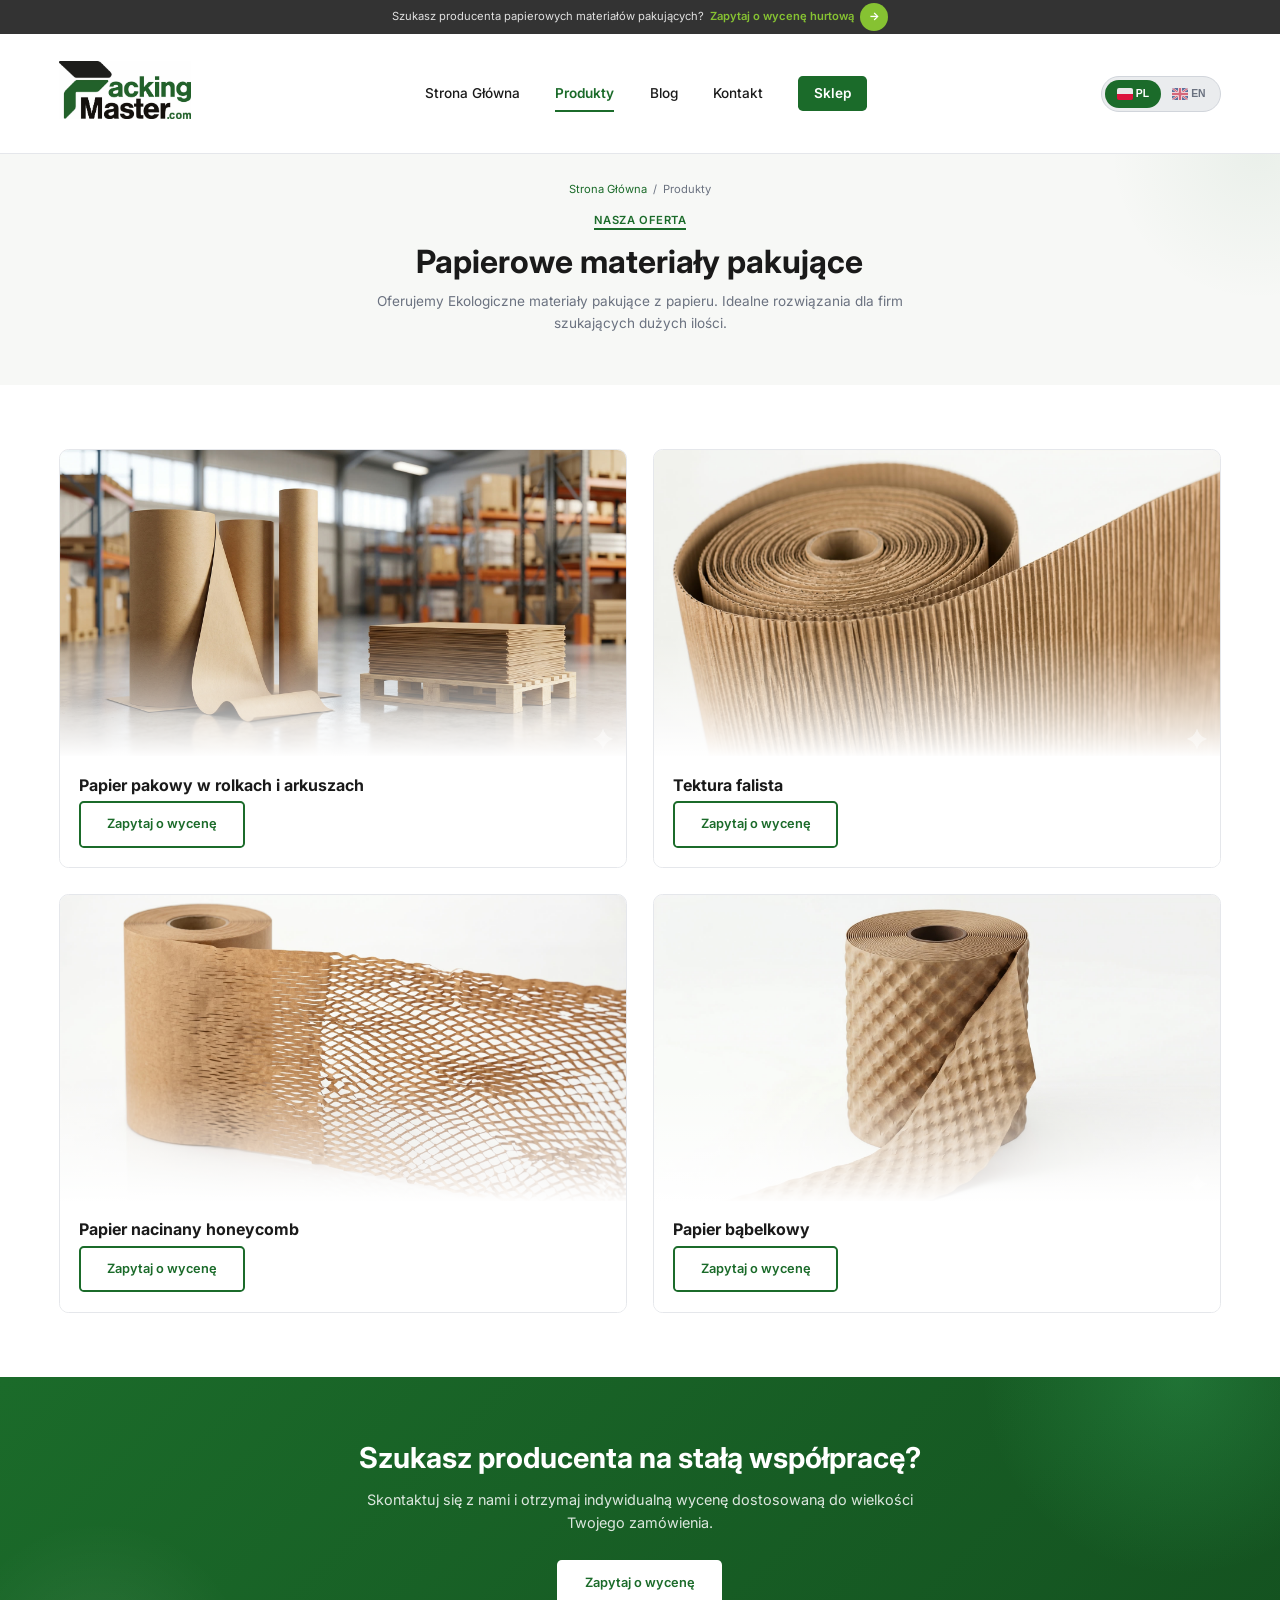
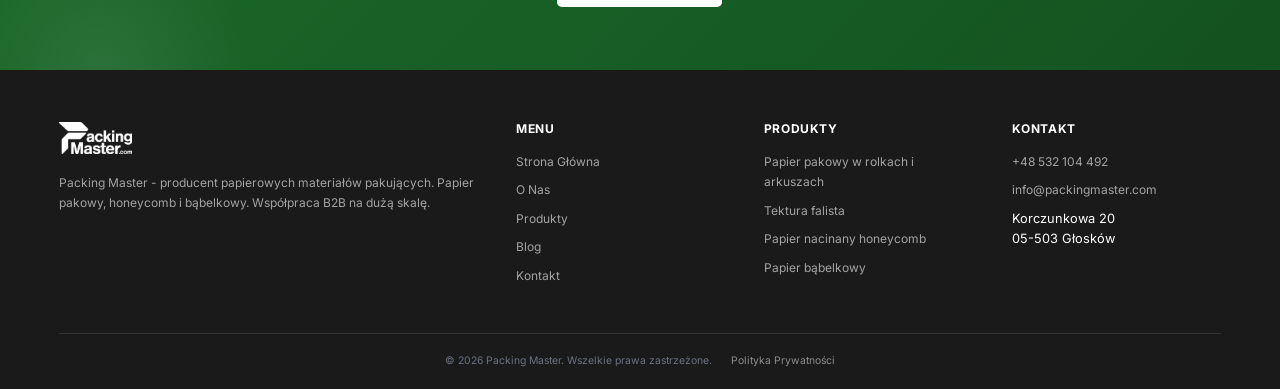
<file: products.html>
<!DOCTYPE html>
<html lang="pl">
<head>
  <meta charset="UTF-8">
  <meta name="viewport" content="width=device-width, initial-scale=1.0">
  <meta name="description" content="Packing Master - producent papierowych materiałów pakujących. Papier pakowy w rolkach i arkuszach, papier honeycomb, papier bąbelkowy. Wyceny hurtowe B2B.">
  <meta name="keywords" content="papier pakowy, papier honeycomb, papier bąbelkowy, papier w rolkach, papier w arkuszach, producent papieru pakowego, B2B">
  <meta name="author" content="Packing Master">
  <meta name="robots" content="index, follow">
  <meta property="og:title" content="Produkty - Packing Master">
  <meta property="og:description" content="Producent papierowych materiałów pakujących. Papier pakowy, honeycomb, bąbelkowy. Współpraca B2B.">
  <meta property="og:type" content="website">
  <meta property="og:url" content="https://packingmaster.com/products.html">
  <meta property="og:image" content="https://packingmaster.com/images/logo.jpg">
  <meta name="twitter:card" content="summary_large_image">
  <meta name="twitter:title" content="Produkty - Packing Master">
  <meta name="twitter:description" content="Producent papierowych materiałów pakujących. Papier pakowy, honeycomb, bąbelkowy. Współpraca B2B.">
  <title>Produkty - Packing Master</title>
  <link rel="icon" type="image/png" href="images/MałeLogo.png">
  <link rel="preconnect" href="https://fonts.googleapis.com">
  <link rel="preconnect" href="https://fonts.gstatic.com" crossorigin>
  <link href="https://fonts.googleapis.com/css2?family=Google+Sans:wght@300;400;500;600;700;800&family=Inter:wght@400;500;600;700;800&display=swap" rel="stylesheet">
  <link rel="stylesheet" href="css/style.css">
</head>
<body>

<!-- Page Loader -->
<div class="page-loader">
  <div class="page-loader__inner">
    <img src="images/logo.jpg" alt="Loading..." class="page-loader__logo">
    <div class="page-loader__bar"></div>
  </div>
</div>
<div class="scroll-progress"></div>

  <!-- Top Bar -->
  <div class="topbar">
    <div class="container">
      <p><span class="topbar__text" data-i18n="topbar.text">Szukasz producenta papierowych materiałów pakujących?</span> <a href="contact.html" class="topbar__cta" data-i18n="topbar.cta">Zapytaj o wycenę hurtową</a> <a href="contact.html" class="topbar__arrow">→</a></p>
    </div>
  </div>

  <!-- Header -->
  <header class="header">
    <div class="container">
      <a href="index.html" class="header__logo"><img src="images/logo.jpg" alt="Packing Master"></a>
      <nav class="header__nav">
        <a href="index.html" data-i18n="nav.home">Strona Główna</a>
        <a href="products.html" class="active" data-i18n="nav.products">Produkty</a>
        <a href="blog.html" data-i18n="nav.blog">Blog</a>
        <a href="contact.html" data-i18n="nav.contact">Kontakt</a>
        <a href="https://sklep.packingmaster.com" target="_blank" rel="noopener" data-i18n="nav.shop" class="header__nav-shop">Sklep</a>
      </nav>
      <div class="header__actions">
        <div class="lang-switcher">
          <div class="lang-switcher__track" data-active="pl">
            <div class="lang-switcher__indicator"></div>
            <button class="lang-switcher__option active" data-lang="pl">
              <svg class="lang-switcher__flag" viewBox="0 0 16 12"><rect width="16" height="6" fill="#E8E8E8"/><rect y="6" width="16" height="6" fill="#DC143C"/></svg> PL
            </button>
            <button class="lang-switcher__option" data-lang="en">
              <svg class="lang-switcher__flag" viewBox="0 0 16 12"><rect width="16" height="12" fill="#012169"/><path d="M0 0L16 12M16 0L0 12" stroke="#fff" stroke-width="2"/><path d="M0 0L16 12M16 0L0 12" stroke="#C8102E" stroke-width="1.2"/><path d="M8 0V12M0 6H16" stroke="#fff" stroke-width="4"/><path d="M8 0V12M0 6H16" stroke="#C8102E" stroke-width="2.5"/></svg> EN
            </button>
          </div>
        </div>

      </div>
      <button class="hamburger" aria-label="Menu"><span></span><span></span><span></span></button>
    </div>
  </header>
  <nav class="mobile-nav">
    <a href="index.html" data-i18n="nav.home">Strona Główna</a>
    <a href="products.html" data-i18n="nav.products">Produkty</a>
    <a href="blog.html" data-i18n="nav.blog">Blog</a>
    <a href="contact.html" data-i18n="nav.contact">Kontakt</a>
    <a href="https://sklep.packingmaster.com" target="_blank" rel="noopener" data-i18n="nav.shop" class="mobile-nav__shop">Sklep</a>
    <div class="lang-switcher">
      <div class="lang-switcher__track" data-active="pl">
        <div class="lang-switcher__indicator"></div>
        <button class="lang-switcher__option active" data-lang="pl">
          <svg class="lang-switcher__flag" viewBox="0 0 16 12"><rect width="16" height="6" fill="#E8E8E8"/><rect y="6" width="16" height="6" fill="#DC143C"/></svg> PL
        </button>
        <button class="lang-switcher__option" data-lang="en">
          <svg class="lang-switcher__flag" viewBox="0 0 16 12"><rect width="16" height="12" fill="#012169"/><path d="M0 0L16 12M16 0L0 12" stroke="#fff" stroke-width="2"/><path d="M0 0L16 12M16 0L0 12" stroke="#C8102E" stroke-width="1.2"/><path d="M8 0V12M0 6H16" stroke="#fff" stroke-width="4"/><path d="M8 0V12M0 6H16" stroke="#C8102E" stroke-width="2.5"/></svg> EN
        </button>
      </div>
    </div>
  </nav>

  <!-- Page Header -->
  <section class="page-header">
    <div class="container">
      <div class="page-header__breadcrumb">
        <a href="index.html" data-i18n="nav.home">Strona Główna</a>
        <span>/</span>
        <span data-i18n="nav.products">Produkty</span>
      </div>
      <span class="section-label" data-i18n="products.label">Nasza Oferta</span>
      <h1 data-i18n="products.title" data-animate="fade-up">Papierowe materiały pakujące</h1>
      <p data-i18n="products.subtitle" data-animate="fade-up" data-delay="100">Oferujemy Ekologiczne materiały pakujące z papieru. Idealne rozwiązania dla firm szukających dużych ilości.</p>
    </div>
  </section>

  <!-- Products Grid -->
  <section class="section products-grid">
    <div class="container">
      <div class="grid grid--2" data-stagger>

        <div class="product-card" data-tilt>
          <div class="product-card__img-wrap">
            <img src="images/nowa1.jpg" alt="Papier pakowy w rolkach i arkuszach">
            <div class="product-card__overlay">
              <p>Oferujemy papier kraft, testliner i fluting jako praktyczne i ekonomiczne rozwiązanie do zabezpieczania produktów w transporcie, magazynowaniu i podczas przygotowania wysyłek.</p>
              <p>To materiały chętnie wybierane przez firmy produkcyjne, sklepy internetowe, centra logistyczne, branżę meblową oraz lakiernie samochodowe.</p>
              <p>Nasze papiery sprawdzają się jako wypełniacz paczek, materiał ochronny, przekładki oraz zabezpieczenie powierzchni narażonych na zarysowania, zabrudzenia i uszkodzenia mechaniczne.</p>
              <p>Dostarczamy je w rolkach i arkuszach, w formatach dopasowanych do potrzeb klientów biznesowych.</p>
            </div>
          </div>
          <div class="product-card__content">
            <h3 data-i18n="products.1.title">Papier pakowy w rolkach i arkuszach</h3>
            <p data-i18n="products.1.desc">Oferujemy papier kraft, testliner i fluting jako praktyczne i ekonomiczne rozwiązanie do zabezpieczania produktów w transporcie, magazynowaniu i podczas przygotowania wysyłek. To materiały chętnie wybierane przez firmy produkcyjne, sklepy internetowe, centra logistyczne, branżę meblową oraz lakiernie samochodowe.<br><br>Nasze papiery sprawdzają się jako wypełniacz paczek, materiał ochronny, przekładki oraz zabezpieczenie powierzchni narażonych na zarysowania, zabrudzenia i uszkodzenia mechaniczne. Dostarczamy je w rolkach i arkuszach, w formatach dopasowanych do potrzeb klientów biznesowych.</p>
            <a href="contact.html" class="btn btn-outline" data-i18n="products.more">Zapytaj o wycenę</a>
          </div>
        </div>

        <div class="product-card" data-tilt>
          <div class="product-card__img-wrap">
            <img src="images/falista.jpg" alt="Tektura falista">
            <div class="product-card__overlay">
              <p>Praktyczny materiał do pakowania, przekładania i zabezpieczania towaru podczas transportu oraz magazynowania.</p>
              <p>Tektura falista skutecznie chroni produkty przed zarysowaniami, otarciami i drobnymi uszkodzeniami mechanicznymi.</p>
              <p>Doskonale sprawdza się przy zabezpieczaniu mebli, elementów szklanych, ceramiki, części, paczek oraz innych produktów wymagających dodatkowej ochrony.</p>
              <p>To wygodne i ekonomiczne rozwiązanie dla magazynów, firm wysyłkowych, sklepów internetowych i branży produkcyjnej.</p>
            </div>
          </div>
          <div class="product-card__content">
            <h3 data-i18n="products.2.title">Tektura falista</h3>
            <p data-i18n="products.2.desc">Papier pakowy w rolkach o różnych gramaturach i szerokościach. Ekonomiczne rozwiązanie do ciągłego pakowania w linii produkcyjnej.</p>
            <a href="contact.html" class="btn btn-outline" data-i18n="products.more">Zapytaj o wycenę</a>
          </div>
        </div>

        <div class="product-card" data-tilt>
          <div class="product-card__img-wrap">
            <img src="images/honeycomb.jpg" alt="Papier nacinany honeycomb">
            <div class="product-card__overlay">
              <p>Papier nacinany honeycomb kraft w rolkach to nowoczesny i wytrzymały papier do pakowania oraz zabezpieczania delikatnych produktów w transporcie i wysyłce.</p>
              <p>Dzięki strukturze plastra miodu doskonale sprawdza się jako papier zabezpieczający do szkła, porcelany, ceramiki, kosmetyków, świec, produktów dekoracyjnych i innych kruchych towarów.</p>
              <p>Skutecznie chroni przed stłuczeniem, zarysowaniem i uszkodzeniem, a jednocześnie przyspiesza codzienne pakowanie przesyłek.</p>
              <p>Oferujemy papier honeycomb kraft 70 i 80 g/m² w rolkach o szerokości 20, 30, 40 i 50 cm oraz długości 25, 50, 100 i 250 m. To praktyczne rozwiązanie dla sklepów internetowych, firm wysyłkowych, pracowni handmade, drogerii, sklepów z ceramiką oraz sprzedawców produktów delikatnych.</p>
            </div>
          </div>
          <div class="product-card__content">
            <h3 data-i18n="products.3.title">Papier nacinany honeycomb</h3>
            <p data-i18n="products.3.desc">Innowacyjny papier z nacięciami tworzącymi strukturę plastra miodu. Elastyczny, ekologiczny i doskonale amortyzujący wstrząsy.</p>
            <a href="contact.html" class="btn btn-outline" data-i18n="products.more">Zapytaj o wycenę</a>
          </div>
        </div>

        <div class="product-card" data-tilt>
          <div class="product-card__img-wrap">
            <img src="images/bombelek.jpg" alt="Papier bąbelkowy">
            <div class="product-card__overlay">
              <p>Papierowa alternatywa dla folii bąbelkowej, przeznaczona do pakowania i zabezpieczania delikatnych produktów w transporcie, magazynowaniu i podczas przygotowania wysyłek.</p>
              <p>Dzięki swojej tłoczonej strukturze skutecznie chroni przed zarysowaniami, otarciami i uszkodzeniami mechanicznymi, zapewniając produktom bezpieczne dotarcie do odbiorcy.</p>
              <p>Doskonale sprawdza się przy pakowaniu szkła, ceramiki, porcelany, kosmetyków, świec, dekoracji i innych kruchych towarów. To rozwiązanie chętnie wybierane przez sklepy internetowe, firmy wysyłkowe, pracownie rękodzielnicze oraz branżę dekoracyjną.</p>
              <p>W 100% papierowy, w pełni biodegradowalny, a po użyciu nadaje się do recyklingu — ekologiczna i odpowiedzialna ochrona produktów.</p>
            </div>
          </div>
          <div class="product-card__content">
            <h3 data-i18n="products.4.title">Papier bąbelkowy</h3>
            <p data-i18n="products.4.desc">Papierowa alternatywa dla folii bąbelkowej. W 100% z papieru, w pełni recyklingowalny, zapewnia skuteczną ochronę przed uszkodzeniami.</p>
            <a href="contact.html" class="btn btn-outline" data-i18n="products.more">Zapytaj o wycenę</a>
          </div>
        </div>

      </div>
    </div>
  </section>

  <!-- CTA Section -->
  <section class="section cta">
    <div class="container">
      <h2 data-i18n="cta.title" data-animate="fade-up">Szukasz producenta na stałą współpracę?</h2>
      <p data-i18n="cta.subtitle" data-animate="fade-up" data-delay="100">Skontaktuj się z nami i otrzymaj indywidualną wycenę dostosowaną do wielkości Twojego zamówienia.</p>
      <a href="contact.html" class="btn btn-white" data-i18n="cta.button" data-animate="zoom-in" data-delay="200" data-magnetic>Zapytaj o wycenę</a>
    </div>
  </section>

  <!-- Footer -->
  <footer class="footer">
    <div class="container">
      <div class="footer__grid">
        <div class="footer__brand">
          <img src="images/Czarno-bale-logo.png" alt="Packing Master">
          <p data-i18n="footer.desc">Packing Master - producent papierowych materiałów pakujących. Papier pakowy, honeycomb i bąbelkowy. Współpraca B2B na dużą skalę.</p>
        </div>
        <div><h5 data-i18n="footer.menu">Menu</h5><ul><li><a href="index.html" data-i18n="nav.home">Strona Główna</a></li><li><a href="about.html" data-i18n="nav.about">O Nas</a></li><li><a href="products.html" data-i18n="nav.products">Produkty</a></li><li><a href="blog.html" data-i18n="nav.blog">Blog</a></li><li><a href="contact.html" data-i18n="nav.contact">Kontakt</a></li></ul></div>
        <div><h5 data-i18n="footer.products">Produkty</h5><ul><li><a href="products.html" data-i18n="products.1.title">Papier pakowy w rolkach i arkuszach</a></li><li><a href="products.html" data-i18n="products.2.title">Papier pakowy w rolkach</a></li><li><a href="products.html" data-i18n="products.3.title">Papier nacinany honeycomb</a></li><li><a href="products.html" data-i18n="products.4.title">Papier bąbelkowy</a></li></ul></div>
        <div><h5 data-i18n="footer.contact">Kontakt</h5><ul><li><a href="tel:+48532104492">+48 532 104 492</a></li><li><a href="mailto:info@packingmaster.com">info@packingmaster.com</a></li><li>Korczunkowa 20<br>05-503 Głosków</li></ul>
        </div>
      </div>
      <div class="footer__bottom">
        <p data-i18n="footer.copyright">&copy; 2026 Packing Master. Wszelkie prawa zastrzeżone.</p>
        <a href="privacy.html" data-i18n="footer.privacy">Polityka Prywatności</a>
      </div>
    </div>
  </footer>

  <script src="js/i18n.js?v=5"></script>
  <script src="js/main.js?v=5"></script>
</body>
</html>
</file>
<file: css/style.css>
/* ========================================
   PACKING MASTER - Custom Styles
   Color Palette from Logo:
   - Primary Green: #1B6B2A
   - Dark Green: #145220
   - Black: #1A1A1A
   - White: #FFFFFF
   - Light Gray BG: #F7F8F6
   - Medium Gray: #E5E7EB
   - Text Dark: #333333
   - Text Light: #6B7280
   ======================================== */

/* ---- Base & Reset ---- */
* {
  margin: 0;
  padding: 0;
  box-sizing: border-box;
}

html {
  font-size: 80%;
  scroll-behavior: smooth;
  scroll-padding-top: 130px;
}

body {
  font-family: 'Google Sans', 'Inter', -apple-system, BlinkMacSystemFont, 'Segoe UI', Roboto, sans-serif;
  color: #333333;
  background: #FFFFFF;
  line-height: 1.6;
}

img {
  max-width: 100%;
  height: auto;
}

a {
  text-decoration: none;
  color: inherit;
}

ul {
  list-style: none;
}

/* ---- Typography ---- */
h1, h2, h3, h4, h5, h6 {
  font-weight: 700;
  line-height: 1.2;
  color: #1A1A1A;
}

h1 { font-size: 3rem; }
h2 { font-size: 2.25rem; }
h3 { font-size: 1.5rem; }
h4 { font-size: 1.25rem; }
p { color: #6B7280; }

/* ---- Container ---- */
.container {
  max-width: 1200px;
  margin: 0 auto;
  padding: 0 1.5rem;
}

/* ---- Buttons ---- */
.btn {
  display: inline-block;
  padding: 0.875rem 2rem;
  border-radius: 0.375rem;
  font-weight: 600;
  font-size: 1rem;
  cursor: pointer;
  border: 2px solid transparent;
  transition: background-color 0.2s, color 0.2s, border-color 0.2s;
}

.btn-primary {
  background-color: #1B6B2A;
  color: #FFFFFF;
}

.btn-primary:hover {
  background-color: #145220;
}

.btn-outline {
  background-color: transparent;
  color: #1B6B2A;
  border-color: #1B6B2A;
}

.btn-outline:hover {
  background-color: #1B6B2A;
  color: #FFFFFF;
}

.btn-white {
  background-color: #FFFFFF;
  color: #1B6B2A;
}

.btn-white:hover {
  background-color: #F7F8F6;
}

/* ---- Top Bar ---- */
.topbar {
  position: fixed;
  top: 0;
  left: 0;
  right: 0;
  z-index: 1001;
  background: #333333;
  height: 34px;
  display: flex;
  align-items: center;
}

.topbar .container {
  display: flex;
  align-items: center;
  justify-content: center;
  width: 100%;
}

.topbar p {
  color: rgba(255,255,255,0.85);
  font-size: 0.875rem;
  margin: 0;
  display: flex;
  align-items: center;
  gap: 0.5rem;
}

.topbar__cta {
  color: #86C232;
  font-weight: 600;
  font-size: 0.875rem;
  transition: color 0.2s;
}

.topbar__cta:hover {
  color: #9ED654;
}

.topbar__arrow {
  display: inline-flex;
  align-items: center;
  justify-content: center;
  width: 28px;
  height: 28px;
  background: #86C232;
  border-radius: 50%;
  color: #FFFFFF;
  font-size: 0.875rem;
  font-weight: 700;
  transition: background-color 0.2s, transform 0.2s;
}

.topbar__arrow:hover {
  background: #9ED654;
  transform: scale(1.1);
}

/* ---- Header / Navigation ---- */
.header {
  position: fixed;
  top: 34px;
  left: 0;
  right: 0;
  z-index: 1000;
  background: #FFFFFF;
  border-bottom: 1px solid #E5E7EB;
  height: 96px;
  display: flex;
  align-items: center;
}

.header .container {
  display: flex;
  align-items: center;
  justify-content: space-between;
  width: 100%;
}

.header__logo img {
  height: 58px;
  width: auto;
}

.header__nav {
  display: flex;
  align-items: center;
  gap: 2.75rem;
}

.header__nav a {
  font-weight: 500;
  font-size: 1.0625rem;
  color: #1A1A1A;
  position: relative;
  padding: 0.25rem 0;
}

.header__nav a:hover {
  color: #1B6B2A;
}

.header__nav a.active {
  color: #1B6B2A;
  font-weight: 600;
}

.header__nav a.active::after {
  display: none;
}

.header__nav-shop {
  background: #1B6B2A;
  color: #FFFFFF !important;
  padding: 0.5rem 1.25rem !important;
  border-radius: 0.375rem;
  font-weight: 600 !important;
  transition: background-color 0.2s;
}

.header__nav-shop:hover {
  background: #145220;
  color: #FFFFFF !important;
}

.mobile-nav__shop {
  background: #1B6B2A;
  color: #FFFFFF !important;
  text-align: center;
  border-radius: 0.375rem;
  border-bottom: none !important;
  padding: 0.75rem 0 !important;
  font-weight: 600;
}

.header__actions {
  display: flex;
  align-items: center;
  gap: 1rem;
}

/* Language switcher - pill toggle */
.lang-switcher {
  display: flex;
  align-items: center;
}

.lang-switcher__track {
  position: relative;
  display: flex;
  align-items: center;
  width: 120px;
  height: 36px;
  background: #EAECEE;
  border-radius: 18px;
  border: 1px solid #D1D5DB;
  padding: 3px;
  transition: transform 0.15s ease;
}

.lang-switcher__track:active {
  transform: scale(0.97);
}

.lang-switcher__indicator {
  position: absolute;
  top: 3px;
  left: 3px;
  width: calc(50% - 3px);
  height: calc(100% - 6px);
  background: #1B6B2A;
  border-radius: 15px;
  transition: transform 0.3s cubic-bezier(0.16, 1, 0.3, 1);
  z-index: 1;
}

.lang-switcher__track[data-active="en"] .lang-switcher__indicator {
  transform: translateX(100%);
}

.lang-switcher__option {
  position: relative;
  z-index: 2;
  flex: 1;
  display: flex;
  align-items: center;
  justify-content: center;
  gap: 0.25rem;
  border: none;
  background: transparent;
  cursor: pointer;
  font-weight: 600;
  font-size: 0.8125rem;
  color: #6B7280;
  border-radius: 15px;
  padding: 0;
  height: 100%;
  transition: color 0.3s cubic-bezier(0.16, 1, 0.3, 1);
}

.lang-switcher__option.active {
  color: #FFFFFF;
}

.lang-switcher__flag {
  width: 16px;
  height: 12px;
  flex-shrink: 0;
  border-radius: 2px;
  overflow: hidden;
  transition: opacity 0.3s cubic-bezier(0.16, 1, 0.3, 1);
}

.lang-switcher__option:not(.active) .lang-switcher__flag {
  opacity: 0.6;
}

/* Mobile nav pill - slightly larger */
.mobile-nav .lang-switcher__track {
  width: 140px;
  height: 40px;
  border-radius: 20px;
}

.mobile-nav .lang-switcher__indicator {
  border-radius: 17px;
}

.mobile-nav .lang-switcher__option {
  font-size: 0.875rem;
  border-radius: 17px;
}

/* Hamburger */
.hamburger {
  display: none;
  flex-direction: column;
  gap: 5px;
  cursor: pointer;
  background: none;
  border: none;
  padding: 0.5rem;
}

.hamburger span {
  width: 24px;
  height: 2px;
  background: #1A1A1A;
  transition: transform 0.2s, opacity 0.2s;
}

.hamburger.active span:nth-child(1) { transform: translateY(7px) rotate(45deg); }
.hamburger.active span:nth-child(2) { opacity: 0; }
.hamburger.active span:nth-child(3) { transform: translateY(-7px) rotate(-45deg); }

/* Mobile nav */
.mobile-nav {
  display: none;
  position: fixed;
  top: 130px;
  left: 0;
  right: 0;
  bottom: 0;
  background: #FFFFFF;
  z-index: 999;
  padding: 2rem 1.5rem;
  flex-direction: column;
  gap: 1.5rem;
}

.mobile-nav.open {
  display: flex;
}

.mobile-nav a {
  font-size: 1.125rem;
  font-weight: 500;
  color: #333333;
  padding: 0.75rem 0;
  border-bottom: 1px solid #E5E7EB;
}

.mobile-nav a:hover {
  color: #1B6B2A;
}

/* ---- Hero Section ---- */
.hero {
  margin-top: 130px;
  min-height: calc(100vh - 130px);
  display: flex;
  align-items: flex-end;
  position: relative;
  overflow: hidden;
  background: linear-gradient(135deg, #0a0a0a 0%, #1A1A1A 50%, #1B6B2A 100%);
}

/* Hero video background */
.hero__video-bg {
  position: absolute;
  inset: 0;
  z-index: 0;
  overflow: hidden;
}

.hero__video-bg video {
  width: 100%;
  height: 100%;
  object-fit: cover;
}

.hero--video {
  background: #0a0a0a;
}

.hero__overlay {
  position: absolute;
  inset: 0;
  background: rgba(0, 0, 0, 0.55);
  z-index: 1;
}

.hero__bg {
  position: absolute;
  inset: 0;
  z-index: 0;
}

.hero__bg img {
  width: 100%;
  height: 100%;
  object-fit: cover;
}

.hero__container {
  display: flex;
  align-items: flex-end;
  min-height: calc(100vh - 130px);
  padding-bottom: 4rem;
}

.hero__content {
  position: relative;
  z-index: 2;
  max-width: 640px;
  color: #FFFFFF;
}

.hero__content h1 {
  color: #FFFFFF;
  font-size: 3.25rem;
  margin-bottom: 1.25rem;
  line-height: 1.08;
  font-weight: 800;
  letter-spacing: -0.02em;
  text-shadow: 0 2px 20px rgba(0, 0, 0, 0.4);
}

.hero__content h1 span {
  color: #4ADE80;
}

.hero__content p {
  color: rgba(255,255,255,0.8);
  font-size: 1.125rem;
  margin-bottom: 2rem;
  line-height: 1.7;
  max-width: 520px;
  text-shadow: 0 1px 8px rgba(0, 0, 0, 0.3);
}

.hero__buttons {
  display: flex;
  gap: 1rem;
  flex-wrap: wrap;
}

.hero__buttons .btn-primary {
  padding: 1rem 2.25rem;
  font-size: 1rem;
  border-radius: 0.5rem;
  font-weight: 700;
  letter-spacing: 0.01em;
}

.hero__buttons .btn-outline {
  padding: 1rem 2.25rem;
  font-size: 1rem;
  border-radius: 0.5rem;
  font-weight: 600;
  border-width: 2px;
}

/* ---- Section Base ---- */
.section {
  padding: 5rem 0;
}

.section--gray {
  background-color: #F7F8F6;
}

.section__header {
  text-align: center;
  margin-bottom: 3.5rem;
}

.section__header h2 {
  margin-bottom: 1rem;
}

.section__header p {
  max-width: 600px;
  margin: 0 auto;
  font-size: 1.0625rem;
}

.section__label {
  display: inline-block;
  color: #1B6B2A;
  font-weight: 600;
  font-size: 0.875rem;
  text-transform: uppercase;
  letter-spacing: 0.05em;
  margin-bottom: 0.5rem;
}

/* ---- Cards Grid ---- */
.grid-2 { display: grid; grid-template-columns: repeat(2, 1fr); gap: 2rem; }
.grid-3 { display: grid; grid-template-columns: repeat(3, 1fr); gap: 2rem; }
.grid-4 { display: grid; grid-template-columns: repeat(4, 1fr); gap: 2rem; }

/* ---- Benefit Items (legacy) ---- */

/* ---- Product Card ---- */
.product-card {
  background: #FFFFFF;
  border: 1px solid #E5E7EB;
  border-radius: 0.75rem;
  overflow: hidden;
}

.product-card__image {
  width: 100%;
  height: 308px;
  overflow: hidden;
  background: #F7F8F6;
}

.product-card__image img {
  width: 100%;
  height: 100%;
  object-fit: cover;
}

.product-card__body {
  padding: 1.5rem;
}

.product-card__body h4 {
  margin-bottom: 0.5rem;
}

.product-card__body p {
  font-size: 0.9375rem;
  margin-bottom: 1rem;
}

/* ---- Testimonial Card ---- */
.testimonial-card {
  background: #FFFFFF;
  border: 1px solid #E5E7EB;
  border-radius: 0.75rem;
  padding: 2rem;
}

.testimonial-card__stars {
  color: #F59E0B;
  margin-bottom: 1rem;
  font-size: 1.125rem;
}

.testimonial-card__text {
  font-style: italic;
  margin-bottom: 1.5rem;
  color: #333333;
  line-height: 1.7;
}

.testimonial-card__author {
  display: flex;
  align-items: center;
  gap: 0.75rem;
}

.testimonial-card__avatar {
  width: 36px;
  height: 36px;
  border-radius: 50%;
  background: #E8F5E9;
  display: flex;
  align-items: center;
  justify-content: center;
  font-weight: 700;
  color: #1B6B2A;
  font-size: 0.875rem;
}

.testimonial-card__name {
  font-weight: 600;
  color: #1A1A1A;
}

.testimonial-card__role {
  font-size: 0.8125rem;
  color: #6B7280;
}

/* ---- Partners ---- */
.partners-grid {
  display: grid;
  grid-template-columns: repeat(5, 1fr);
  gap: 2rem;
  align-items: center;
}

.partner-logo {
  height: 120px;
  padding: 1rem;
  display: flex;
  align-items: center;
  justify-content: center;
  opacity: 0.75;
  filter: grayscale(100%);
  transition: opacity 0.2s, filter 0.2s;
}

.partner-logo:hover {
  opacity: 1;
  filter: grayscale(0%);
}

.partner-logo img {
  max-height: 80px;
  max-width: 160px;
  object-fit: contain;
}

/* ---- Blog Card ---- */
.blog-card {
  background: #FFFFFF;
  border: 1px solid #E5E7EB;
  border-radius: 0.75rem;
  overflow: hidden;
}

.blog-card__image {
  width: 100%;
  height: 200px;
  overflow: hidden;
  background: #F7F8F6;
}

.blog-card__image img {
  width: 100%;
  height: 100%;
  object-fit: cover;
}

.blog-card__body {
  padding: 1.5rem;
}

.blog-card__date {
  font-size: 0.8125rem;
  color: #6B7280;
  margin-bottom: 0.5rem;
}

.blog-card__body h4 {
  margin-bottom: 0.5rem;
}

.blog-card__body p {
  font-size: 0.9375rem;
  margin-bottom: 1rem;
}

/* ---- CTA Section ---- */
.cta-section {
  background: linear-gradient(135deg, #1B6B2A 0%, #145220 100%);
  color: #FFFFFF;
  text-align: center;
  padding: 5rem 0;
}

.cta-section h2 {
  color: #FFFFFF;
  margin-bottom: 1rem;
}

.cta-section p {
  color: rgba(255,255,255,0.85);
  max-width: 600px;
  margin: 0 auto 2rem;
  font-size: 1.125rem;
}

/* ---- Contact Form ---- */
.contact-form {
  display: grid;
  gap: 1.25rem;
}

.form-group {
  display: flex;
  flex-direction: column;
  gap: 0.375rem;
}

.form-group label {
  font-weight: 600;
  font-size: 0.875rem;
  color: #1A1A1A;
}

.form-group input,
.form-group textarea,
.form-group select {
  padding: 0.75rem 1rem;
  border: 1px solid #E5E7EB;
  border-radius: 0.375rem;
  font-size: 1rem;
  font-family: inherit;
  color: #333333;
  background: #FFFFFF;
  transition: border-color 0.2s;
}

.form-group input:focus,
.form-group textarea:focus,
.form-group select:focus {
  outline: none;
  border-color: #1B6B2A;
  box-shadow: 0 0 0 3px rgba(27, 107, 42, 0.1);
}

.form-group textarea {
  resize: vertical;
  min-height: 120px;
}

.form-row {
  display: grid;
  grid-template-columns: 1fr 1fr;
  gap: 1.25rem;
}

/* ---- Contact Info ---- */
.contact-info {
  display: flex;
  flex-direction: column;
  gap: 1.5rem;
}

.contact-info__item {
  display: flex;
  gap: 1rem;
  align-items: flex-start;
}

.contact-info__icon {
  width: 36px;
  height: 36px;
  background: #E8F5E9;
  border-radius: 0.5rem;
  display: flex;
  align-items: center;
  justify-content: center;
  color: #1B6B2A;
  flex-shrink: 0;
}

.contact-info__icon svg {
  width: 20px;
  height: 20px;
}

.contact-info__text h4 {
  font-size: 0.9375rem;
  margin-bottom: 0.25rem;
}

.contact-info__text p {
  font-size: 0.9375rem;
}

/* ---- Map ---- */
.map-wrapper {
  border-radius: 0.75rem;
  overflow: hidden;
  border: 1px solid #E5E7EB;
  height: 350px;
}

.map-wrapper iframe {
  width: 100%;
  height: 100%;
  border: 0;
}

/* ---- Gallery ---- */
.gallery-grid {
  display: grid;
  grid-template-columns: repeat(3, 1fr);
  gap: 1rem;
}

.gallery-item {
  border-radius: 0.75rem;
  overflow: hidden;
  height: 250px;
  background: #F7F8F6;
}

.gallery-item img {
  width: 100%;
  height: 100%;
  object-fit: cover;
}

/* ---- Footer ---- */
.footer {
  background: #1A1A1A;
  color: #FFFFFF;
  padding: 4rem 0 0;
}

.footer__grid {
  display: grid;
  grid-template-columns: 2fr 1fr 1fr 1fr;
  gap: 3rem;
  padding-bottom: 3rem;
  border-bottom: 1px solid rgba(255,255,255,0.1);
}

.footer__brand p {
  color: rgba(255,255,255,0.6);
  margin-top: 1rem;
  font-size: 0.9375rem;
  line-height: 1.7;
}

.footer__brand img {
  height: 32px;
}

.footer h5 {
  color: #FFFFFF;
  font-size: 0.9375rem;
  margin-bottom: 1.25rem;
  text-transform: uppercase;
  letter-spacing: 0.05em;
}

.footer ul li {
  margin-bottom: 0.625rem;
}

.footer ul li a {
  color: rgba(255,255,255,0.6);
  font-size: 0.9375rem;
  transition: color 0.2s;
}

.footer ul li a:hover {
  color: #4ADE80;
}

.footer__social {
  display: flex;
  gap: 0.75rem;
  margin-top: 1rem;
}

.footer__social a {
  width: 40px;
  height: 40px;
  background: rgba(255,255,255,0.1);
  border-radius: 0.5rem;
  display: flex;
  align-items: center;
  justify-content: center;
  color: rgba(255,255,255,0.6);
  transition: background-color 0.2s, color 0.2s;
}

.footer__social a:hover {
  background: #1B6B2A;
  color: #FFFFFF;
}

.footer__bottom {
  padding: 1.5rem 0;
  text-align: center;
  color: rgba(255,255,255,0.4);
  font-size: 0.8125rem;
  display: flex;
  justify-content: center;
  align-items: center;
  gap: 1.5rem;
  flex-wrap: wrap;
}

.footer__bottom a {
  color: rgba(255,255,255,0.5);
  text-decoration: none;
  transition: color 0.3s;
}

.footer__bottom a:hover {
  color: #FFFFFF;
}

/* ---- Privacy Policy Page ---- */
.privacy-content {
  padding: 4rem 0 5rem;
}

.privacy-content__wrapper {
  max-width: 800px;
  margin: 0 auto;
}

.privacy-content__section {
  margin-bottom: 2.5rem;
}

.privacy-content__section h2 {
  font-size: 1.375rem;
  font-weight: 700;
  color: #1A1A1A;
  margin-bottom: 1rem;
}

.privacy-content__section p {
  font-size: 1rem;
  line-height: 1.8;
  color: #555;
  margin-bottom: 0.75rem;
}

.privacy-content__section ul {
  list-style: none;
  padding: 0;
  margin: 0.75rem 0;
}

.privacy-content__section ul li {
  position: relative;
  padding-left: 1.5rem;
  font-size: 1rem;
  line-height: 1.8;
  color: #555;
  margin-bottom: 0.5rem;
}

.privacy-content__section ul li::before {
  content: '';
  position: absolute;
  left: 0;
  top: 0.65em;
  width: 6px;
  height: 6px;
  background: #1B6B2A;
  border-radius: 50%;
}

.form-group--consent {
  display: flex;
  align-items: flex-start;
  gap: 0.75rem;
  margin-bottom: 1.5rem;
}

.form-group--consent input[type="checkbox"] {
  margin-top: 0.25rem;
  width: 18px;
  height: 18px;
  accent-color: #1B6B2A;
  cursor: pointer;
  flex-shrink: 0;
}

.form-group--consent label {
  font-size: 0.875rem;
  line-height: 1.5;
  color: #555;
  cursor: pointer;
}

.form-group--consent label a {
  color: #1B6B2A;
  text-decoration: underline;
}

/* ---- About Page ---- */
.about-hero {
  margin-top: 130px;
  padding: 5rem 0;
  background: #F7F8F6;
}

.about-content {
  display: grid;
  grid-template-columns: 1fr 1fr;
  gap: 4rem;
  align-items: center;
}

.about-image {
  border-radius: 0.75rem;
  overflow: hidden;
  height: 400px;
  background: #E5E7EB;
}

.about-image img {
  width: 100%;
  height: 100%;
  object-fit: cover;
}

/* ---- Pricing Table ---- */
.pricing-grid {
  display: grid;
  grid-template-columns: repeat(3, 1fr);
  gap: 2rem;
}

.pricing-card {
  background: #FFFFFF;
  border: 1px solid #E5E7EB;
  border-radius: 0.75rem;
  padding: 2.5rem 2rem;
  text-align: center;
}

.pricing-card--featured {
  border-color: #1B6B2A;
  position: relative;
}

.pricing-card--featured::before {
  content: attr(data-label);
  position: absolute;
  top: -12px;
  left: 50%;
  transform: translateX(-50%);
  background: #1B6B2A;
  color: #FFFFFF;
  padding: 0.25rem 1rem;
  border-radius: 1rem;
  font-size: 0.75rem;
  font-weight: 600;
}

.pricing-card h4 {
  margin-bottom: 0.5rem;
}

.pricing-card__price {
  font-size: 2.5rem;
  font-weight: 700;
  color: #1B6B2A;
  margin: 1rem 0;
}

.pricing-card__price span {
  font-size: 1rem;
  color: #6B7280;
  font-weight: 400;
}

.pricing-card ul {
  text-align: left;
  margin: 1.5rem 0 2rem;
}

.pricing-card ul li {
  padding: 0.5rem 0;
  font-size: 0.9375rem;
  color: #333333;
  display: flex;
  align-items: center;
  gap: 0.5rem;
}

.pricing-card ul li::before {
  content: '✓';
  color: #1B6B2A;
  font-weight: 700;
}

/* ---- Page Header ---- */
.page-header {
  margin-top: 130px;
  padding: 4rem 0;
  background: #F7F8F6;
  text-align: center;
}

.page-header h1 {
  font-size: 2.5rem;
  margin-bottom: 0.75rem;
}

.page-header p {
  max-width: 600px;
  margin: 0 auto;
  font-size: 1.0625rem;
}

/* ---- Breadcrumb ---- */
.breadcrumb {
  display: flex;
  align-items: center;
  gap: 0.5rem;
  font-size: 0.875rem;
  color: #6B7280;
  margin-bottom: 1rem;
  justify-content: center;
}

.breadcrumb a {
  color: #1B6B2A;
}

.breadcrumb span {
  color: #6B7280;
}

/* ---- Responsive ---- */
@media (max-width: 1024px) {
  .grid-4 { grid-template-columns: repeat(2, 1fr); }
  .footer__grid { grid-template-columns: 1fr 1fr; gap: 2rem; }
  .pricing-grid { grid-template-columns: 1fr; max-width: 400px; margin: 0 auto; }
  .partners-grid { grid-template-columns: repeat(3, 1fr); }
}

@media (max-width: 768px) {
  h1 { font-size: 2.25rem; }
  h2 { font-size: 1.75rem; }

  .header__nav { display: none; }
  .hamburger { display: flex; }

  .hero__content h1 { font-size: 2.25rem; }
  .hero__container { padding-bottom: 3rem; min-height: auto; }

  .grid-2, .grid-3 { grid-template-columns: 1fr; }
  .form-row { grid-template-columns: 1fr; }

  .about-content { grid-template-columns: 1fr; gap: 2rem; }
  .footer__grid { grid-template-columns: 1fr; }
  .gallery-grid { grid-template-columns: repeat(2, 1fr); }
  .partners-grid { grid-template-columns: repeat(2, 1fr); }

  .hero__buttons { flex-direction: column; }
  .hero__buttons .btn { text-align: center; }
}

@media (max-width: 480px) {
  .gallery-grid { grid-template-columns: 1fr; }
  .partners-grid { grid-template-columns: repeat(2, 1fr); }
  .section { padding: 3rem 0; }
}

/* ============================================
   ADDITIONAL STYLES - Agent class name aliases
   ============================================ */

/* ---- Section label & subtitle aliases ---- */
.section-label { display: inline-block; color: #1B6B2A; font-weight: 600; font-size: 0.875rem; text-transform: uppercase; letter-spacing: 0.05em; margin-bottom: 0.5rem; }
.section-subtitle { max-width: 600px; margin: 0 auto; font-size: 1.0625rem; }
.section-header { text-align: center; margin-bottom: 3.5rem; }
.section-header h2 { margin-bottom: 1rem; }
.section-header p { max-width: 600px; margin: 0 auto; font-size: 1.0625rem; }

/* ---- Hero direct content (no wrapper) ---- */
.hero > .container { position: relative; z-index: 2; }
.hero .btn-outline { border-color: rgba(255,255,255,0.4); color: #FFFFFF; }
.hero .btn-outline:hover { background: rgba(255,255,255,0.15); border-color: #FFFFFF; }

/* ---- Benefits section ---- */
.benefits { padding: 3.5rem 0; background: #F7F8F6; text-align: center; }
.benefits h2 { margin-bottom: 2rem; }

.benefits__grid {
  display: grid;
  grid-template-columns: repeat(4, 1fr);
  gap: 1.25rem;
}

.benefit-card {
  background: #FFFFFF;
  border: 1px solid #E5E7EB;
  border-radius: 0.75rem;
  padding: 1.5rem 1.25rem;
  text-align: center;
  transition: transform 0.4s cubic-bezier(0.16, 1, 0.3, 1), box-shadow 0.4s ease;
}

.benefit-card:hover {
  transform: translateY(-6px);
  box-shadow: 0 16px 32px rgba(0, 0, 0, 0.08);
}

.benefit-card__icon {
  width: 48px;
  height: 48px;
  background: #E8F5E9;
  border-radius: 50%;
  display: flex;
  align-items: center;
  justify-content: center;
  color: #1B6B2A;
  margin: 0 auto 1rem;
  transition: background 0.3s ease, color 0.3s ease;
}

.benefit-card:hover .benefit-card__icon {
  background: #1B6B2A;
  color: #FFFFFF;
}

.benefit-card h3 {
  font-size: 1.0625rem;
  margin-bottom: 0.375rem;
}

.benefit-card p {
  font-size: 0.8125rem;
  line-height: 1.5;
  margin: 0;
}

/* ---- Products section ---- */
.products { padding: 5rem 0; text-align: center; }
.products h2 { margin-bottom: 1rem; }
.products > .container > p { max-width: 600px; margin: 0 auto 3rem; }
.products__grid { display: grid; grid-template-columns: repeat(2, 1fr); gap: 2rem; }
.products-grid .grid { display: grid; gap: 2rem; }
.grid--2 { display: grid; grid-template-columns: repeat(2, 1fr); gap: 2rem; }
.grid--3 { display: grid; grid-template-columns: repeat(3, 1fr); gap: 2rem; }

/* Product card placeholder */
.product-card__placeholder {
  width: 100%;
  height: 100%;
  background: linear-gradient(135deg, #E8F5E9 0%, #F7F8F6 100%);
  display: flex;
  align-items: center;
  justify-content: center;
  color: #1B6B2A;
  font-weight: 600;
  font-size: 1rem;
  text-align: center;
  padding: 1rem;
}

/* Product card content alias and direct img */
.product-card > img { width: 100%; height: 308px; object-fit: cover; background: #F7F8F6; }
.product-card__img-wrap { position: relative; overflow: hidden; }
.product-card__img-wrap img { width: 100%; height: 308px; object-fit: cover; display: block; transition: transform 0.6s cubic-bezier(0.16, 1, 0.3, 1); }
.product-card__img-wrap::after { content: ''; position: absolute; bottom: 0; left: 0; right: 0; height: 40%; background: linear-gradient(to top, #FFFFFF 0%, rgba(255,255,255,0) 100%); pointer-events: none; z-index: 2; }
.product-card__overlay { position: absolute; top: 0; left: 0; right: 0; bottom: 0; background: rgba(20, 82, 32, 0.88); backdrop-filter: blur(4px); -webkit-backdrop-filter: blur(4px); color: #fff; display: flex; flex-direction: column; justify-content: center; padding: 1.75rem; font-size: 0.8rem; line-height: 1.65; letter-spacing: 0.01em; text-align: left; opacity: 0; transform: translateY(8px); transition: opacity 0.5s cubic-bezier(0.25, 0.46, 0.45, 0.94), transform 0.5s cubic-bezier(0.25, 0.46, 0.45, 0.94); z-index: 3; overflow-y: auto; }
.product-card__overlay p { margin: 0 0 0.75rem; color: #fff; }
.product-card__overlay p:last-child { margin-bottom: 0; }
.product-card:hover .product-card__overlay { opacity: 1; transform: translateY(0); }
.product-card__content { padding: 1.5rem; text-align: left; position: relative; margin-top: -2px; background: #FFFFFF; }
.product-card__content h3 { margin-bottom: 0.5rem; font-size: 1.25rem; }
.product-card__content p { font-size: 0.9375rem; margin-bottom: 1rem; display: none; }
.product-card__link { display: inline-block; color: #1B6B2A; font-weight: 600; font-size: 0.9375rem; }
.product-card__link:hover { text-decoration: underline; }

/* ---- Testimonials section ---- */
.testimonials { padding: 5rem 0; background: #F7F8F6; text-align: center; }
.testimonials h2 { margin-bottom: 1rem; }
.testimonials > .container > p { max-width: 600px; margin: 0 auto 3rem; }
.testimonials__grid { display: grid; grid-template-columns: repeat(3, 1fr); gap: 2rem; text-align: left; }
.testimonial-card__author strong { display: block; font-weight: 600; color: #1A1A1A; }
.testimonial-card__author span { font-size: 0.8125rem; color: #6B7280; }

/* ---- Partners section ---- */
.partners { padding: 5rem 0; text-align: center; }
.partners h2 { margin-bottom: 2rem; }
.partners__grid { display: grid; grid-template-columns: repeat(5, 1fr); gap: 2rem; align-items: center; justify-items: center; }
.partner-logo { font-weight: 600; color: #9CA3AF; font-size: 0.9375rem; }

/* ---- Blog preview section ---- */
.blog-preview { padding: 5rem 0; text-align: center; }
.blog-preview h2 { margin-bottom: 1rem; }
.blog-preview > .container > p { max-width: 600px; margin: 0 auto 3rem; }
.blog-preview__grid { display: grid; grid-template-columns: repeat(3, 1fr); gap: 2rem; text-align: left; }

/* Blog card content alias and direct img */
.blog-card > img { width: 100%; height: 200px; object-fit: cover; background: #F7F8F6; }
.blog-card__content { padding: 1.5rem; }
.blog-card__content h3 { margin-bottom: 0.5rem; font-size: 1.25rem; }
.blog-card__content h3 a { color: #1A1A1A; }
.blog-card__content h3 a:hover { color: #1B6B2A; }
.blog-card__content p { font-size: 0.9375rem; margin-bottom: 1rem; }
.blog-card__date { display: block; font-size: 0.8125rem; color: #6B7280; margin-bottom: 0.5rem; }
.blog-card__link { display: inline-block; color: #1B6B2A; font-weight: 600; font-size: 0.9375rem; }
.blog-card__link:hover { text-decoration: underline; }

/* ---- CTA section alias ---- */
.cta { background: linear-gradient(135deg, #1B6B2A 0%, #145220 100%); color: #FFFFFF; text-align: center; padding: 5rem 0; }
.cta h2 { color: #FFFFFF; margin-bottom: 1rem; }
.cta p { color: rgba(255,255,255,0.85); max-width: 600px; margin: 0 auto 2rem; font-size: 1.125rem; }

/* ---- Page Header Breadcrumb ---- */
.page-header__breadcrumb { display: flex; align-items: center; gap: 0.5rem; font-size: 0.875rem; color: #6B7280; margin-bottom: 1rem; justify-content: center; }
.page-header__breadcrumb a { color: #1B6B2A; }

/* ---- About Story section ---- */
.about-story { padding: 5rem 0; }
.about-story__grid { display: grid; grid-template-columns: 1fr 1fr; gap: 4rem; align-items: center; }
.about-story__text h2 { margin-bottom: 1.5rem; }
.about-story__text p { margin-bottom: 1rem; line-height: 1.7; }
.about-story__image { border-radius: 0.75rem; overflow: hidden; }
.about-story__image img { width: 100%; height: 100%; object-fit: cover; display: block; }

/* ---- About Mission section ---- */
.about-mission { padding: 5rem 0; background: #F7F8F6; text-align: center; }
.about-mission h2 { margin-bottom: 1.5rem; }
.about-mission p { max-width: 700px; margin: 0 auto; font-size: 1.0625rem; line-height: 1.7; }

/* ---- About Values section ---- */
.about-values { padding: 5rem 0; text-align: center; }
.about-values h2 { margin-bottom: 3rem; }
.about-values__grid { display: grid; grid-template-columns: repeat(4, 1fr); gap: 2rem; }
.about-values__item { text-align: center; }
.about-values__icon { width: 58px; height: 58px; background: #E8F5E9; border-radius: 50%; display: flex; align-items: center; justify-content: center; margin: 0 auto 1rem; color: #1B6B2A; }
.about-values__item h3 { font-size: 1.125rem; }

/* ---- About Gallery section ---- */
.about-gallery { padding: 5rem 0; background: #F7F8F6; text-align: center; }
.about-gallery h2 { margin-bottom: 0.75rem; }
.about-gallery > .container > p { margin-bottom: 2.5rem; }
.about-gallery__grid { display: grid; grid-template-columns: repeat(3, 1fr); gap: 1rem; }
.about-gallery__grid img { width: 100%; height: 250px; object-fit: cover; border-radius: 0.75rem; display: block; }

/* ---- Pricing section (products page) ---- */
.pricing { background: #F7F8F6; }
.pricing .grid--3,
.pricing .grid { display: grid; grid-template-columns: repeat(3, 1fr); gap: 2rem; }
.pricing-card h3 { margin-bottom: 0.5rem; }
.pricing-card__features { text-align: left; margin: 1.5rem 0 2rem; }
.pricing-card__features li { padding: 0.5rem 0; font-size: 0.9375rem; color: #333333; display: flex; align-items: center; gap: 0.5rem; }
.pricing-card__features li::before { content: '✓'; color: #1B6B2A; font-weight: 700; }

/* ---- Contact page ---- */
.contact { padding: 5rem 0; }
.contact__grid { display: grid; grid-template-columns: 1.2fr 0.8fr; gap: 3rem; }
.contact__form-wrapper { }
.contact__form { display: grid; gap: 1.25rem; }
.contact__info { display: flex; flex-direction: column; gap: 1.5rem; }
.contact__info-card { background: #F7F8F6; border-radius: 0.75rem; padding: 1.5rem; }
.contact__info-icon { width: 36px; height: 36px; background: #E8F5E9; border-radius: 0.5rem; display: flex; align-items: center; justify-content: center; color: #1B6B2A; margin-bottom: 0.75rem; }
.contact__info-card h4 { font-size: 0.9375rem; margin-bottom: 0.25rem; }
.contact__info-card p { font-size: 0.9375rem; }

/* ---- Contact map ---- */
.contact__map { width: 100%; }
.contact__map iframe { width: 100%; display: block; }

/* ---- Blog listing page ---- */
.blog-listing { padding: 5rem 0; }
.blog-listing__grid { display: grid; grid-template-columns: repeat(3, 1fr); gap: 2rem; }

/* ---- Blog card image as anchor ---- */
a.blog-card__image { display: block; width: 100%; height: 200px; overflow: hidden; background: #F7F8F6; }
a.blog-card__image img { width: 100%; height: 100%; object-fit: cover; display: block; }

/* ---- Additional Responsive ---- */
@media (max-width: 1024px) {
  .benefits__grid { grid-template-columns: repeat(2, 1fr); }
  .products__grid { grid-template-columns: repeat(2, 1fr); }
  .grid--2 { grid-template-columns: repeat(2, 1fr); }
  .testimonials__grid { grid-template-columns: 1fr; }
  .partners__grid { grid-template-columns: repeat(3, 1fr); }
  .blog-preview__grid { grid-template-columns: 1fr; }
  .about-values__grid { grid-template-columns: repeat(2, 1fr); }
  .about-gallery__grid { grid-template-columns: repeat(2, 1fr); }
  .grid--3 { grid-template-columns: repeat(2, 1fr); }
  .pricing .grid--3,
  .pricing .grid { grid-template-columns: 1fr; max-width: 400px; margin: 0 auto; }
  .blog-listing__grid { grid-template-columns: repeat(2, 1fr); }
  .contact__grid { grid-template-columns: 1fr; }
}

@media (max-width: 768px) {
  .benefits__grid { grid-template-columns: 1fr 1fr; }
  .products__grid { grid-template-columns: 1fr; }
  .grid--2 { grid-template-columns: 1fr; }
  .partners__grid { grid-template-columns: repeat(2, 1fr); }
  .about-story__grid { grid-template-columns: 1fr; gap: 2rem; }
  .about-values__grid { grid-template-columns: 1fr 1fr; }
  .about-gallery__grid { grid-template-columns: 1fr 1fr; }
  .grid--3 { grid-template-columns: 1fr; }
  .blog-listing__grid { grid-template-columns: 1fr; }
  .hero { min-height: auto; padding: 6rem 0 0; }
}

@media (max-width: 480px) {
  .benefits__grid { grid-template-columns: 1fr; }
  .about-values__grid { grid-template-columns: 1fr; }
  .about-gallery__grid { grid-template-columns: 1fr; }
}

/* ============================================
   ADVANCED ANIMATIONS SYSTEM
   ============================================ */

/* ---- Page Loader ---- */
.page-loader {
  position: fixed;
  inset: 0;
  z-index: 9999;
  background: #FFFFFF;
  display: flex;
  align-items: center;
  justify-content: center;
  transition: opacity 0.6s ease, visibility 0.6s ease;
}

.page-loader.loaded {
  opacity: 0;
  visibility: hidden;
  pointer-events: none;
}

.page-loader__inner {
  text-align: center;
}

.page-loader__logo {
  height: 60px;
  animation: loaderPulse 1.2s ease-in-out infinite;
}

.page-loader__bar {
  width: 120px;
  height: 3px;
  background: #E5E7EB;
  border-radius: 3px;
  margin: 1.5rem auto 0;
  overflow: hidden;
}

.page-loader__bar::after {
  content: '';
  display: block;
  width: 40%;
  height: 100%;
  background: #1B6B2A;
  border-radius: 3px;
  animation: loaderSlide 1s ease-in-out infinite;
}

@keyframes loaderPulse {
  0%, 100% { opacity: 1; transform: scale(1); }
  50% { opacity: 0.6; transform: scale(0.95); }
}

@keyframes loaderSlide {
  0% { transform: translateX(-100%); }
  100% { transform: translateX(350%); }
}

/* ---- Scroll Reveal Animations ---- */
[data-animate] {
  opacity: 0;
  will-change: transform, opacity;
  transition:
    opacity 0.8s cubic-bezier(0.16, 1, 0.3, 1),
    transform 0.8s cubic-bezier(0.16, 1, 0.3, 1);
}

[data-animate="fade-up"] { transform: translateY(60px); }
[data-animate="fade-down"] { transform: translateY(-60px); }
[data-animate="fade-left"] { transform: translateX(60px); }
[data-animate="fade-right"] { transform: translateX(-60px); }
[data-animate="zoom-in"] { transform: scale(0.85); }
[data-animate="zoom-out"] { transform: scale(1.15); }
[data-animate="flip-up"] { transform: perspective(800px) rotateX(15deg) translateY(40px); }
[data-animate="rotate-in"] { transform: rotate(-5deg) scale(0.9); }
[data-animate="blur-in"] { filter: blur(12px); transform: translateY(20px); }
[data-animate="slide-up"] { transform: translateY(100%); }

[data-animate].is-visible {
  opacity: 1;
  transform: none;
  filter: none;
}

/* Stagger delays for children */
[data-stagger] > *:nth-child(1) { transition-delay: 0s; }
[data-stagger] > *:nth-child(2) { transition-delay: 0.1s; }
[data-stagger] > *:nth-child(3) { transition-delay: 0.2s; }
[data-stagger] > *:nth-child(4) { transition-delay: 0.3s; }
[data-stagger] > *:nth-child(5) { transition-delay: 0.4s; }
[data-stagger] > *:nth-child(6) { transition-delay: 0.5s; }

/* Custom delays */
[data-delay="100"] { transition-delay: 0.1s; }
[data-delay="200"] { transition-delay: 0.2s; }
[data-delay="300"] { transition-delay: 0.3s; }
[data-delay="400"] { transition-delay: 0.4s; }
[data-delay="500"] { transition-delay: 0.5s; }
[data-delay="600"] { transition-delay: 0.6s; }
[data-delay="700"] { transition-delay: 0.7s; }
[data-delay="800"] { transition-delay: 0.8s; }

/* ---- Hero Animations ---- */
.hero {
  overflow: hidden;
}


/* Hero text entrance */
.hero__content h1 {
  animation: heroTitleIn 1s cubic-bezier(0.16, 1, 0.3, 1) 0.3s both;
}

.hero__content p {
  animation: heroFadeIn 1s cubic-bezier(0.16, 1, 0.3, 1) 0.6s both;
}

.hero__buttons {
  animation: heroFadeIn 1s cubic-bezier(0.16, 1, 0.3, 1) 0.9s both;
}

@keyframes heroTitleIn {
  from {
    opacity: 0;
    transform: translateY(40px);
    clip-path: inset(0 0 100% 0);
  }
  to {
    opacity: 1;
    transform: translateY(0);
    clip-path: inset(0 0 0% 0);
  }
}

@keyframes heroFadeIn {
  from {
    opacity: 0;
    transform: translateY(30px);
  }
  to {
    opacity: 1;
    transform: translateY(0);
  }
}


/* ---- Top Bar & Header Animation ---- */
.topbar {
  animation: headerSlideDown 0.5s cubic-bezier(0.16, 1, 0.3, 1) 0.05s both;
}

.header {
  animation: headerSlideDown 0.6s cubic-bezier(0.16, 1, 0.3, 1) 0.1s both;
}

@keyframes headerSlideDown {
  from { transform: translateY(-100%); opacity: 0; }
  to { transform: translateY(0); opacity: 1; }
}

/* Topbar responsive */
@media (max-width: 768px) {
  .topbar { height: 29px; }
  .topbar p { font-size: 0.75rem; gap: 0.375rem; }
  .topbar__arrow { width: 20px; height: 20px; font-size: 0.75rem; }
  .header { top: 29px; height: 72px; }
  .mobile-nav { top: 101px; }
  .hero { margin-top: 101px; min-height: calc(100vh - 101px); }
  .page-header { margin-top: 101px; }
  .about-hero { margin-top: 101px; }
}

@media (max-width: 480px) {
  .topbar p span.topbar__text { display: none; }
}

/* Nav link hover animation */
.header__nav a::before {
  content: '';
  position: absolute;
  bottom: -4px;
  left: 50%;
  right: 50%;
  height: 2px;
  background: #1B6B2A;
  transition: left 0.3s cubic-bezier(0.16, 1, 0.3, 1), right 0.3s cubic-bezier(0.16, 1, 0.3, 1);
}

.header__nav a:hover::before {
  left: 0;
  right: 0;
}

.header__nav a.active::before {
  left: 0;
  right: 0;
}

/* ---- Card Hover Effects ---- */

/* Product card hover */
.product-card {
  transition: transform 0.4s cubic-bezier(0.16, 1, 0.3, 1), box-shadow 0.4s ease;
}

.product-card:hover {
  transform: translateY(-8px);
  box-shadow: 0 20px 40px rgba(0, 0, 0, 0.1);
}

.product-card__image img {
  transition: transform 0.6s cubic-bezier(0.16, 1, 0.3, 1);
}

.product-card:hover .product-card__image img {
  transform: scale(1.08);
}

.product-card:hover .product-card__img-wrap img {
  transform: none;
}

.product-card__link {
  position: relative;
  padding-right: 1.5rem;
  transition: padding-right 0.3s ease;
}

.product-card__link::after {
  content: '→';
  position: absolute;
  right: 0;
  top: 50%;
  transform: translateY(-50%) translateX(-5px);
  opacity: 0;
  transition: transform 0.3s ease, opacity 0.3s ease;
}

.product-card:hover .product-card__link::after {
  transform: translateY(-50%) translateX(0);
  opacity: 1;
}

/* Blog card hover */
.blog-card {
  transition: transform 0.4s cubic-bezier(0.16, 1, 0.3, 1), box-shadow 0.4s ease;
}

.blog-card:hover {
  transform: translateY(-6px);
  box-shadow: 0 16px 32px rgba(0, 0, 0, 0.08);
}

.blog-card img,
.blog-card__image img,
a.blog-card__image img {
  transition: transform 0.6s cubic-bezier(0.16, 1, 0.3, 1);
}

.blog-card:hover img,
.blog-card:hover .blog-card__image img,
.blog-card:hover a.blog-card__image img {
  transform: scale(1.06);
}

.blog-card__link::after {
  content: ' →';
  display: inline-block;
  transition: transform 0.3s ease;
}

.blog-card:hover .blog-card__link::after {
  transform: translateX(4px);
}

/* Testimonial card hover */
.testimonial-card {
  transition: transform 0.4s cubic-bezier(0.16, 1, 0.3, 1), box-shadow 0.4s ease;
}

.testimonial-card:hover {
  transform: translateY(-4px);
  box-shadow: 0 12px 24px rgba(0, 0, 0, 0.08);
}

/* Pricing card hover */
.pricing-card {
  transition: transform 0.4s cubic-bezier(0.16, 1, 0.3, 1), box-shadow 0.4s ease;
}

.pricing-card:hover {
  transform: translateY(-8px);
  box-shadow: 0 20px 40px rgba(27, 107, 42, 0.12);
}

/* Contact info card hover */
.contact__info-card {
  transition: transform 0.3s cubic-bezier(0.16, 1, 0.3, 1), box-shadow 0.3s ease, background-color 0.3s ease;
}

.contact__info-card:hover {
  transform: translateY(-4px);
  box-shadow: 0 8px 20px rgba(0, 0, 0, 0.06);
  background-color: #FFFFFF;
}

/* About values hover */
.about-values__icon {
  transition: transform 0.4s cubic-bezier(0.16, 1, 0.3, 1), background-color 0.3s ease, color 0.3s ease;
}

.about-values__item:hover .about-values__icon {
  transform: scale(1.15);
  background-color: #1B6B2A;
  color: #FFFFFF;
}

/* Gallery image hover */
.about-gallery__grid img {
  transition: transform 0.5s cubic-bezier(0.16, 1, 0.3, 1), filter 0.5s ease;
}

.about-gallery__grid img:hover {
  transform: scale(1.05);
  filter: brightness(1.05);
}

/* Partner logo hover */
.partner-logo {
  transition: transform 0.3s ease, opacity 0.3s ease, color 0.3s ease;
}

.partner-logo:hover {
  transform: scale(1.1);
  opacity: 1;
  color: #1B6B2A;
}

/* ---- Button Effects ---- */

/* Button hover - simple opacity */
.btn-primary:hover {
  opacity: 0.85;
}

.btn-outline:hover {
  opacity: 0.85;
}

/* ---- Blog Article (single post) ---- */
.blog-article { padding: 0 0 4rem; }
.blog-article .container { max-width: 800px; }
.blog-article__hero { margin: -2rem 0 2.5rem; border-radius: 12px; overflow: hidden; }
.blog-article__hero img { width: 100%; height: auto; max-height: 450px; object-fit: cover; display: block; }
.blog-article__body { line-height: 1.8; color: #374151; }
.blog-article__lead { font-size: 1.2rem; font-weight: 500; color: #1A1A1A; line-height: 1.7; margin-bottom: 2rem; border-left: 4px solid #1B6B2A; padding-left: 1.25rem; }
.blog-article__body h2 { font-size: 1.5rem; color: #1A1A1A; margin: 2.5rem 0 1rem; }
.blog-article__body p { margin-bottom: 1rem; }
.blog-article__body ul, .blog-article__body ol { margin: 0 0 1.5rem 1.5rem; }
.blog-article__body li { margin-bottom: 0.5rem; }
.blog-article__body a { color: #1B6B2A; text-decoration: underline; }
.blog-article__body a:hover { color: #145220; }
.blog-article__tags { display: flex; flex-wrap: wrap; gap: 0.5rem; margin-top: 3rem; padding-top: 2rem; border-top: 1px solid #E5E7EB; }
.blog-article__tags span { background: #F3F4F6; color: #4B5563; padding: 0.35rem 0.85rem; border-radius: 20px; font-size: 0.8125rem; font-weight: 500; }
.blog-article__inline-img { margin: 2rem 0; border-radius: 10px; overflow: hidden; }
.blog-article__inline-img img { width: 100%; height: auto; display: block; }
.blog-article__inline-img figcaption { font-size: 0.8125rem; color: #6B7280; text-align: center; padding: 0.75rem 0 0; font-style: italic; }
.blog-article__nav { display: flex; justify-content: space-between; gap: 1rem; margin-top: 3rem; padding-top: 2rem; border-top: 1px solid #E5E7EB; }

@media (max-width: 768px) {
  .blog-article__hero { margin: -1rem -1rem 2rem; border-radius: 0; }
  .blog-article__body h2 { font-size: 1.3rem; }
  .blog-article__nav { flex-direction: column; }
  .blog-article__nav .btn { text-align: center; }
}

.btn-white:hover {
  opacity: 0.85;
}

/* ---- Section label animation ---- */
.section-label {
  position: relative;
  overflow: hidden;
}

.section-label::after {
  content: '';
  position: absolute;
  bottom: 0;
  left: 0;
  width: 100%;
  height: 2px;
  background: #1B6B2A;
  transform: translateX(-101%);
  transition: transform 0.6s cubic-bezier(0.16, 1, 0.3, 1);
}

.section-label.is-visible::after {
  transform: translateX(0);
}

/* ---- CTA section glow ---- */
.cta {
  position: relative;
  overflow: hidden;
}

.cta::before {
  content: '';
  position: absolute;
  width: 400px;
  height: 400px;
  background: radial-gradient(circle, rgba(74, 222, 128, 0.2) 0%, transparent 70%);
  top: -200px;
  right: -100px;
  border-radius: 50%;
  animation: ctaGlow 6s ease-in-out infinite alternate;
}

.cta::after {
  content: '';
  position: absolute;
  width: 300px;
  height: 300px;
  background: radial-gradient(circle, rgba(255, 255, 255, 0.08) 0%, transparent 70%);
  bottom: -150px;
  left: -50px;
  border-radius: 50%;
  animation: ctaGlow 8s ease-in-out infinite alternate-reverse;
}

@keyframes ctaGlow {
  0% { transform: translate(0, 0) scale(1); }
  100% { transform: translate(30px, -20px) scale(1.2); }
}

/* ---- Parallax container ---- */
[data-parallax] {
  will-change: transform;
}

/* ---- Text gradient shimmer (for hero span) ---- */
.hero__content h1 span {
  background: linear-gradient(90deg, #4ADE80 0%, #86EFAC 50%, #4ADE80 100%);
  background-size: 200% auto;
  -webkit-background-clip: text;
  -webkit-text-fill-color: transparent;
  background-clip: text;
  animation: textShimmer 3s ease-in-out infinite;
}

@keyframes textShimmer {
  0%, 100% { background-position: 0% center; }
  50% { background-position: 100% center; }
}

/* ---- Smooth image reveal ---- */
.img-reveal {
  overflow: hidden;
  position: relative;
}

.img-reveal::after {
  content: '';
  position: absolute;
  inset: 0;
  background: #1B6B2A;
  transform-origin: right;
  transition: transform 0.8s cubic-bezier(0.77, 0, 0.175, 1);
  transform: scaleX(1);
}

.img-reveal.is-visible::after {
  transform: scaleX(0);
}

/* ---- Page header parallax text ---- */
.page-header {
  overflow: hidden;
  position: relative;
}

.page-header::before {
  content: '';
  position: absolute;
  top: -50%;
  right: -10%;
  width: 300px;
  height: 300px;
  background: radial-gradient(circle, rgba(27, 107, 42, 0.06) 0%, transparent 70%);
  border-radius: 50%;
}

/* ---- Floating decoration ---- */
.float-shape {
  position: absolute;
  border-radius: 50%;
  pointer-events: none;
  opacity: 0.5;
}

/* ---- Custom scrollbar ---- */
::-webkit-scrollbar {
  width: 8px;
}

::-webkit-scrollbar-track {
  background: #F7F8F6;
}

::-webkit-scrollbar-thumb {
  background: #1B6B2A;
  border-radius: 4px;
}

::-webkit-scrollbar-thumb:hover {
  background: #145220;
}

/* ---- Scroll progress bar ---- */
.scroll-progress {
  position: fixed;
  top: 0;
  left: 0;
  height: 3px;
  background: linear-gradient(90deg, #1B6B2A, #4ADE80);
  z-index: 1001;
  transform-origin: left;
  transform: scaleX(0);
  transition: transform 0.1s linear;
}

/* ---- Contact form success modal ---- */
.form-success {
  position: fixed;
  inset: 0;
  z-index: 1100;
  display: flex;
  align-items: center;
  justify-content: center;
  padding: 1.5rem;
  pointer-events: none;
  visibility: hidden;
}

.form-success.is-open {
  pointer-events: auto;
  visibility: visible;
}

.form-success__backdrop {
  position: absolute;
  inset: 0;
  background: rgba(17, 24, 19, 0.55);
  backdrop-filter: blur(6px);
  -webkit-backdrop-filter: blur(6px);
  opacity: 0;
  transition: opacity 0.35s ease;
}

.form-success.is-open .form-success__backdrop {
  opacity: 1;
}

.form-success__card {
  position: relative;
  background: #FFFFFF;
  border-radius: 1.25rem;
  padding: 2.5rem 2rem 2rem;
  width: 100%;
  max-width: 420px;
  text-align: center;
  box-shadow: 0 30px 60px -20px rgba(17, 24, 19, 0.35), 0 10px 25px -10px rgba(17, 24, 19, 0.2);
  transform: scale(0.85) translateY(16px);
  opacity: 0;
  transition: transform 0.55s cubic-bezier(0.34, 1.56, 0.64, 1), opacity 0.3s ease;
}

.form-success.is-open .form-success__card {
  transform: scale(1) translateY(0);
  opacity: 1;
}

.form-success__icon {
  width: 88px;
  height: 88px;
  margin: 0 auto 1.25rem;
  border-radius: 50%;
  background: #E8F5E9;
  display: flex;
  align-items: center;
  justify-content: center;
  position: relative;
  transform: scale(0);
  transition: transform 0.5s cubic-bezier(0.34, 1.56, 0.64, 1) 0.15s;
}

.form-success.is-open .form-success__icon {
  transform: scale(1);
}

.form-success__icon::before {
  content: "";
  position: absolute;
  inset: -8px;
  border-radius: 50%;
  border: 2px solid #1B6B2A;
  opacity: 0;
}

.form-success.is-open .form-success__icon::before {
  animation: successPulse 1.4s ease-out 0.5s;
}

.form-success__checkmark {
  width: 56px;
  height: 56px;
  stroke: #1B6B2A;
  stroke-width: 4;
  stroke-linecap: round;
  stroke-linejoin: round;
}

.form-success__circle {
  stroke-dasharray: 210;
  stroke-dashoffset: 210;
  transition: stroke-dashoffset 0.6s cubic-bezier(0.65, 0, 0.35, 1) 0.35s;
}

.form-success.is-open .form-success__circle {
  stroke-dashoffset: 0;
}

.form-success__check {
  stroke-dasharray: 48;
  stroke-dashoffset: 48;
  transition: stroke-dashoffset 0.4s cubic-bezier(0.65, 0, 0.35, 1) 0.8s;
}

.form-success.is-open .form-success__check {
  stroke-dashoffset: 0;
}

.form-success__title,
.form-success__text,
.form-success__close {
  opacity: 0;
  transform: translateY(8px);
  transition: opacity 0.4s ease, transform 0.4s ease;
}

.form-success.is-open .form-success__title {
  opacity: 1;
  transform: translateY(0);
  transition-delay: 0.85s;
}

.form-success.is-open .form-success__text {
  opacity: 1;
  transform: translateY(0);
  transition-delay: 0.95s;
}

.form-success.is-open .form-success__close {
  opacity: 1;
  transform: translateY(0);
  transition-delay: 1.05s;
}

.form-success__title {
  font-family: 'Google Sans', 'Inter', system-ui, sans-serif;
  font-size: 1.5rem;
  font-weight: 600;
  color: #111813;
  margin: 0 0 0.5rem;
}

.form-success__text {
  font-size: 0.9375rem;
  line-height: 1.55;
  color: #4B5650;
  margin: 0 0 1.75rem;
}

.form-success__close {
  min-width: 140px;
}

@keyframes successPulse {
  0%   { opacity: 0.7; transform: scale(1); }
  100% { opacity: 0;   transform: scale(1.25); }
}

/* ---- Reduce motion preference ---- */
@media (prefers-reduced-motion: reduce) {
  *, *::before, *::after {
    animation-duration: 0.01ms !important;
    animation-iteration-count: 1 !important;
    transition-duration: 0.01ms !important;
  }
  [data-animate] { opacity: 1; transform: none; filter: none; }
  .page-loader { display: none; }
  .form-success__circle,
  .form-success__check { stroke-dashoffset: 0 !important; }
}
</file>
